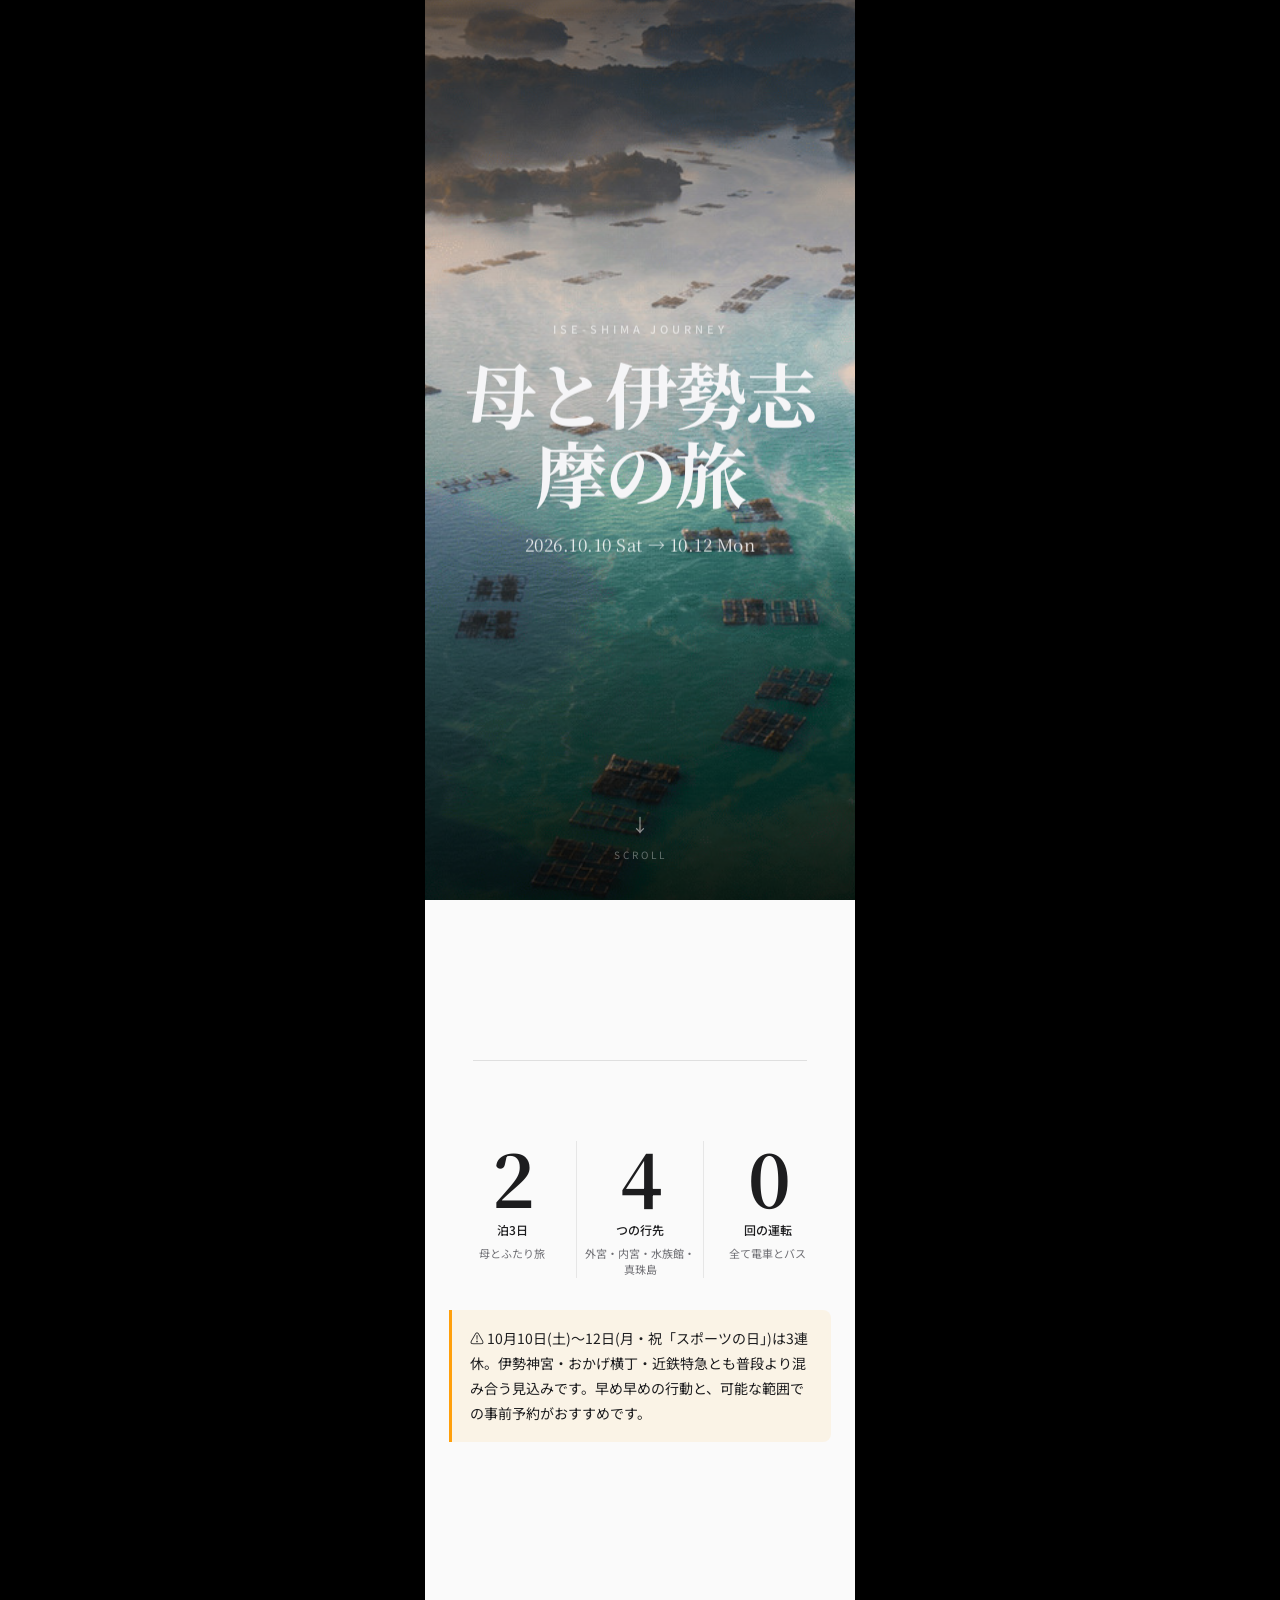
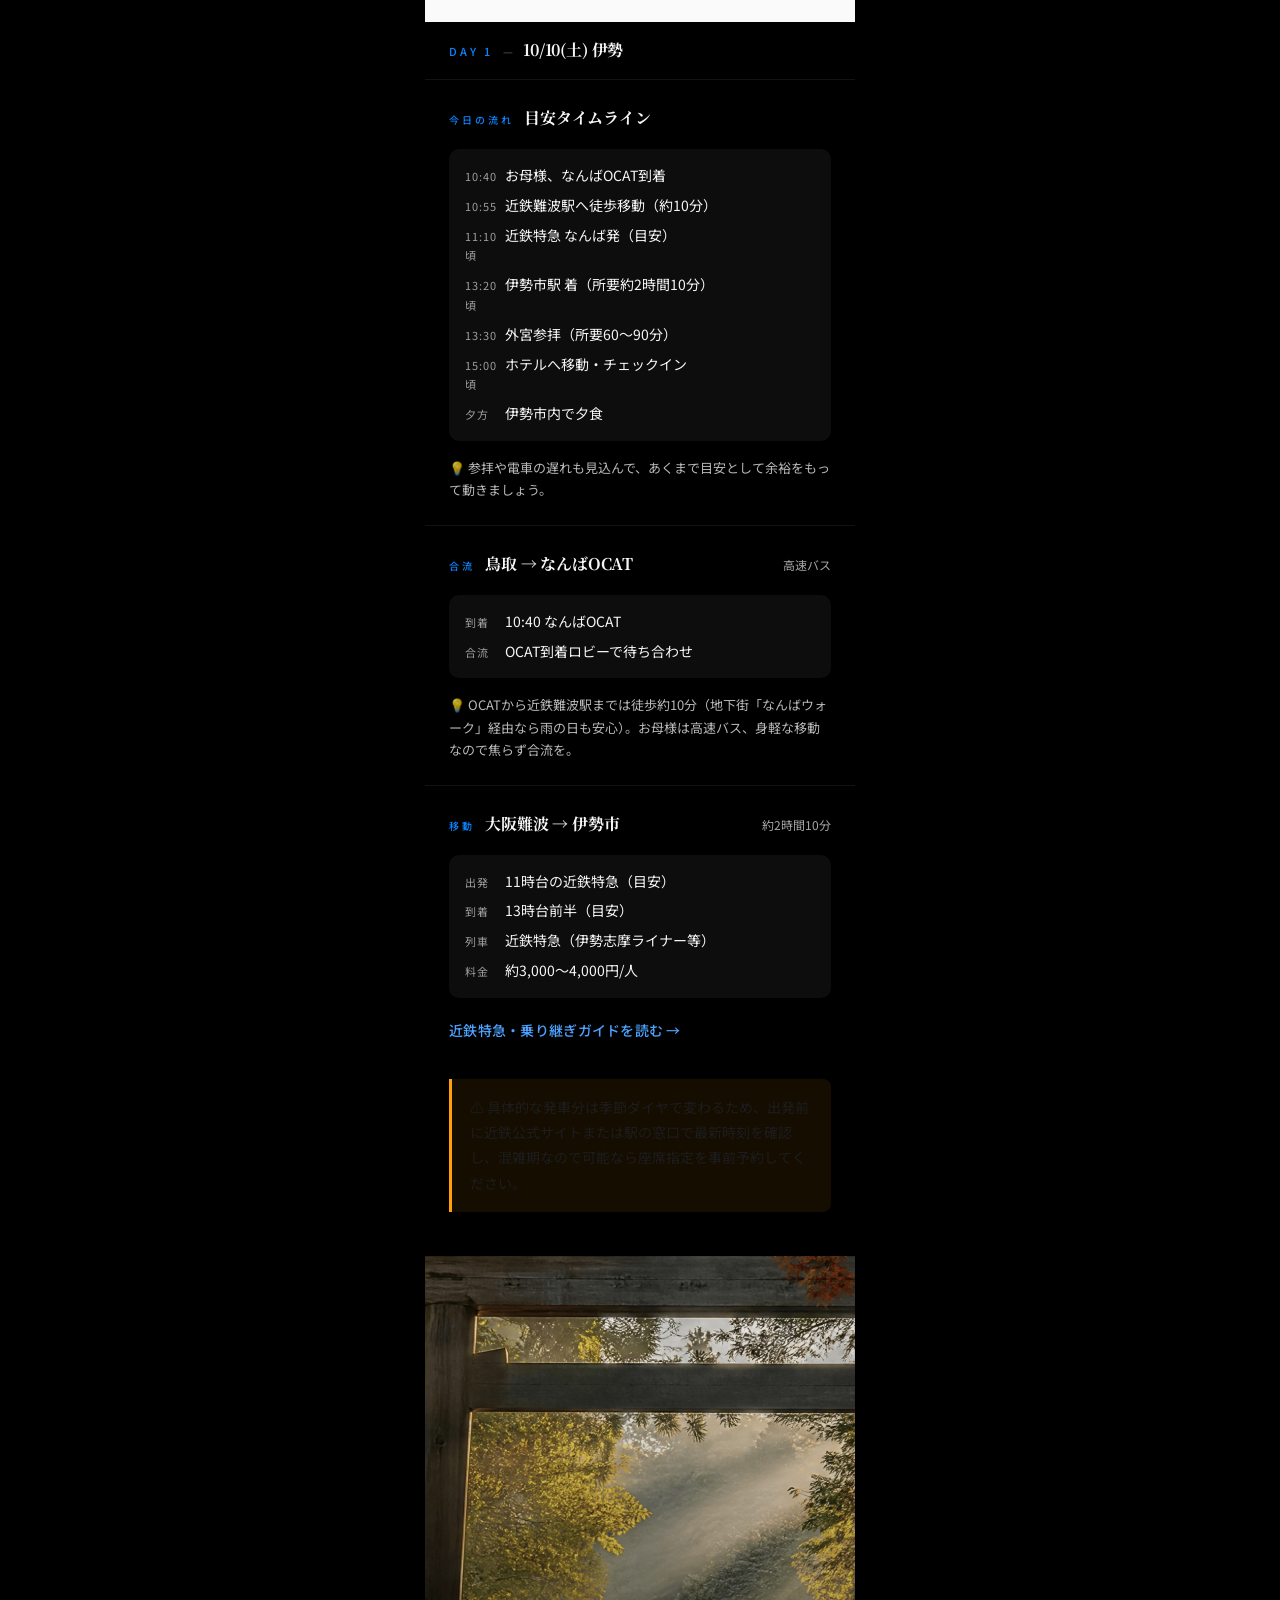
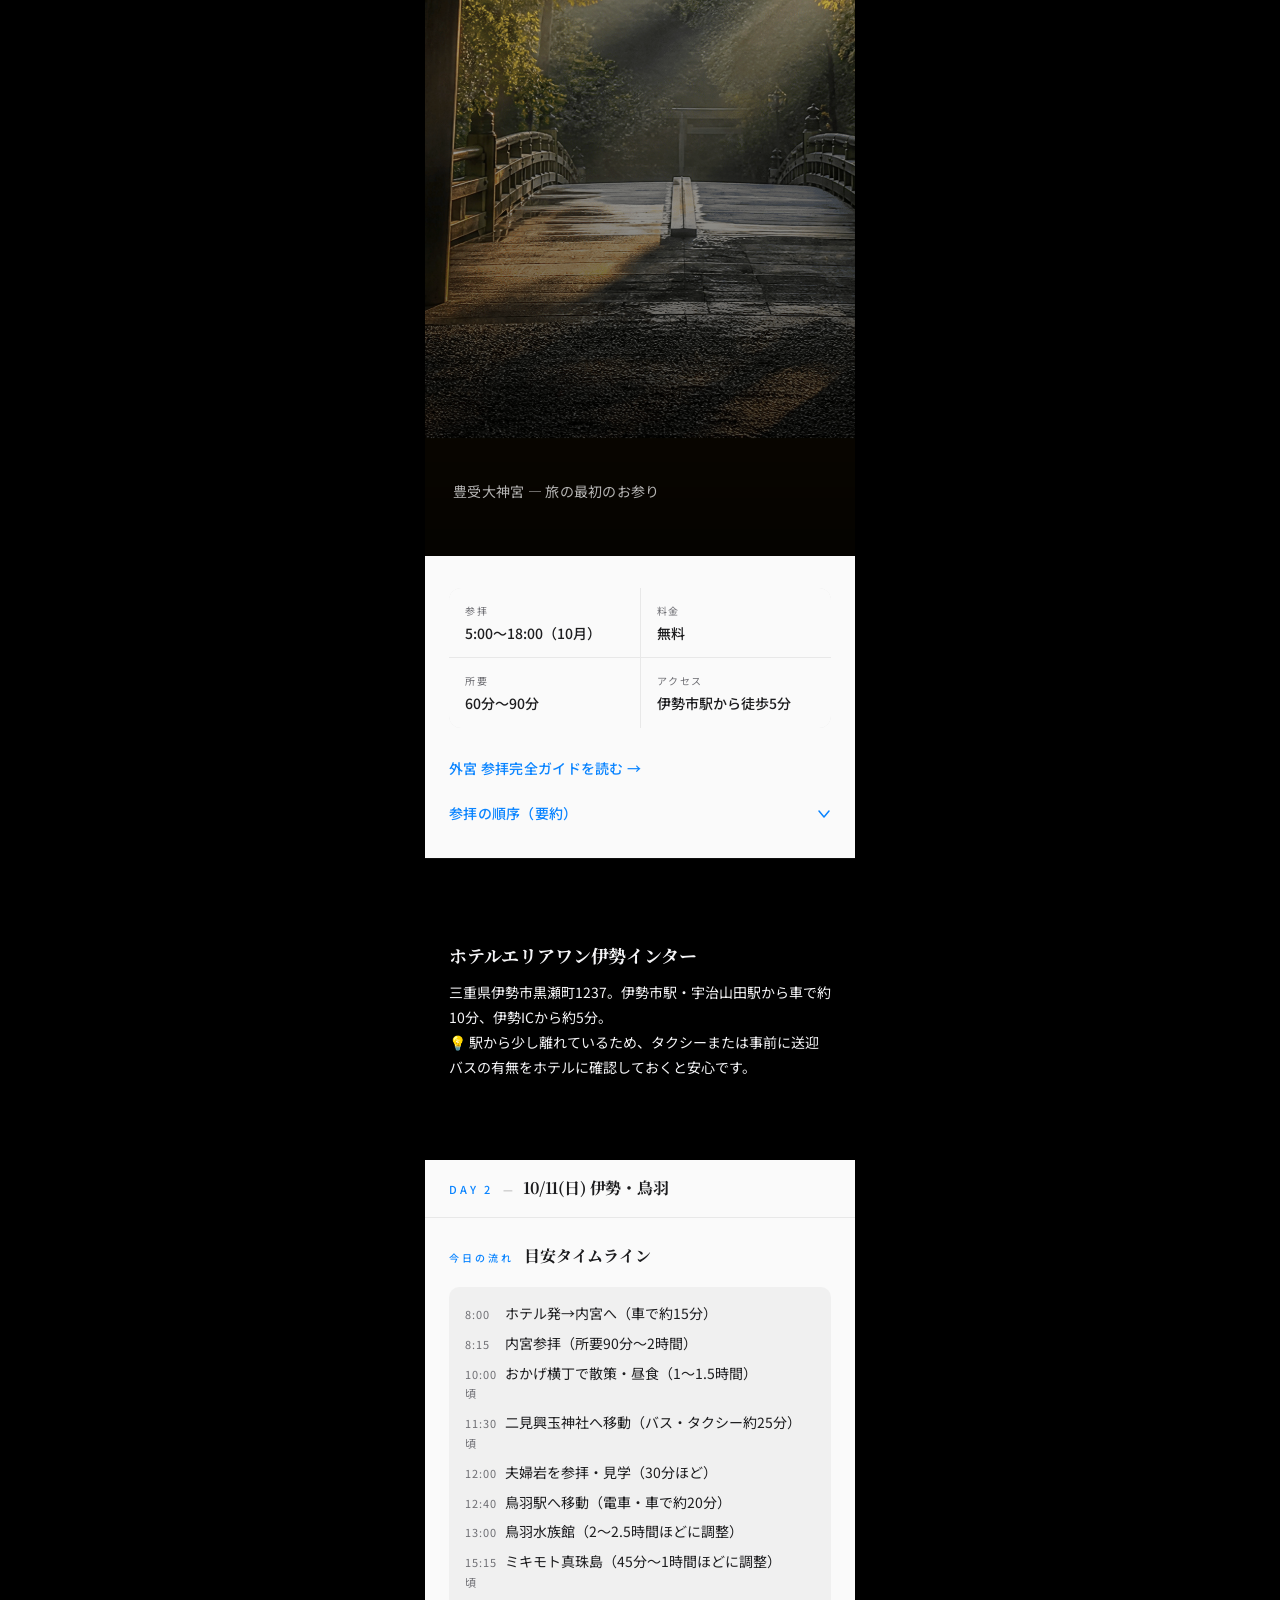
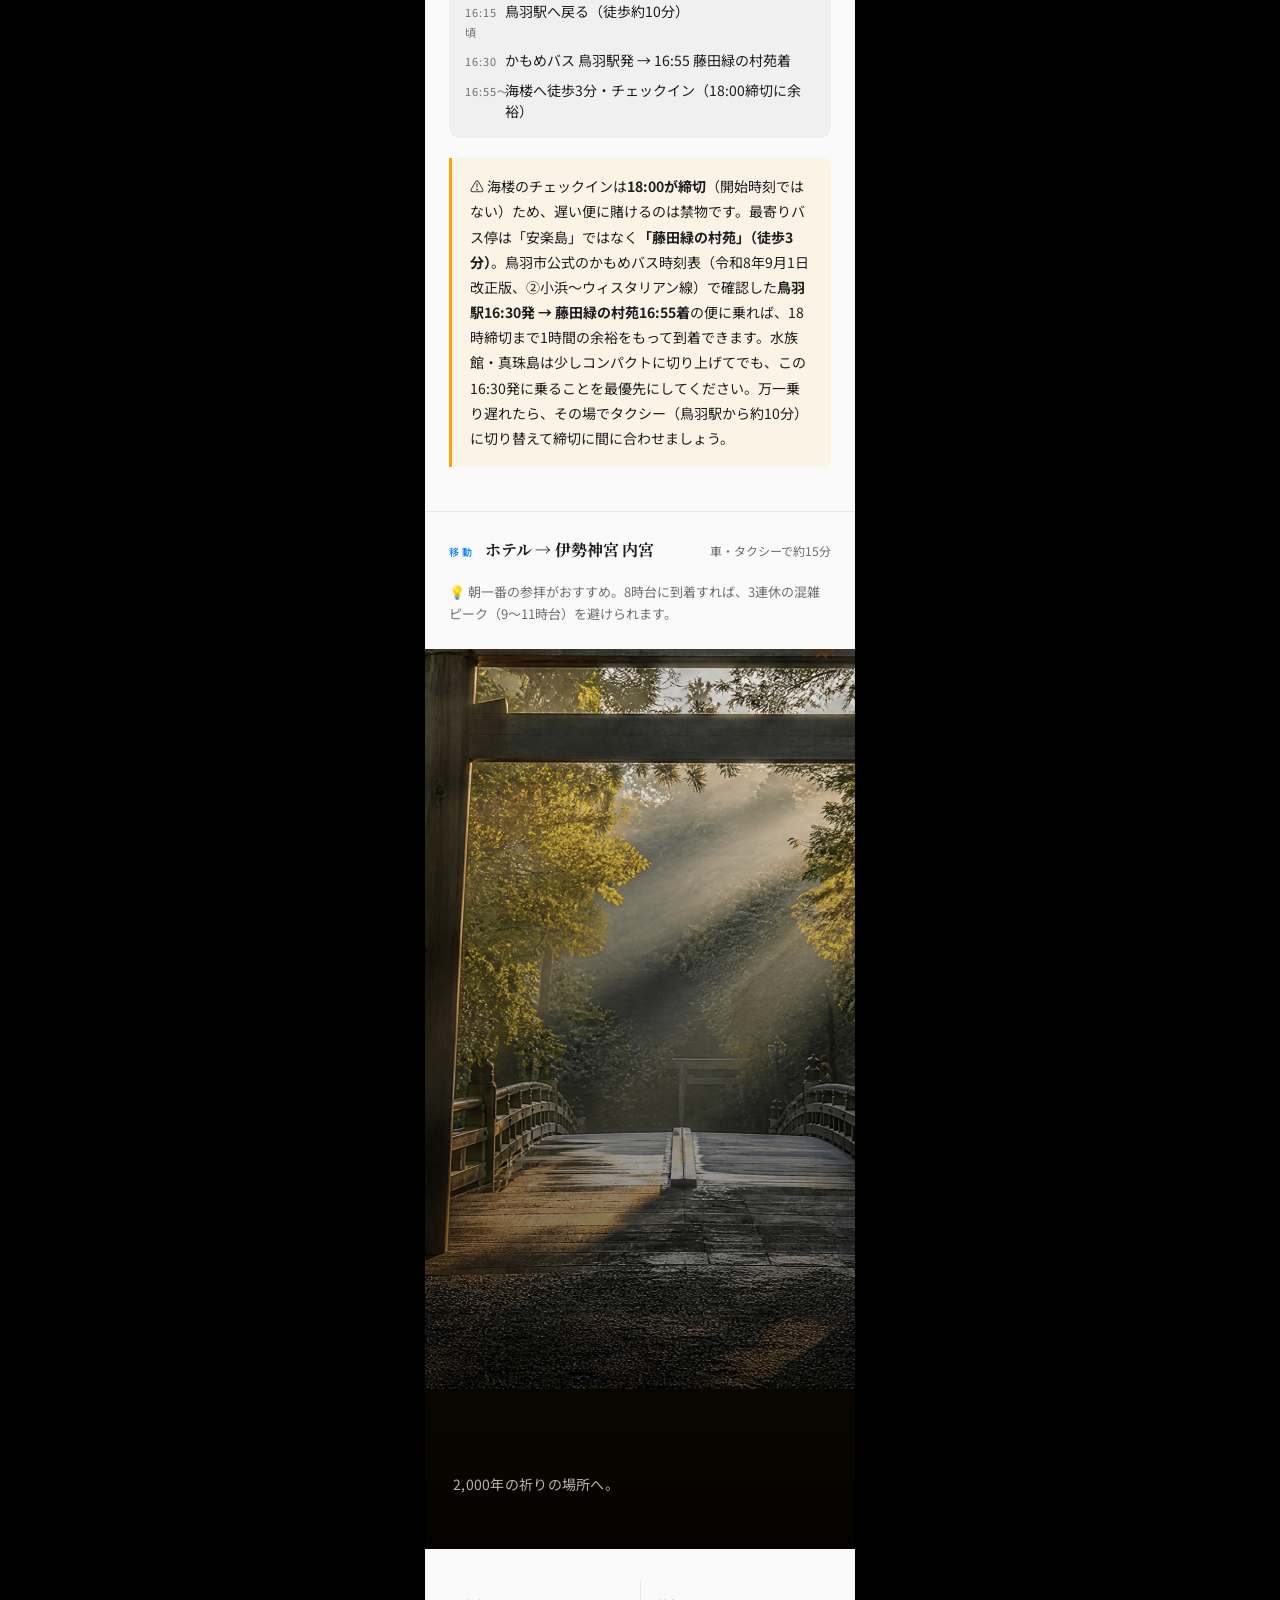
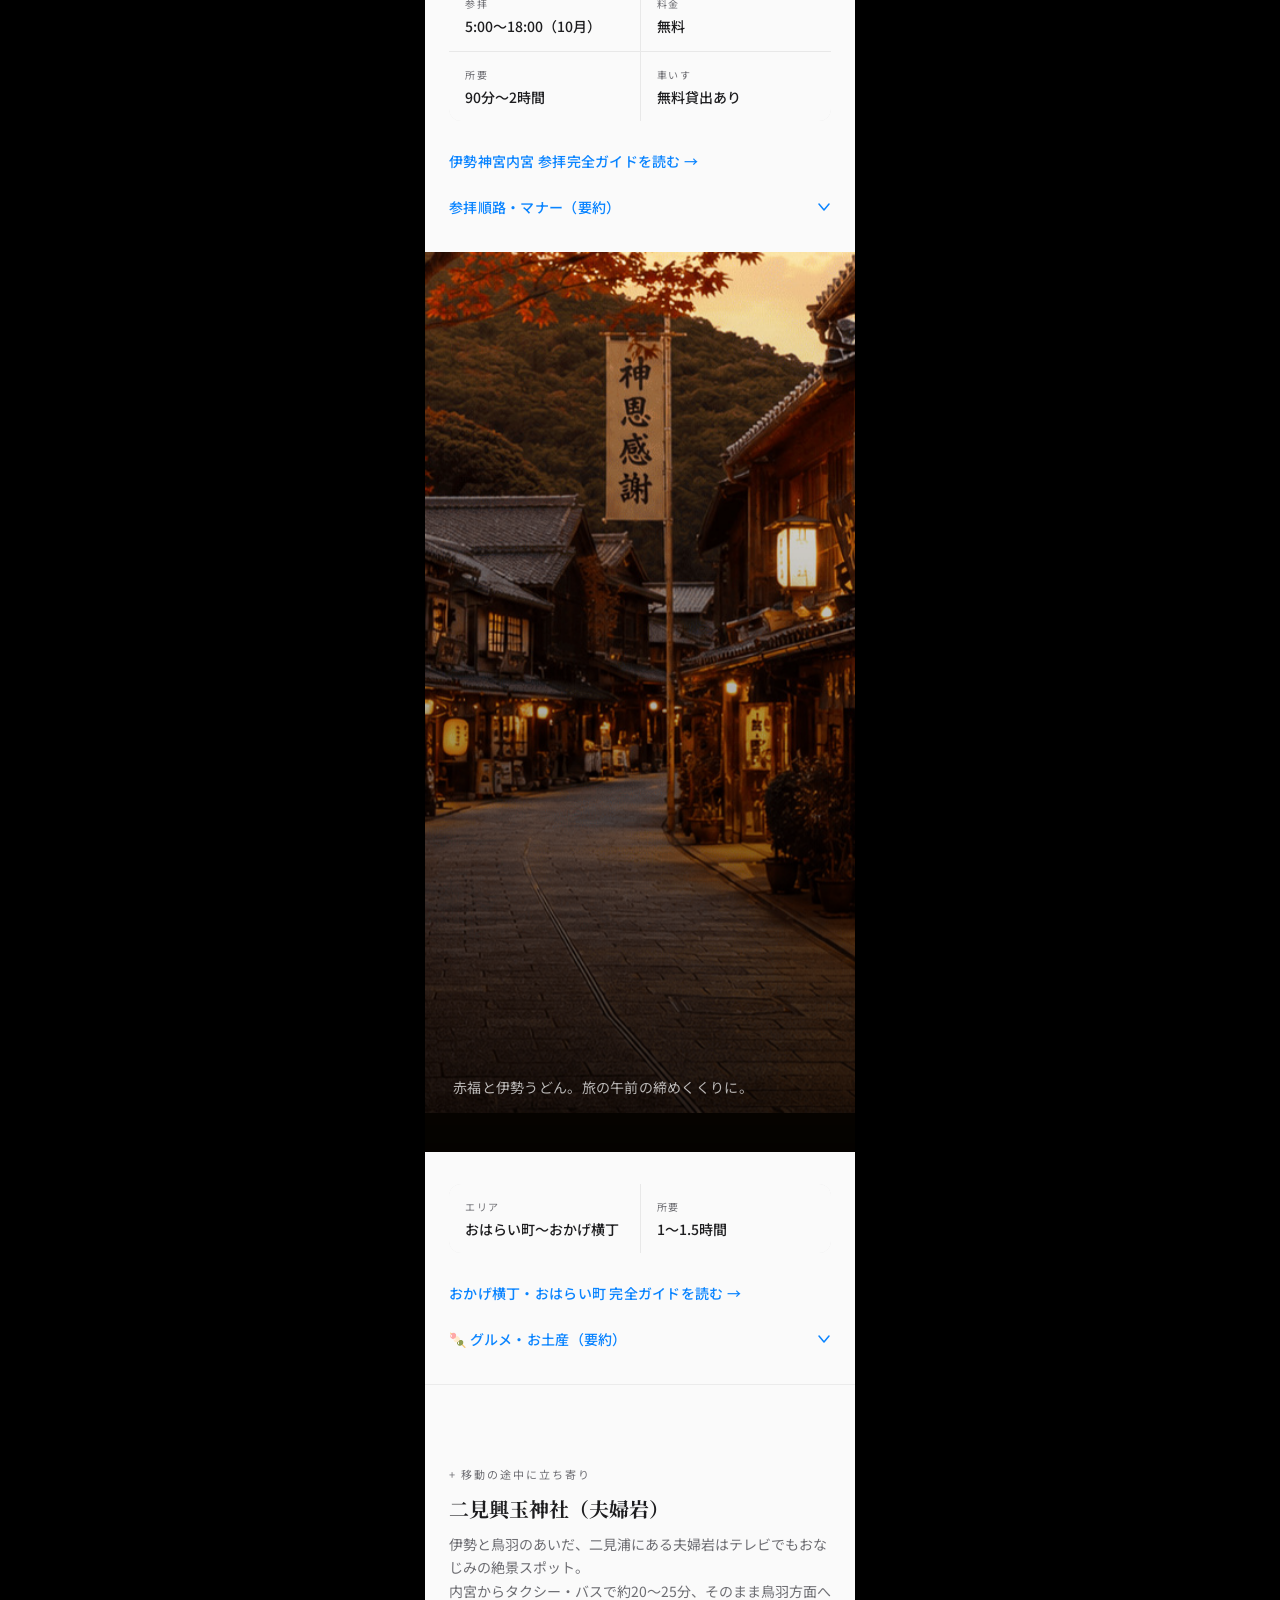
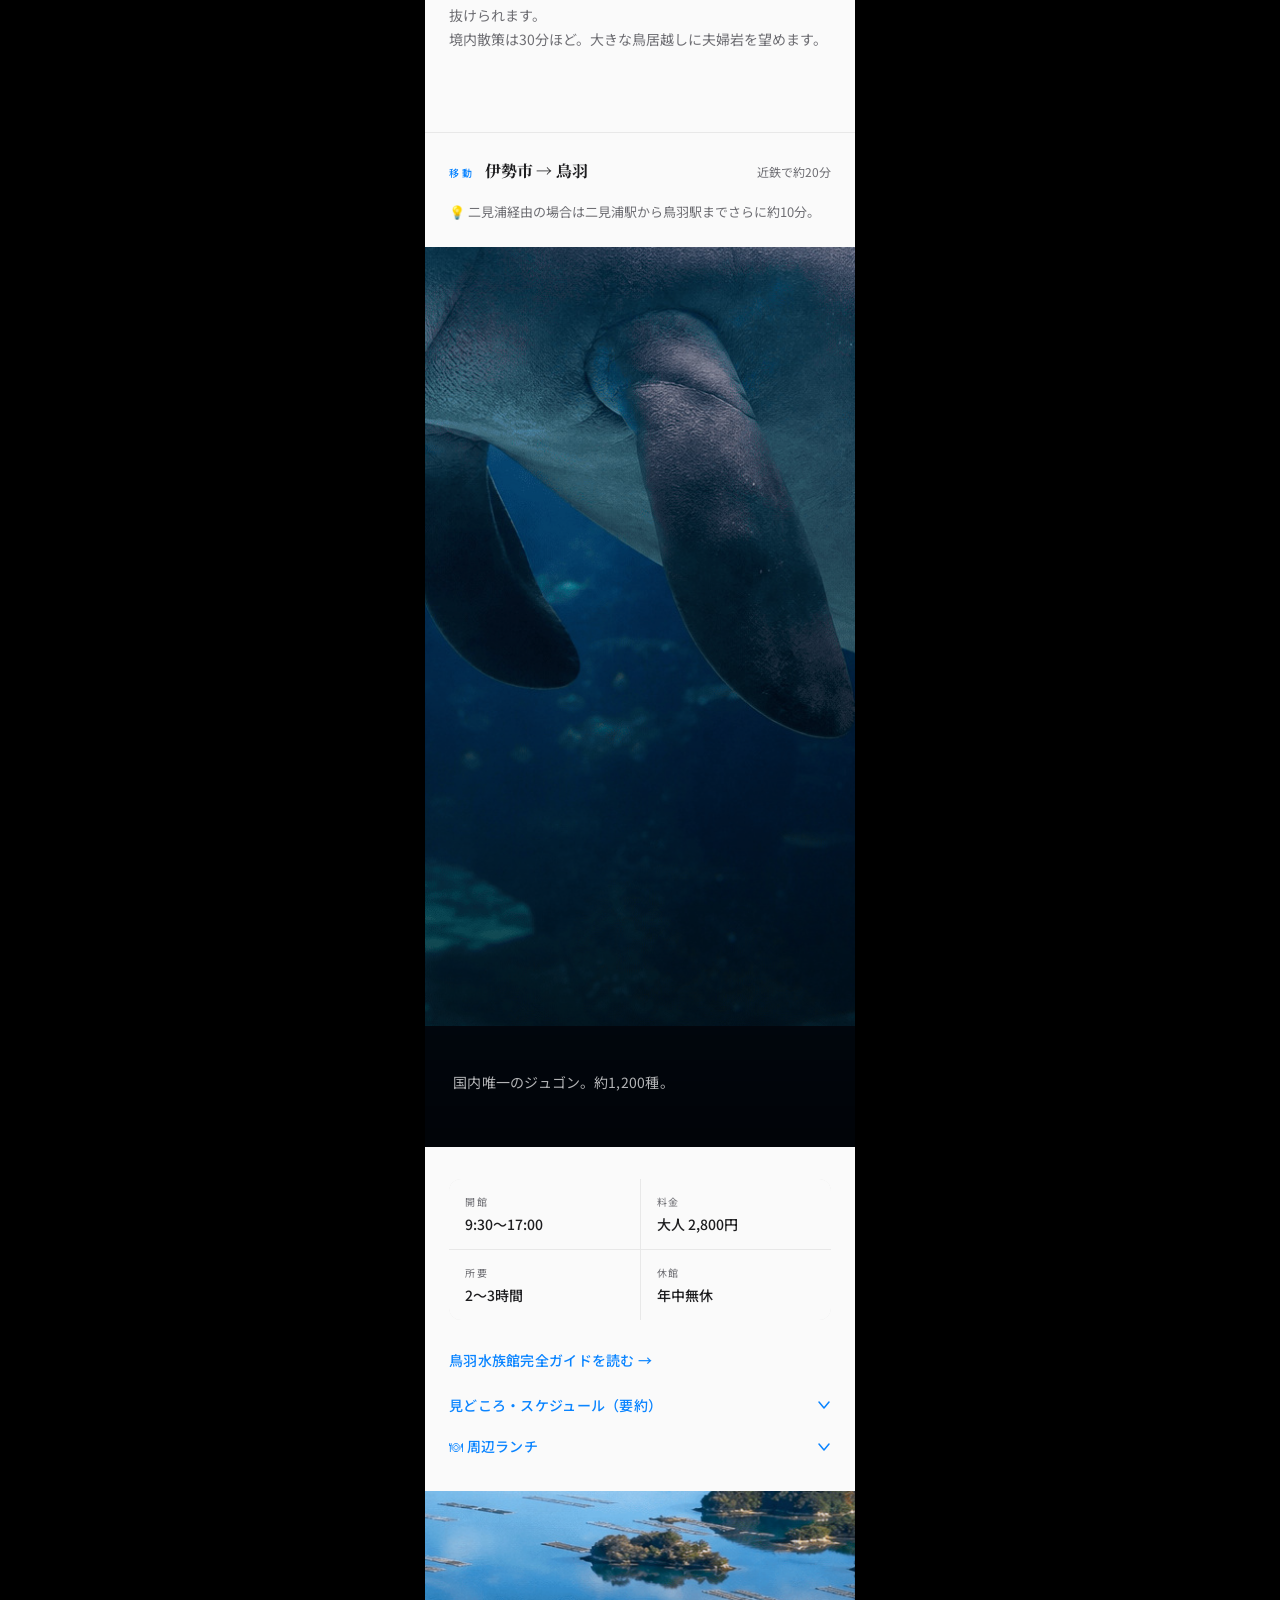
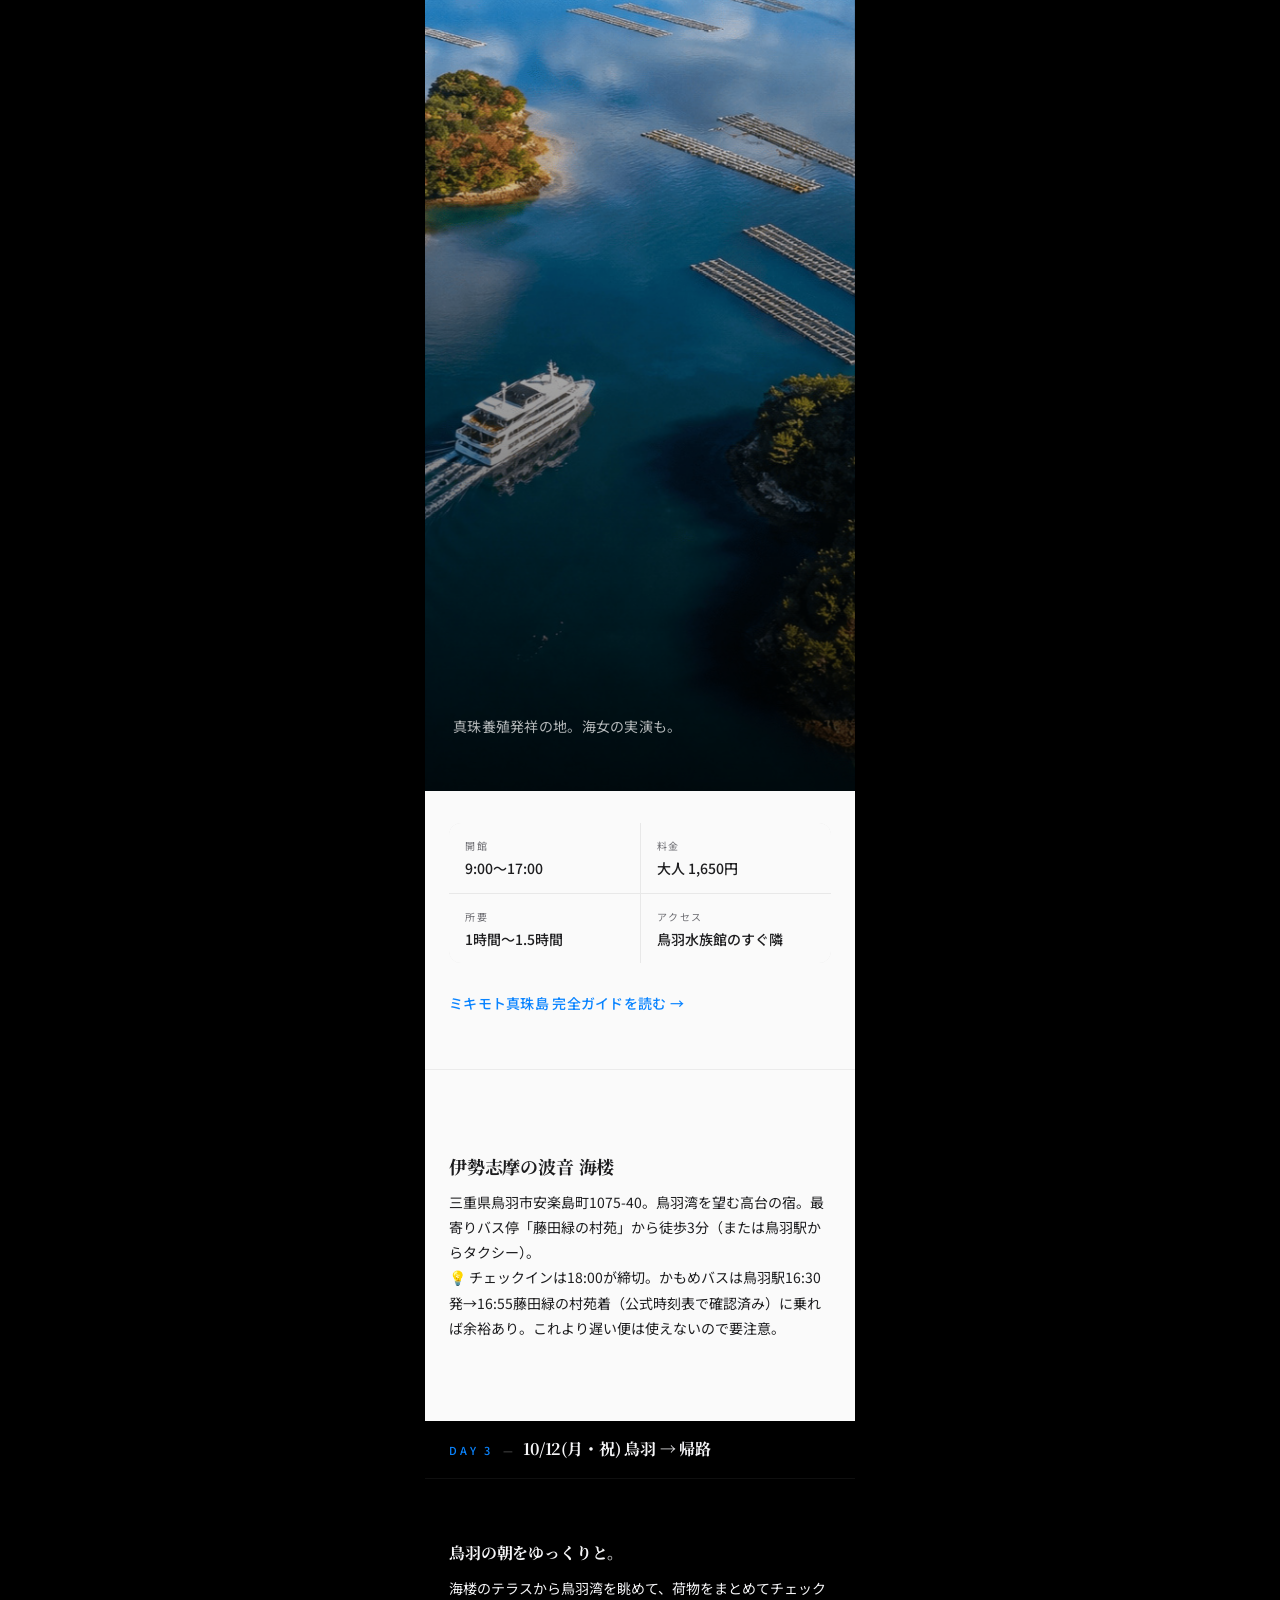
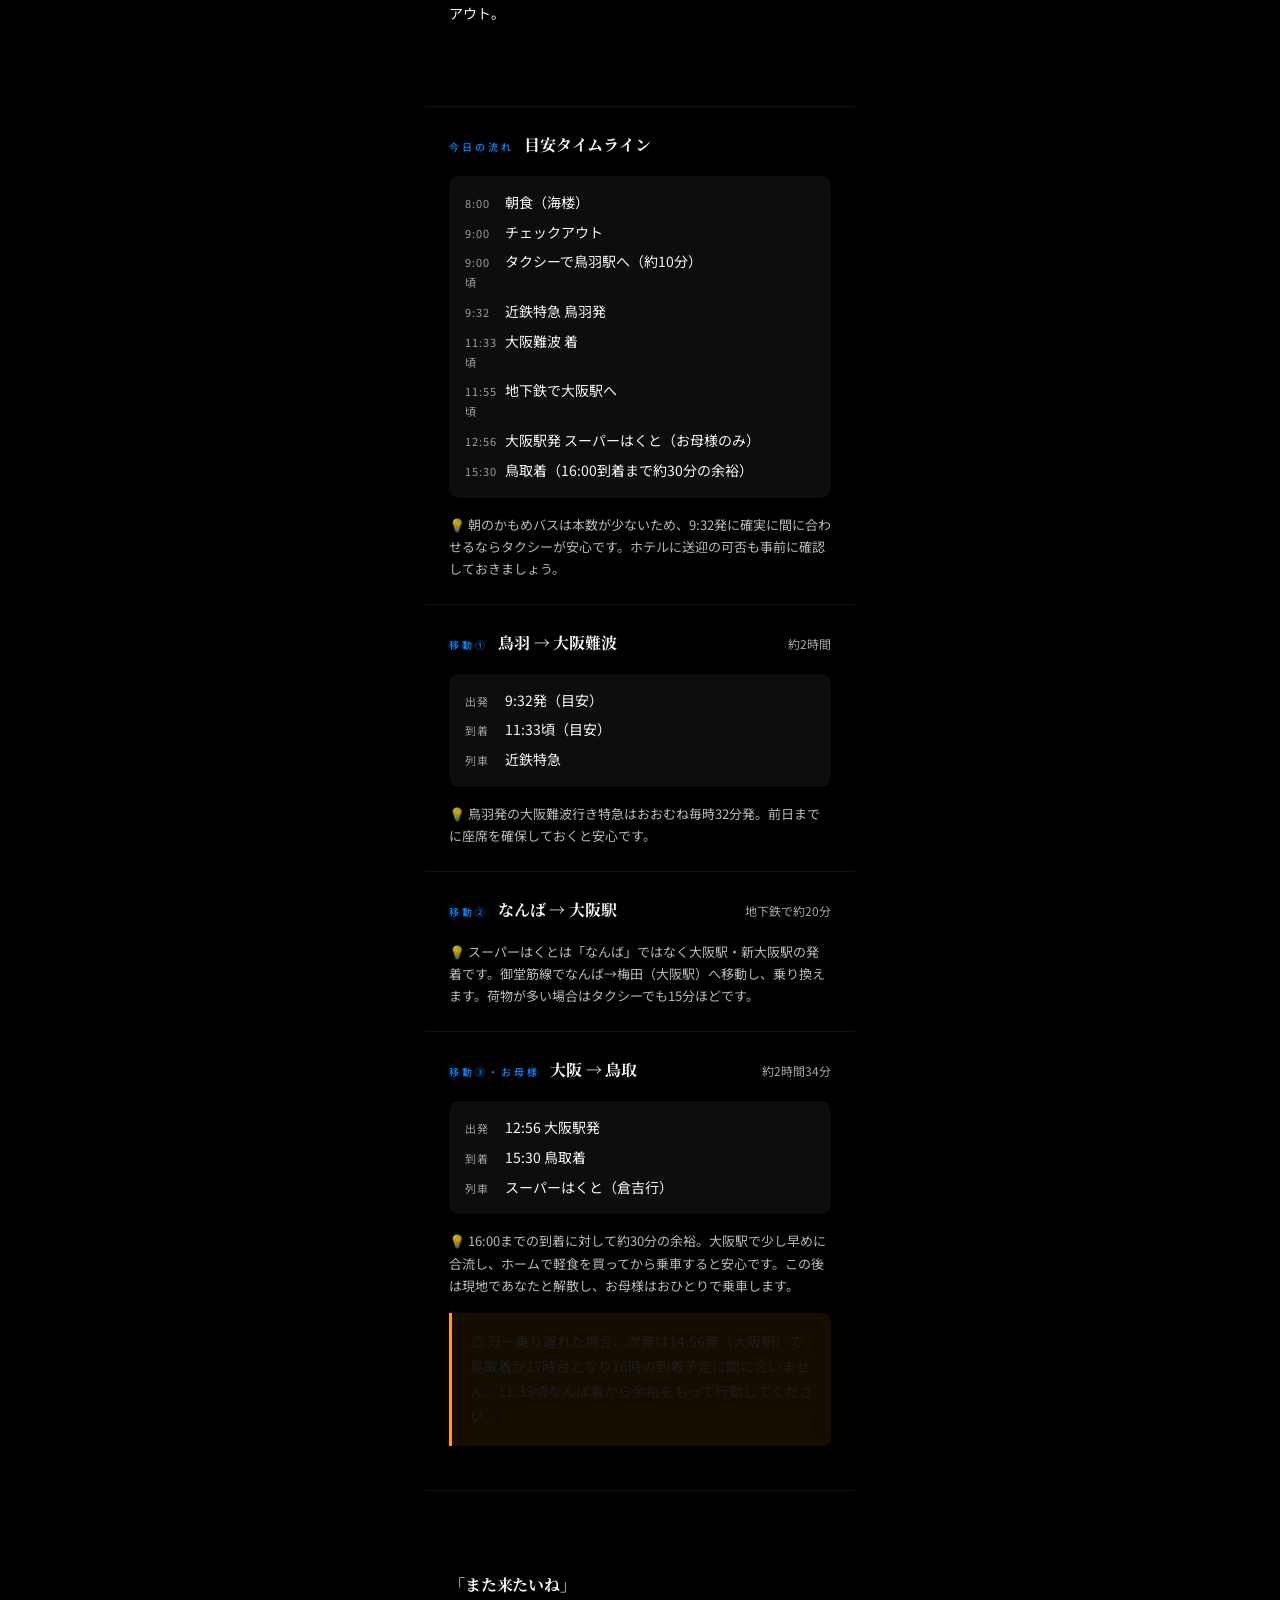
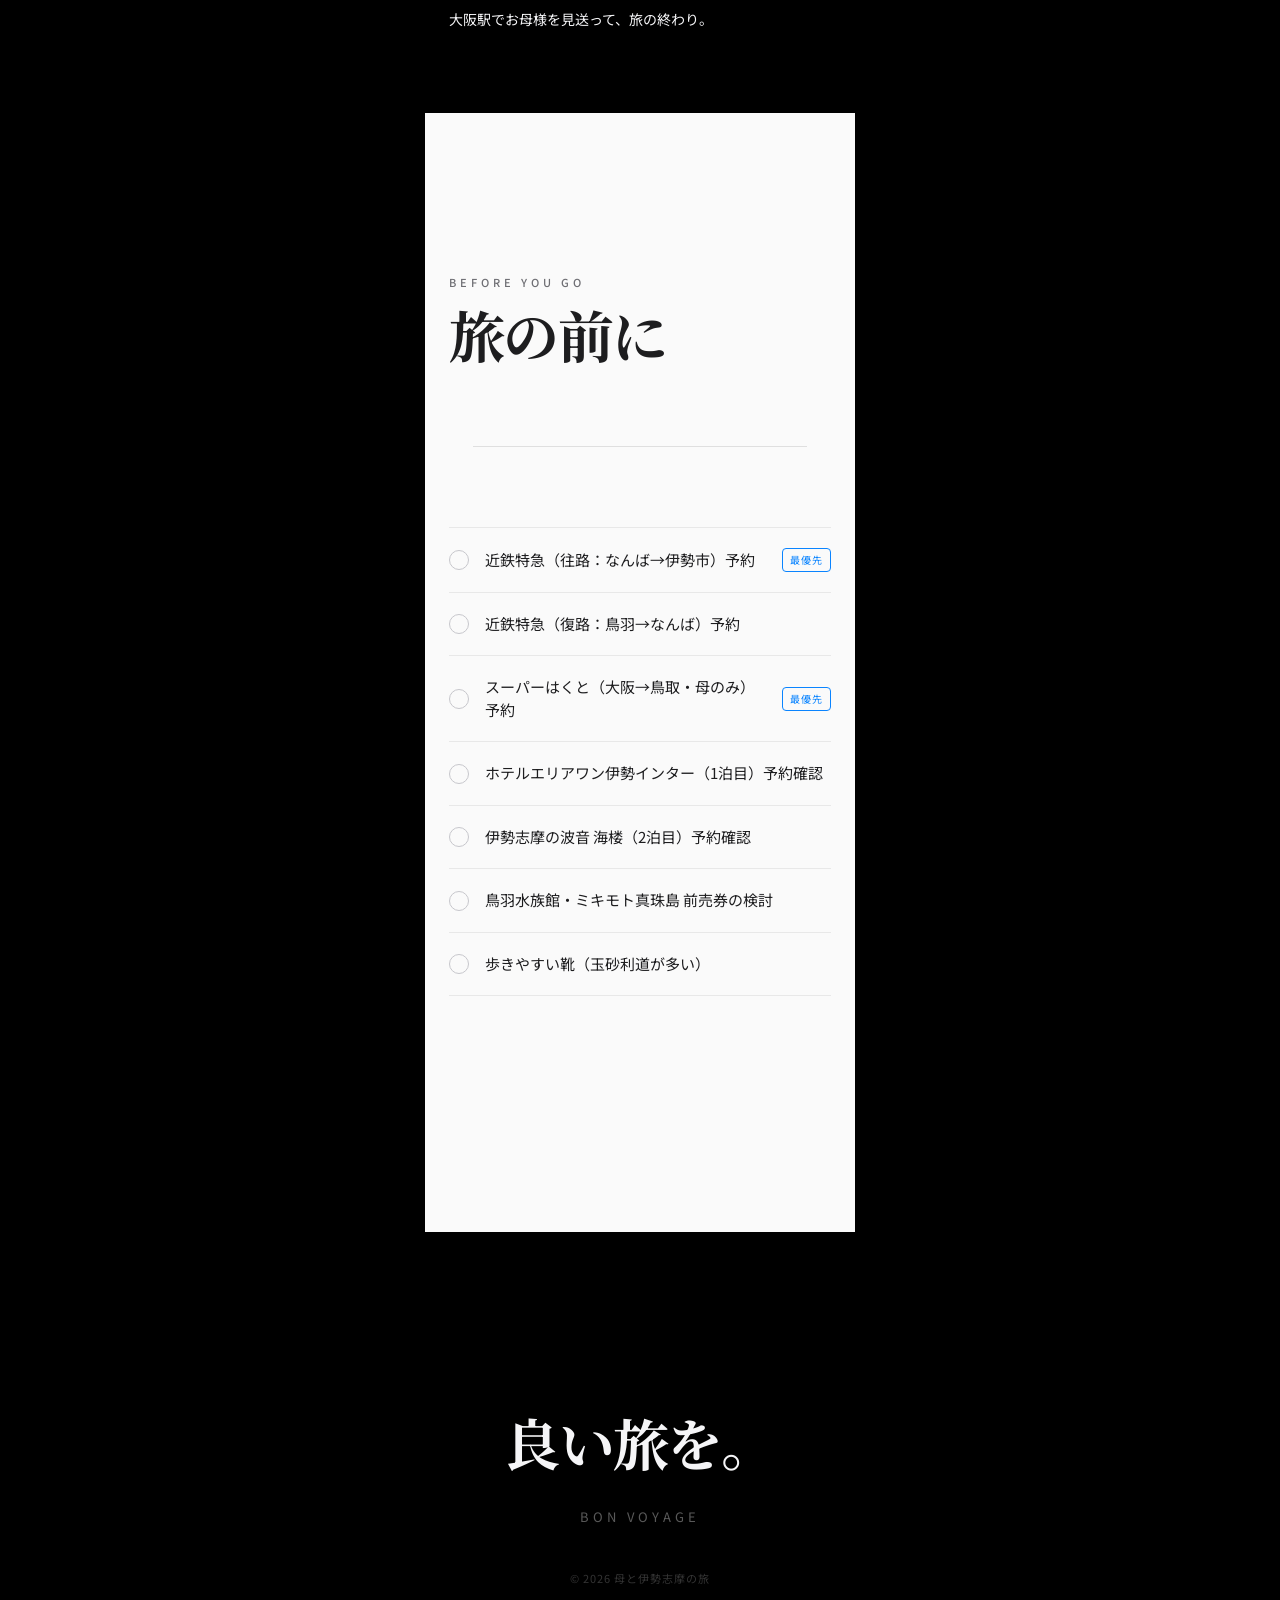
<file: index.html>
<!DOCTYPE html>
<html lang="ja">
<head>
  <meta charset="UTF-8">
  <meta name="viewport" content="width=device-width, initial-scale=1.0">
  <title>伊勢志摩の旅 2026.10.10-12</title>
  <link rel="preconnect" href="https://fonts.googleapis.com">
  <link href="https://fonts.googleapis.com/css2?family=Noto+Serif+JP:wght@700&family=Noto+Sans+JP:wght@400;500&display=swap" rel="stylesheet">
  <link rel="stylesheet" href="css/style.css">
</head>
<body>

  <div id="progress" aria-hidden="true"></div>

  <!-- ① Hero ───────────────────────────── -->
  <section class="s-hero" id="hero">
    <div class="img-block" data-fallback="#050e1a">
      <div class="parallax-wrap">
        <img class="parallax-img" src="assets/images/hero.jpg"
             alt="伊勢志摩の海" loading="eager" decoding="async">
      </div>
      <div class="overlay overlay-both">
        <div class="hero-body" id="hero-body">
          <p class="hero-en fade-hero">Ise-Shima Journey</p>
          <h1 class="hero-h1">
            <span class="line-wrap">
              <span class="line-inner fade-hero" style="animation-delay:.1s">母と伊勢志摩の旅</span>
            </span>
          </h1>
          <p class="hero-catch fade-hero" style="animation-delay:.25s">2026.10.10 Sat → 10.12 Mon</p>
        </div>
        <div class="scroll-hint" aria-hidden="true">
          <span class="scroll-arrow">↓</span>
          <span class="scroll-label">Scroll</span>
        </div>
      </div>
    </div>
  </section>

  <!-- ② Summary ────────────────────────── -->
  <section class="s-summary s-light" id="summary">
    <div class="inner">
      <div class="line-draw reveal-line"></div>
      <div class="stats">
        <div class="stat fade-in">
          <span class="stat-num" data-count="2">0</span>
          <p class="stat-unit">泊3日</p>
          <p class="stat-desc">母とふたり旅</p>
        </div>
        <div class="stat fade-in" style="transition-delay:.12s">
          <span class="stat-num" data-count="4">0</span>
          <p class="stat-unit">つの行先</p>
          <p class="stat-desc">外宮・内宮・水族館・真珠島</p>
        </div>
        <div class="stat fade-in" style="transition-delay:.24s">
          <span class="stat-num" data-count="0">0</span>
          <p class="stat-unit">回の運転</p>
          <p class="stat-desc">全て電車とバス</p>
        </div>
      </div>
      <div class="warn-box" style="margin-top:32px">
        <p>⚠️ 10月10日(土)〜12日(月・祝「スポーツの日」)は3連休。伊勢神宮・おかげ横丁・近鉄特急とも普段より混み合う見込みです。早め早めの行動と、可能な範囲での事前予約がおすすめです。</p>
      </div>
    </div>
  </section>

  <!-- ③ Day 1 ───────────────────────────── -->
  <section class="s-day s-dark" id="day1">

    <header class="day-sticky day-sticky-dark">
      <span class="day-tag">Day 1</span>
      <span class="day-dash">—</span>
      <span class="day-place">10/10(土) 伊勢</span>
    </header>

    <!-- タイムライン -->
    <div class="move-card s-dark fade-in">
      <div class="inner">
        <div class="move-header">
          <span class="move-label">今日の流れ</span>
          <span class="move-route-text">目安タイムライン</span>
        </div>
        <div class="move-grid">
          <div class="mg-item"><span class="mg-k">10:40</span><span class="mg-v">お母様、なんばOCAT到着</span></div>
          <div class="mg-item"><span class="mg-k">10:55</span><span class="mg-v">近鉄難波駅へ徒歩移動（約10分）</span></div>
          <div class="mg-item"><span class="mg-k">11:10頃</span><span class="mg-v">近鉄特急 なんば発（目安）</span></div>
          <div class="mg-item"><span class="mg-k">13:20頃</span><span class="mg-v">伊勢市駅 着（所要約2時間10分）</span></div>
          <div class="mg-item"><span class="mg-k">13:30</span><span class="mg-v">外宮参拝（所要60〜90分）</span></div>
          <div class="mg-item"><span class="mg-k">15:00頃</span><span class="mg-v">ホテルへ移動・チェックイン</span></div>
          <div class="mg-item"><span class="mg-k">夕方</span><span class="mg-v">伊勢市内で夕食</span></div>
        </div>
        <p class="move-tip">💡 参拝や電車の遅れも見込んで、あくまで目安として余裕をもって動きましょう。</p>
      </div>
    </div>

    <!-- 移動ガイド: 鳥取→なんば→伊勢 -->
    <div class="move-card s-dark fade-in">
      <div class="inner">
        <div class="move-header">
          <span class="move-label">合流</span>
          <span class="move-route-text">鳥取 → なんばOCAT</span>
          <span class="move-dur">高速バス</span>
        </div>
        <div class="move-grid">
          <div class="mg-item"><span class="mg-k">到着</span><span class="mg-v">10:40 なんばOCAT</span></div>
          <div class="mg-item"><span class="mg-k">合流</span><span class="mg-v">OCAT到着ロビーで待ち合わせ</span></div>
        </div>
        <p class="move-tip">💡 OCATから近鉄難波駅までは徒歩約10分（地下街「なんばウォーク」経由なら雨の日も安心）。お母様は高速バス、身軽な移動なので焦らず合流を。</p>
      </div>
    </div>

    <div class="move-card s-dark fade-in">
      <div class="inner">
        <div class="move-header">
          <span class="move-label">移動</span>
          <span class="move-route-text">大阪難波 → 伊勢市</span>
          <span class="move-dur">約2時間10分</span>
        </div>
        <div class="move-grid">
          <div class="mg-item"><span class="mg-k">出発</span><span class="mg-v">11時台の近鉄特急（目安）</span></div>
          <div class="mg-item"><span class="mg-k">到着</span><span class="mg-v">13時台前半（目安）</span></div>
          <div class="mg-item"><span class="mg-k">列車</span><span class="mg-v">近鉄特急（伊勢志摩ライナー等）</span></div>
          <div class="mg-item"><span class="mg-k">料金</span><span class="mg-v">約3,000〜4,000円/人</span></div>
        </div>
        <a href="kintetsu.html" class="detail-link detail-link-dark">近鉄特急・乗り継ぎガイドを読む →</a>
        <div class="warn-box" style="margin-top:16px">
          <p>⚠️ 具体的な発車分は季節ダイヤで変わるため、出発前に近鉄公式サイトまたは駅の窓口で最新時刻を確認し、混雑期なので可能なら座席指定を事前予約してください。</p>
        </div>
      </div>
    </div>

    <!-- 外宮画像 -->
    <div class="img-block fade-in" data-fallback="#1a1200">
      <div class="parallax-wrap">
        <img class="parallax-img" src="assets/images/naiku.jpg"
             alt="伊勢神宮外宮・参道" loading="lazy" decoding="async">
      </div>
      <div class="overlay overlay-bottom">
        <div class="overlay-text">
          <h2 class="overlay-title reveal-text">伊勢神宮 外宮</h2>
          <p class="overlay-sub">豊受大神宮 — 旅の最初のお参り</p>
        </div>
      </div>
    </div>

    <!-- 外宮 詳細 -->
    <div class="detail-wrap s-light">
      <div class="inner">
        <div class="info-grid">
          <div class="ig-item"><span class="ig-k">参拝</span><span class="ig-v">5:00〜18:00（10月）</span></div>
          <div class="ig-item"><span class="ig-k">料金</span><span class="ig-v">無料</span></div>
          <div class="ig-item"><span class="ig-k">所要</span><span class="ig-v">60分〜90分</span></div>
          <div class="ig-item"><span class="ig-k">アクセス</span><span class="ig-v">伊勢市駅から徒歩5分</span></div>
        </div>

        <a href="gekuu.html" class="detail-link">外宮 参拝完全ガイドを読む →</a>
        <button class="accordion-btn" aria-expanded="false">
          <span>参拝の順序（要約）</span>
          <svg class="acc-icon" width="14" height="14" viewBox="0 0 14 14" aria-hidden="true">
            <polyline points="2,4 7,10 12,4" fill="none" stroke="currentColor" stroke-width="1.5" stroke-linecap="round" stroke-linejoin="round"/>
          </svg>
        </button>
        <div class="accordion-body">
          <ul class="detail-list">
            <li>古くからの慣わし「外宮先祀」で、内宮より先に外宮からお参りするのが正式な順序</li>
            <li>火除橋を渡り一礼（外宮は左側通行、内宮とは逆）</li>
            <li>御正宮（豊受大神宮）→ 多賀宮（第一別宮）の順で参拝</li>
            <li>1日目は疲れをためないよう、外宮のみでゆっくり過ごす予定</li>
          </ul>
        </div>
      </div>
    </div>

    <!-- 宿泊 -->
    <div class="stay-block">
      <p class="stay-title fade-in">ホテルエリアワン伊勢インター</p>
      <p class="stay-desc fade-in" style="transition-delay:.1s">三重県伊勢市黒瀬町1237。伊勢市駅・宇治山田駅から車で約10分、伊勢ICから約5分。</p>
      <p class="stay-desc fade-in" style="transition-delay:.15s">💡 駅から少し離れているため、タクシーまたは事前に送迎バスの有無をホテルに確認しておくと安心です。</p>
    </div>

  </section>

  <!-- ④ Day 2 ───────────────────────────── -->
  <section class="s-day s-light" id="day2">

    <header class="day-sticky day-sticky-light">
      <span class="day-tag">Day 2</span>
      <span class="day-dash">—</span>
      <span class="day-place">10/11(日) 伊勢・鳥羽</span>
    </header>

    <!-- タイムライン -->
    <div class="move-card s-light move-card-light fade-in">
      <div class="inner">
        <div class="move-header">
          <span class="move-label move-label-light">今日の流れ</span>
          <span class="move-route-text move-route-light">目安タイムライン</span>
        </div>
        <div class="move-grid move-grid-light">
          <div class="mg-item"><span class="mg-k">8:00</span><span class="mg-v">ホテル発→内宮へ（車で約15分）</span></div>
          <div class="mg-item"><span class="mg-k">8:15</span><span class="mg-v">内宮参拝（所要90分〜2時間）</span></div>
          <div class="mg-item"><span class="mg-k">10:00頃</span><span class="mg-v">おかげ横丁で散策・昼食（1〜1.5時間）</span></div>
          <div class="mg-item"><span class="mg-k">11:30頃</span><span class="mg-v">二見興玉神社へ移動（バス・タクシー約25分）</span></div>
          <div class="mg-item"><span class="mg-k">12:00</span><span class="mg-v">夫婦岩を参拝・見学（30分ほど）</span></div>
          <div class="mg-item"><span class="mg-k">12:40</span><span class="mg-v">鳥羽駅へ移動（電車・車で約20分）</span></div>
          <div class="mg-item"><span class="mg-k">13:00</span><span class="mg-v">鳥羽水族館（2〜2.5時間ほどに調整）</span></div>
          <div class="mg-item"><span class="mg-k">15:15頃</span><span class="mg-v">ミキモト真珠島（45分〜1時間ほどに調整）</span></div>
          <div class="mg-item"><span class="mg-k">16:15頃</span><span class="mg-v">鳥羽駅へ戻る（徒歩約10分）</span></div>
          <div class="mg-item"><span class="mg-k">16:30</span><span class="mg-v">かもめバス 鳥羽駅発 → 16:55 藤田緑の村苑着</span></div>
          <div class="mg-item"><span class="mg-k">16:55〜</span><span class="mg-v">海楼へ徒歩3分・チェックイン（18:00締切に余裕）</span></div>
        </div>
        <div class="warn-box">
          <p>⚠️ 海楼のチェックインは<strong>18:00が締切</strong>（開始時刻ではない）ため、遅い便に賭けるのは禁物です。最寄りバス停は「安楽島」ではなく<strong>「藤田緑の村苑」（徒歩3分）</strong>。鳥羽市公式のかもめバス時刻表（令和8年9月1日改正版、②小浜〜ウィスタリアン線）で確認した<strong>鳥羽駅16:30発 → 藤田緑の村苑16:55着</strong>の便に乗れば、18時締切まで1時間の余裕をもって到着できます。水族館・真珠島は少しコンパクトに切り上げてでも、この16:30発に乗ることを最優先にしてください。万一乗り遅れたら、その場でタクシー（鳥羽駅から約10分）に切り替えて締切に間に合わせましょう。</p>
        </div>
      </div>
    </div>

    <!-- 移動ガイド: ホテル→内宮 -->
    <div class="move-card s-light move-card-light fade-in">
      <div class="inner">
        <div class="move-header">
          <span class="move-label move-label-light">移動</span>
          <span class="move-route-text move-route-light">ホテル → 伊勢神宮 内宮</span>
          <span class="move-dur move-dur-light">車・タクシーで約15分</span>
        </div>
        <p class="move-tip">💡 朝一番の参拝がおすすめ。8時台に到着すれば、3連休の混雑ピーク（9〜11時台）を避けられます。</p>
      </div>
    </div>

    <!-- 伊勢神宮画像 -->
    <div class="img-block fade-in" data-fallback="#1a1200">
      <div class="parallax-wrap">
        <img class="parallax-img" src="assets/images/naiku.jpg"
             alt="伊勢神宮内宮・参道" loading="lazy" decoding="async">
      </div>
      <div class="overlay overlay-bottom">
        <div class="overlay-text">
          <h2 class="overlay-title reveal-text">伊勢神宮 内宮</h2>
          <p class="overlay-sub">2,000年の祈りの場所へ。</p>
        </div>
      </div>
    </div>

    <!-- 伊勢神宮 詳細 -->
    <div class="detail-wrap s-light">
      <div class="inner">
        <div class="info-grid">
          <div class="ig-item"><span class="ig-k">参拝</span><span class="ig-v">5:00〜18:00（10月）</span></div>
          <div class="ig-item"><span class="ig-k">料金</span><span class="ig-v">無料</span></div>
          <div class="ig-item"><span class="ig-k">所要</span><span class="ig-v">90分〜2時間</span></div>
          <div class="ig-item"><span class="ig-k">車いす</span><span class="ig-v">無料貸出あり</span></div>
        </div>

        <a href="naiku.html" class="detail-link">伊勢神宮内宮 参拝完全ガイドを読む →</a>
        <button class="accordion-btn" aria-expanded="false">
          <span>参拝順路・マナー（要約）</span>
          <svg class="acc-icon" width="14" height="14" viewBox="0 0 14 14" aria-hidden="true">
            <polyline points="2,4 7,10 12,4" fill="none" stroke="currentColor" stroke-width="1.5" stroke-linecap="round" stroke-linejoin="round"/>
          </svg>
        </button>
        <div class="accordion-body">
          <div class="sub-section">
            <p class="sub-title">参拝の順路</p>
            <ol class="order-list">
              <li>宇治橋で一礼してから渡る（右側通行）</li>
              <li>五十鈴川御手洗場で手を清める</li>
              <li>御正宮（天照大御神）へ参拝</li>
              <li>荒祭宮へ（個人的なお願いはここで）</li>
            </ol>
          </div>
          <div class="sub-section">
            <p class="sub-title">参拝マナー</p>
            <ul class="detail-list">
              <li>参道は中央（正中）を歩かない。神の通り道</li>
              <li>御正宮では「感謝」を伝えるのが慣わし</li>
              <li>鳥居の前後で軽く一礼を忘れずに</li>
              <li>玉砂利道あり。歩きやすい靴が必須</li>
            </ul>
          </div>
        </div>
      </div>
    </div>

    <!-- おかげ横丁画像 -->
    <div class="img-block fade-in" data-fallback="#1a0e00">
      <div class="parallax-wrap">
        <img class="parallax-img" src="assets/images/okage.jpg"
             alt="おかげ横丁" loading="lazy" decoding="async">
      </div>
      <div class="overlay overlay-bottom">
        <div class="overlay-text">
          <h2 class="overlay-title reveal-text">おかげ横丁</h2>
          <p class="overlay-sub">赤福と伊勢うどん。旅の午前の締めくくりに。</p>
        </div>
      </div>
    </div>

    <!-- おかげ横丁 詳細 -->
    <div class="detail-wrap s-light">
      <div class="inner">
        <div class="info-grid">
          <div class="ig-item"><span class="ig-k">エリア</span><span class="ig-v">おはらい町〜おかげ横丁</span></div>
          <div class="ig-item"><span class="ig-k">所要</span><span class="ig-v">1〜1.5時間</span></div>
        </div>

        <a href="okage.html" class="detail-link">おかげ横丁・おはらい町 完全ガイドを読む →</a>
        <button class="accordion-btn" aria-expanded="false">
          <span>🍡 グルメ・お土産（要約）</span>
          <svg class="acc-icon" width="14" height="14" viewBox="0 0 14 14" aria-hidden="true">
            <polyline points="2,4 7,10 12,4" fill="none" stroke="currentColor" stroke-width="1.5" stroke-linecap="round" stroke-linejoin="round"/>
          </svg>
        </button>
        <div class="accordion-body">
          <div class="gourmet-list">
            <div class="gourmet-item">
              <div class="gi-header">
                <span class="gi-name">赤福本店</span>
                <span class="gi-price">餅2個＋茶 400円</span>
              </div>
              <p class="gi-desc">朝5:00から営業。店内で出来立てを味わえる、伊勢土産の代名詞</p>
            </div>
            <div class="gourmet-item">
              <div class="gi-header">
                <span class="gi-name">ふくすけ</span>
                <span class="gi-price">伊勢うどん 650円〜</span>
              </div>
              <p class="gi-desc">三重産小麦の極太もっちり麺。テレビでもよく紹介される伊勢名物</p>
            </div>
          </div>
        </div>
      </div>
    </div>

    <!-- 二見興玉神社（夫婦岩） -->
    <div class="optional-spot s-light fade-in">
      <div class="inner">
        <p class="opt-tag">+ 移動の途中に立ち寄り</p>
        <p class="opt-title">二見興玉神社（夫婦岩）</p>
        <p class="opt-desc">伊勢と鳥羽のあいだ、二見浦にある夫婦岩はテレビでもおなじみの絶景スポット。<br>内宮からタクシー・バスで約20〜25分、そのまま鳥羽方面へ抜けられます。<br>境内散策は30分ほど。大きな鳥居越しに夫婦岩を望めます。</p>
      </div>
    </div>

    <!-- 移動ガイド: 伊勢→鳥羽 -->
    <div class="move-card s-light move-card-light fade-in">
      <div class="inner">
        <div class="move-header">
          <span class="move-label move-label-light">移動</span>
          <span class="move-route-text move-route-light">伊勢市 → 鳥羽</span>
          <span class="move-dur move-dur-light">近鉄で約20分</span>
        </div>
        <p class="move-tip">💡 二見浦経由の場合は二見浦駅から鳥羽駅までさらに約10分。</p>
      </div>
    </div>

    <!-- 鳥羽水族館画像 -->
    <div class="img-block fade-in" data-fallback="#061428">
      <div class="parallax-wrap">
        <img class="parallax-img" src="assets/images/aquarium.jpg"
             alt="鳥羽水族館" loading="lazy" decoding="async">
      </div>
      <div class="overlay overlay-bottom">
        <div class="overlay-text">
          <h2 class="overlay-title reveal-text">鳥羽水族館</h2>
          <p class="overlay-sub">国内唯一のジュゴン。約1,200種。</p>
        </div>
      </div>
    </div>

    <!-- 鳥羽水族館 詳細 -->
    <div class="detail-wrap s-light">
      <div class="inner">
        <div class="info-grid">
          <div class="ig-item"><span class="ig-k">開館</span><span class="ig-v">9:30〜17:00</span></div>
          <div class="ig-item"><span class="ig-k">料金</span><span class="ig-v">大人 2,800円</span></div>
          <div class="ig-item"><span class="ig-k">所要</span><span class="ig-v">2〜3時間</span></div>
          <div class="ig-item"><span class="ig-k">休館</span><span class="ig-v">年中無休</span></div>
        </div>

        <a href="aquarium.html" class="detail-link">鳥羽水族館完全ガイドを読む →</a>
        <button class="accordion-btn" aria-expanded="false">
          <span>見どころ・スケジュール（要約）</span>
          <svg class="acc-icon" width="14" height="14" viewBox="0 0 14 14" aria-hidden="true">
            <polyline points="2,4 7,10 12,4" fill="none" stroke="currentColor" stroke-width="1.5" stroke-linecap="round" stroke-linejoin="round"/>
          </svg>
        </button>
        <div class="accordion-body">
          <div class="sub-section">
            <p class="sub-title">🦭 アシカショー</p>
            <div class="time-tags">
              <span class="time-tag">10:30</span>
              <span class="time-tag">13:00</span>
              <span class="time-tag">15:30</span>
            </div>
            <p class="sub-note">午後到着なら13:00か15:30の回を狙って</p>
          </div>
          <div class="sub-section">
            <p class="sub-title">🦦 ラッコ（2頭）／ 🐟 ジュゴン「セレナ」</p>
            <ul class="detail-list">
              <li>メイ・キラの2頭のラッコ。貝を石で割る仕草がかわいい</li>
              <li>日本国内で唯一飼育のジュゴン「セレナ」。テレビでもよく取り上げられる名物</li>
            </ul>
          </div>
          <div class="sub-section">
            <p class="sub-title">💡 おすすめの過ごし方</p>
            <ul class="detail-list">
              <li>全館バリアフリー対応・車いす貸出あり</li>
              <li>入館料はオンラインチケットサイトで少し安く買えることも</li>
            </ul>
          </div>
        </div>

        <button class="accordion-btn" aria-expanded="false" style="margin-top:16px">
          <span>🍽 周辺ランチ</span>
          <svg class="acc-icon" width="14" height="14" viewBox="0 0 14 14" aria-hidden="true">
            <polyline points="2,4 7,10 12,4" fill="none" stroke="currentColor" stroke-width="1.5" stroke-linecap="round" stroke-linejoin="round"/>
          </svg>
        </button>
        <div class="accordion-body">
          <div class="gourmet-list">
            <div class="gourmet-item">
              <div class="gi-header">
                <span class="gi-name">浜幸</span>
                <span class="gi-dist">鳥羽駅すぐ</span>
              </div>
              <p class="gi-desc">漁師直営。手こね寿司・海鮮丼が名物</p>
            </div>
            <div class="gourmet-item">
              <div class="gi-header">
                <span class="gi-name">花さんご</span>
                <span class="gi-dist">水族館内</span>
              </div>
              <p class="gi-desc">大水槽を見ながら食事。外出不要で便利</p>
            </div>
          </div>
        </div>
      </div>
    </div>

    <!-- ミキモト真珠島画像 -->
    <div class="img-block fade-in" data-fallback="#001a2c">
      <div class="parallax-wrap">
        <img class="parallax-img" src="assets/images/cruise.jpg"
             alt="ミキモト真珠島" loading="lazy" decoding="async">
      </div>
      <div class="overlay overlay-bottom">
        <div class="overlay-text">
          <h2 class="overlay-title reveal-text">ミキモト真珠島</h2>
          <p class="overlay-sub">真珠養殖発祥の地。海女の実演も。</p>
        </div>
      </div>
    </div>

    <!-- ミキモト真珠島 詳細 -->
    <div class="detail-wrap s-light">
      <div class="inner">
        <div class="info-grid">
          <div class="ig-item"><span class="ig-k">開館</span><span class="ig-v">9:00〜17:00</span></div>
          <div class="ig-item"><span class="ig-k">料金</span><span class="ig-v">大人 1,650円</span></div>
          <div class="ig-item"><span class="ig-k">所要</span><span class="ig-v">1時間〜1.5時間</span></div>
          <div class="ig-item"><span class="ig-k">アクセス</span><span class="ig-v">鳥羽水族館のすぐ隣</span></div>
        </div>

        <a href="pearl.html" class="detail-link">ミキモト真珠島 完全ガイドを読む →</a>
      </div>
    </div>

    <!-- 宿泊 -->
    <div class="stay-block stay-light">
      <p class="stay-title fade-in">伊勢志摩の波音 海楼</p>
      <p class="stay-desc fade-in" style="transition-delay:.1s">三重県鳥羽市安楽島町1075-40。鳥羽湾を望む高台の宿。最寄りバス停「藤田緑の村苑」から徒歩3分（または鳥羽駅からタクシー）。</p>
      <p class="stay-desc fade-in" style="transition-delay:.15s">💡 チェックインは18:00が締切。かもめバスは鳥羽駅16:30発→16:55藤田緑の村苑着（公式時刻表で確認済み）に乗れば余裕あり。これより遅い便は使えないので要注意。</p>
    </div>

  </section>

  <!-- ⑤ Day 3 ───────────────────────────── -->
  <section class="s-day s-dark" id="day3">

    <header class="day-sticky day-sticky-dark">
      <span class="day-tag">Day 3</span>
      <span class="day-dash">—</span>
      <span class="day-place">10/12(月・祝) 鳥羽 → 帰路</span>
    </header>

    <div class="return-block" style="padding-top:60px">
      <p class="return-route fade-in">鳥羽の朝をゆっくりと。</p>
      <p class="return-desc fade-in" style="transition-delay:.1s">海楼のテラスから鳥羽湾を眺めて、荷物をまとめてチェックアウト。</p>
    </div>

    <!-- タイムライン -->
    <div class="move-card s-dark fade-in">
      <div class="inner">
        <div class="move-header">
          <span class="move-label">今日の流れ</span>
          <span class="move-route-text">目安タイムライン</span>
        </div>
        <div class="move-grid">
          <div class="mg-item"><span class="mg-k">8:00</span><span class="mg-v">朝食（海楼）</span></div>
          <div class="mg-item"><span class="mg-k">9:00</span><span class="mg-v">チェックアウト</span></div>
          <div class="mg-item"><span class="mg-k">9:00頃</span><span class="mg-v">タクシーで鳥羽駅へ（約10分）</span></div>
          <div class="mg-item"><span class="mg-k">9:32</span><span class="mg-v">近鉄特急 鳥羽発</span></div>
          <div class="mg-item"><span class="mg-k">11:33頃</span><span class="mg-v">大阪難波 着</span></div>
          <div class="mg-item"><span class="mg-k">11:55頃</span><span class="mg-v">地下鉄で大阪駅へ</span></div>
          <div class="mg-item"><span class="mg-k">12:56</span><span class="mg-v">大阪駅発 スーパーはくと（お母様のみ）</span></div>
          <div class="mg-item"><span class="mg-k">15:30</span><span class="mg-v">鳥取着（16:00到着まで約30分の余裕）</span></div>
        </div>
        <p class="move-tip">💡 朝のかもめバスは本数が少ないため、9:32発に確実に間に合わせるならタクシーが安心です。ホテルに送迎の可否も事前に確認しておきましょう。</p>
      </div>
    </div>

    <!-- 移動ガイド: 鳥羽→なんば -->
    <div class="move-card s-dark fade-in">
      <div class="inner">
        <div class="move-header">
          <span class="move-label">移動①</span>
          <span class="move-route-text">鳥羽 → 大阪難波</span>
          <span class="move-dur">約2時間</span>
        </div>
        <div class="move-grid">
          <div class="mg-item"><span class="mg-k">出発</span><span class="mg-v">9:32発（目安）</span></div>
          <div class="mg-item"><span class="mg-k">到着</span><span class="mg-v">11:33頃（目安）</span></div>
          <div class="mg-item"><span class="mg-k">列車</span><span class="mg-v">近鉄特急</span></div>
        </div>
        <p class="move-tip">💡 鳥羽発の大阪難波行き特急はおおむね毎時32分発。前日までに座席を確保しておくと安心です。</p>
      </div>
    </div>

    <div class="move-card s-dark fade-in">
      <div class="inner">
        <div class="move-header">
          <span class="move-label">移動②</span>
          <span class="move-route-text">なんば → 大阪駅</span>
          <span class="move-dur">地下鉄で約20分</span>
        </div>
        <p class="move-tip">💡 スーパーはくとは「なんば」ではなく大阪駅・新大阪駅の発着です。御堂筋線でなんば→梅田（大阪駅）へ移動し、乗り換えます。荷物が多い場合はタクシーでも15分ほどです。</p>
      </div>
    </div>

    <!-- スーパーはくと -->
    <div class="move-card s-dark fade-in">
      <div class="inner">
        <div class="move-header">
          <span class="move-label">移動③・お母様</span>
          <span class="move-route-text">大阪 → 鳥取</span>
          <span class="move-dur">約2時間34分</span>
        </div>
        <div class="move-grid">
          <div class="mg-item"><span class="mg-k">出発</span><span class="mg-v">12:56 大阪駅発</span></div>
          <div class="mg-item"><span class="mg-k">到着</span><span class="mg-v">15:30 鳥取着</span></div>
          <div class="mg-item"><span class="mg-k">列車</span><span class="mg-v">スーパーはくと（倉吉行）</span></div>
        </div>
        <p class="move-tip">💡 16:00までの到着に対して約30分の余裕。大阪駅で少し早めに合流し、ホームで軽食を買ってから乗車すると安心です。この後は現地であなたと解散し、お母様はおひとりで乗車します。</p>
        <div class="warn-box" style="margin-top:16px">
          <p>⚠️ 万一乗り遅れた場合、次発は14:56発（大阪駅）で鳥取着が17時台となり16時の到着予定に間に合いません。11:33頃なんば着から余裕をもって行動してください。</p>
        </div>
      </div>
    </div>

    <div class="return-block">
      <p class="return-route fade-in">「また来たいね」</p>
      <p class="return-desc fade-in" style="transition-delay:.1s">大阪駅でお母様を見送って、旅の終わり。</p>
    </div>

  </section>

  <!-- ⑥ Checklist ────────────────────────── -->
  <section class="s-checklist s-light" id="checklist">
    <div class="inner">
      <p class="section-en fade-in">Before You Go</p>
      <h2 class="section-h2 fade-in" style="transition-delay:.08s">旅の前に</h2>
      <div class="line-draw reveal-line"></div>

      <ul class="checklist" role="list">
        <li class="check-item" data-idx="0">
          <button class="check-btn" aria-pressed="false">
            <span class="check-icon" aria-hidden="true"></span>
            <span class="check-label">近鉄特急（往路：なんば→伊勢市）予約</span>
            <span class="check-badge">最優先</span>
          </button>
        </li>
        <li class="check-item" data-idx="1">
          <button class="check-btn" aria-pressed="false">
            <span class="check-icon" aria-hidden="true"></span>
            <span class="check-label">近鉄特急（復路：鳥羽→なんば）予約</span>
          </button>
        </li>
        <li class="check-item" data-idx="2">
          <button class="check-btn" aria-pressed="false">
            <span class="check-icon" aria-hidden="true"></span>
            <span class="check-label">スーパーはくと（大阪→鳥取・母のみ）予約</span>
            <span class="check-badge">最優先</span>
          </button>
        </li>
        <li class="check-item" data-idx="3">
          <button class="check-btn" aria-pressed="false">
            <span class="check-icon" aria-hidden="true"></span>
            <span class="check-label">ホテルエリアワン伊勢インター（1泊目）予約確認</span>
          </button>
        </li>
        <li class="check-item" data-idx="4">
          <button class="check-btn" aria-pressed="false">
            <span class="check-icon" aria-hidden="true"></span>
            <span class="check-label">伊勢志摩の波音 海楼（2泊目）予約確認</span>
          </button>
        </li>
        <li class="check-item" data-idx="5">
          <button class="check-btn" aria-pressed="false">
            <span class="check-icon" aria-hidden="true"></span>
            <span class="check-label">鳥羽水族館・ミキモト真珠島 前売券の検討</span>
          </button>
        </li>
        <li class="check-item" data-idx="6">
          <button class="check-btn" aria-pressed="false">
            <span class="check-icon" aria-hidden="true"></span>
            <span class="check-label">歩きやすい靴（玉砂利道が多い）</span>
          </button>
        </li>
      </ul>

      <p id="complete-msg" aria-live="polite" aria-atomic="true">準備完了 ✓</p>
    </div>
  </section>

  <!-- ⑦ Footer ────────────────────────────── -->
  <footer class="s-footer s-dark">
    <div class="inner">
      <p class="footer-main">良い旅を。</p>
      <p class="footer-en">Bon Voyage</p>
      <p class="footer-copy">© 2026 母と伊勢志摩の旅</p>
    </div>
  </footer>

  <script src="js/scroll.js"></script>
  <script src="js/ui.js"></script>
</body>
</html>
</file>
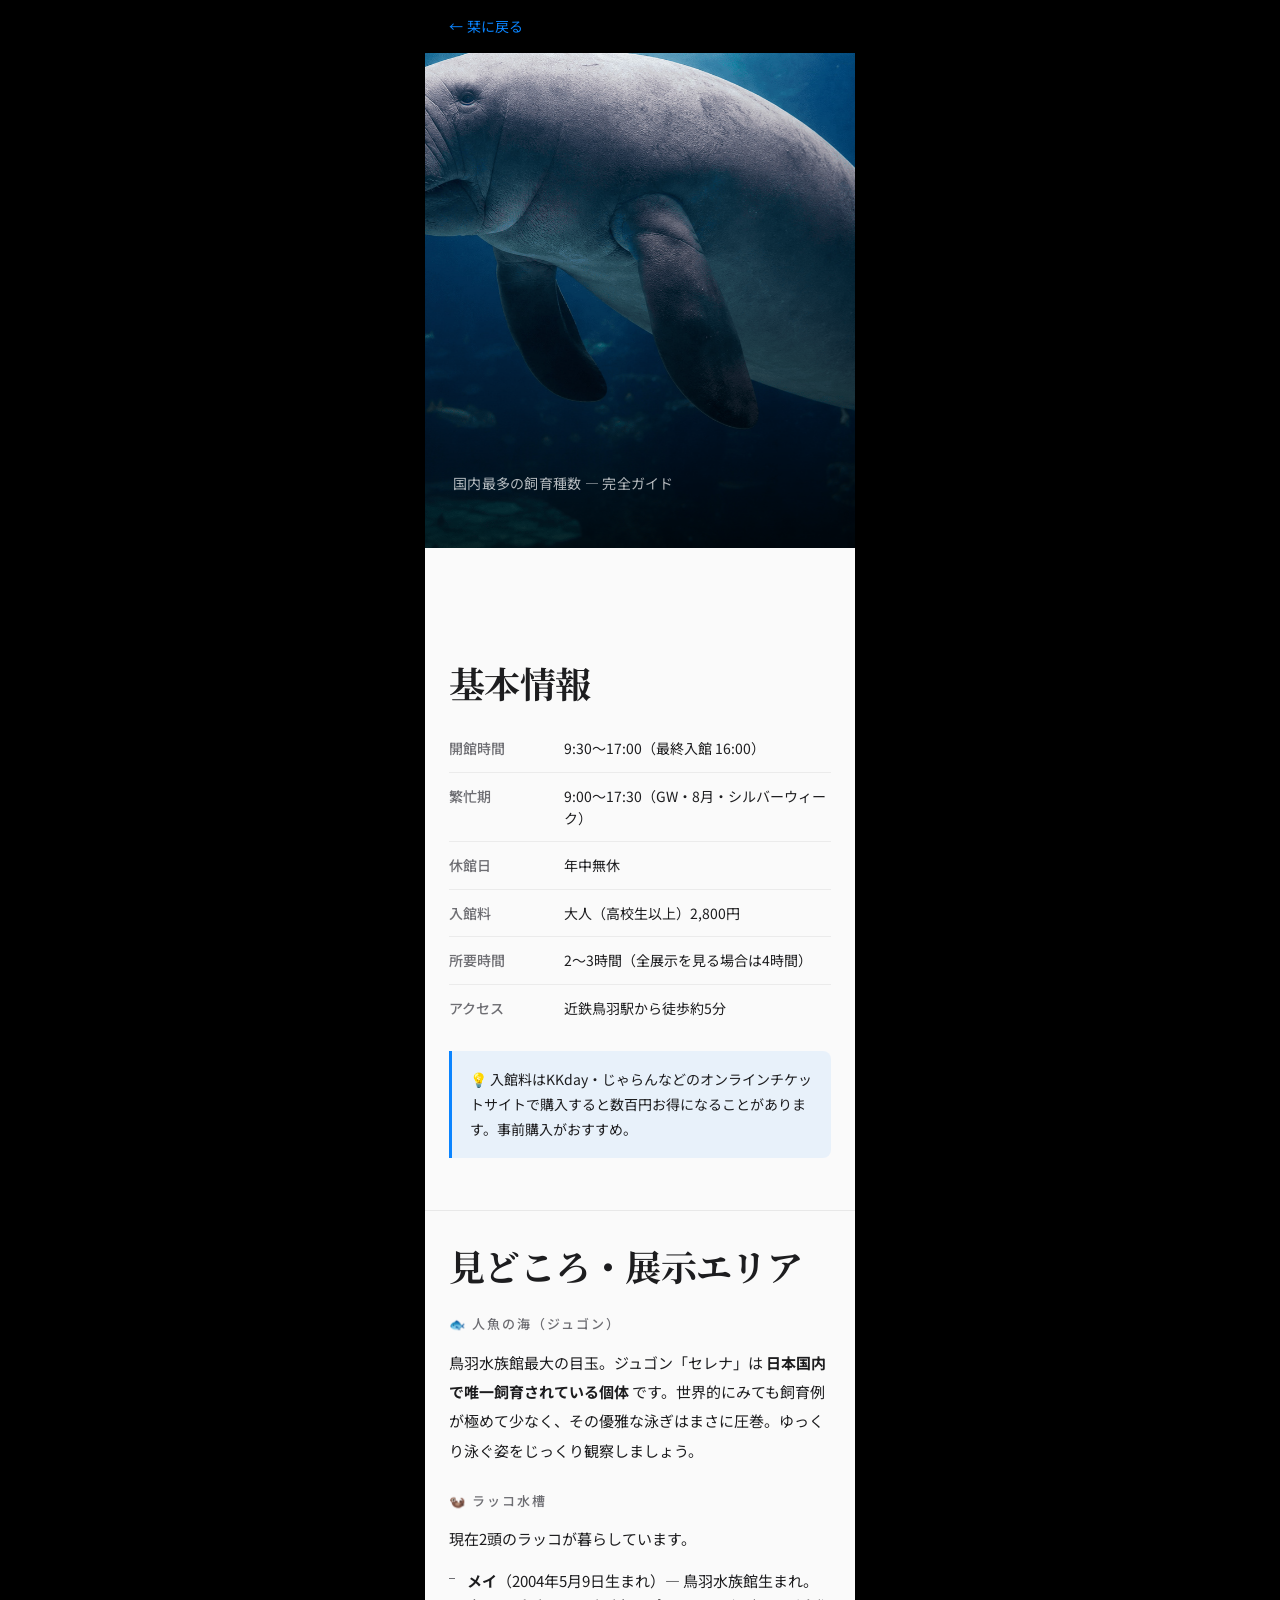
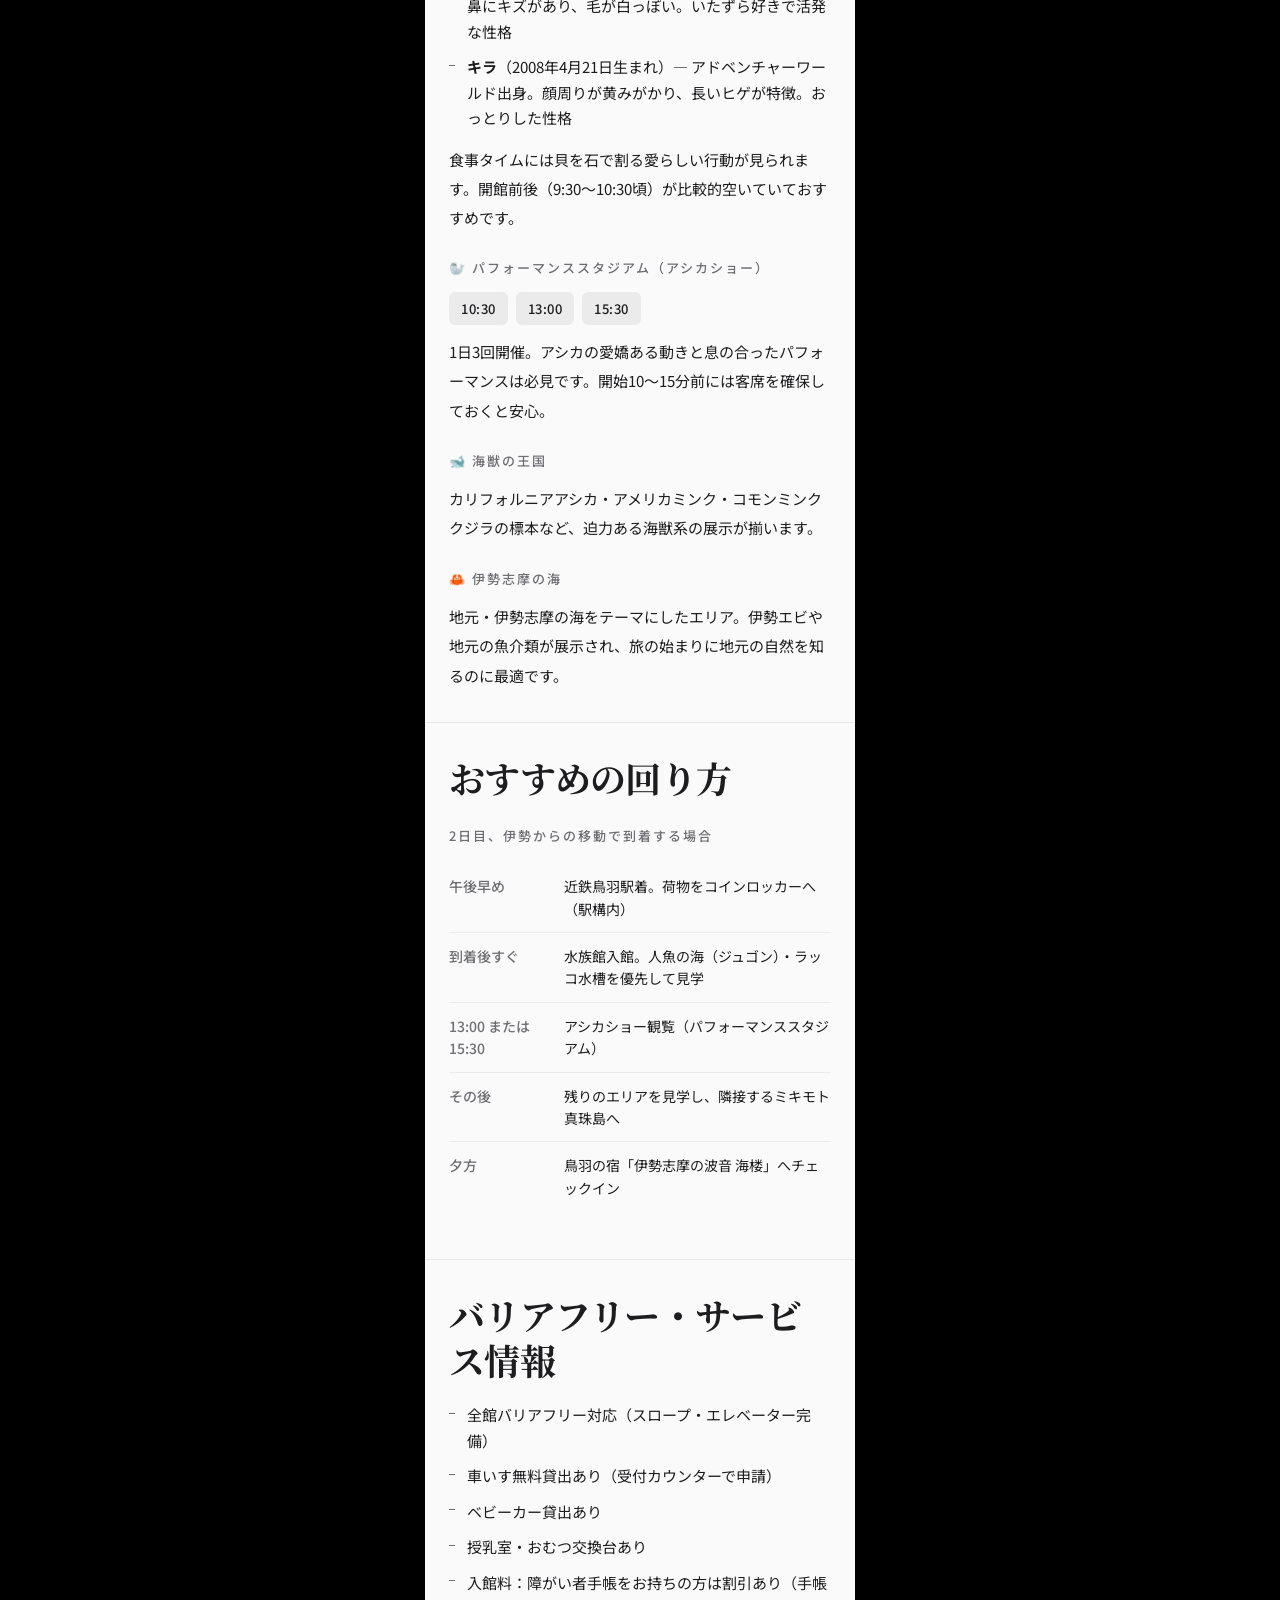
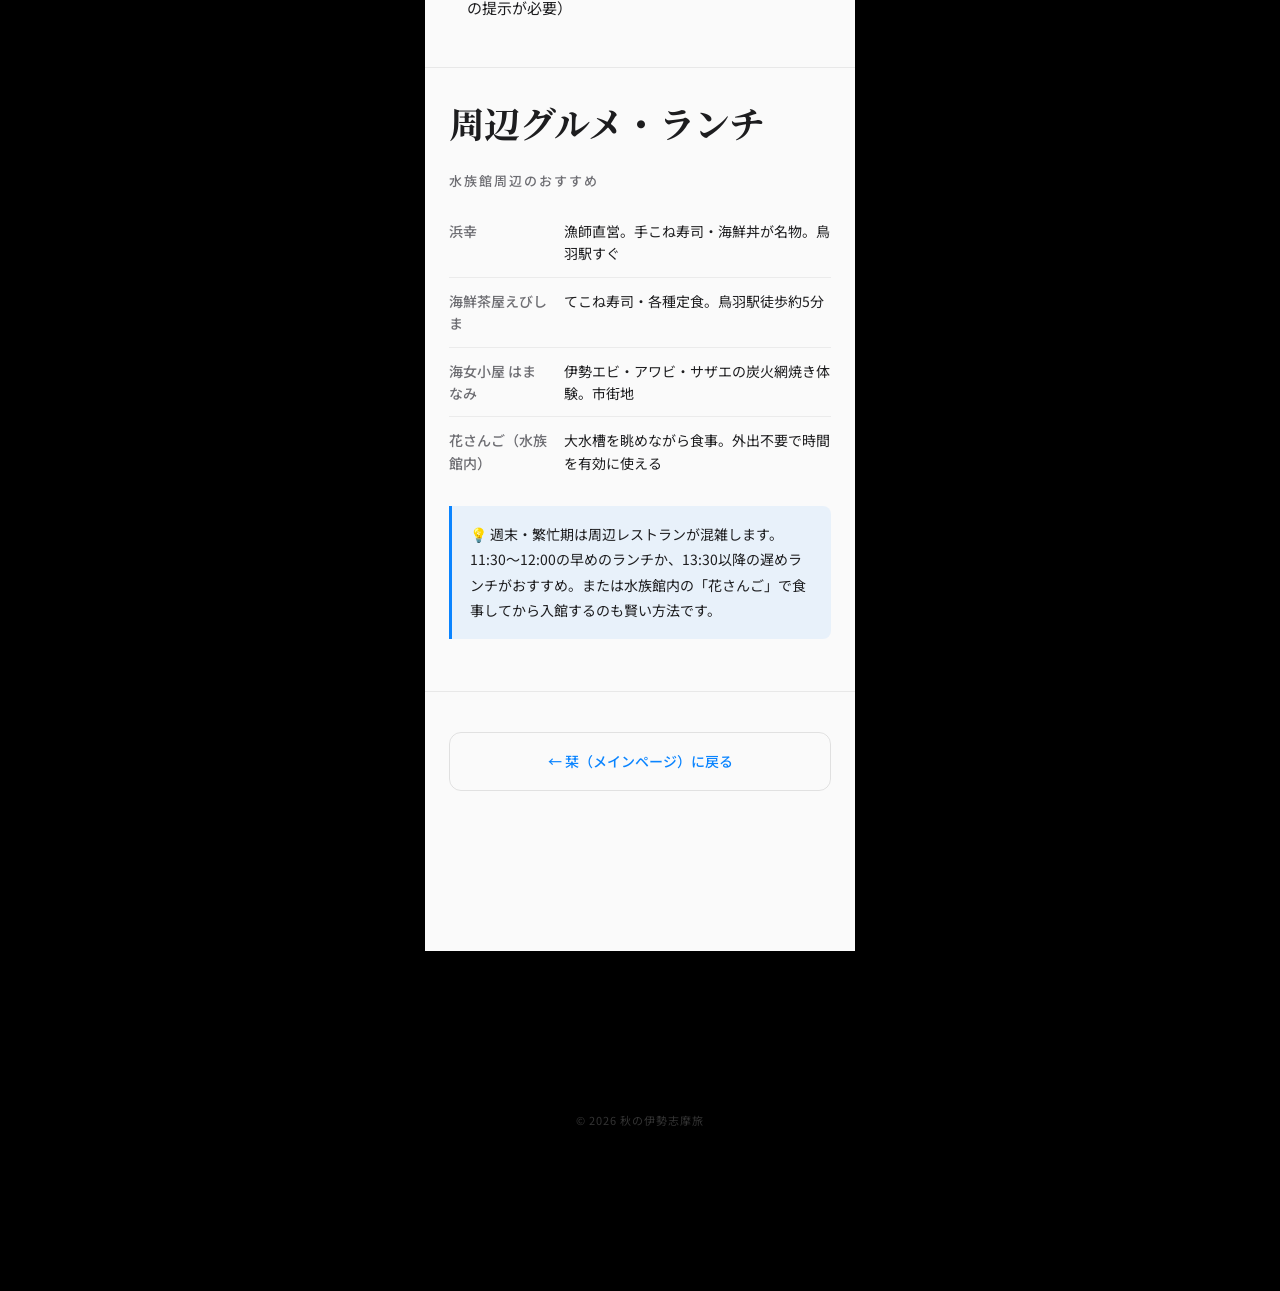
<file: aquarium.html>
<!DOCTYPE html>
<html lang="ja">
<head>
  <meta charset="UTF-8">
  <meta name="viewport" content="width=device-width, initial-scale=1.0">
  <title>鳥羽水族館 完全ガイド | 秋の伊勢志摩旅</title>
  <link rel="preconnect" href="https://fonts.googleapis.com">
  <link href="https://fonts.googleapis.com/css2?family=Noto+Serif+JP:wght@700&family=Noto+Sans+JP:wght@400;500&display=swap" rel="stylesheet">
  <link rel="stylesheet" href="css/style.css">
</head>
<body>

  <div id="progress" aria-hidden="true"></div>

  <nav class="back-nav">
    <a href="index.html" class="back-link">← 栞に戻る</a>
  </nav>

  <div class="img-block img-block-short" data-fallback="#061428">
    <div class="parallax-wrap">
      <img class="parallax-img" src="assets/images/aquarium.jpg"
           alt="鳥羽水族館" loading="eager" decoding="async">
    </div>
    <div class="overlay overlay-bottom">
      <div class="overlay-text">
        <h1 class="overlay-title reveal-text">鳥羽水族館</h1>
        <p class="overlay-sub">国内最多の飼育種数 — 完全ガイド</p>
      </div>
    </div>
  </div>

  <main class="subpage-content s-light">

    <!-- 基本情報 -->
    <div class="article-section fade-in">
      <h2 class="article-h2">基本情報</h2>
      <table class="data-table">
        <tbody>
          <tr><td>開館時間</td><td>9:30〜17:00（最終入館 16:00）</td></tr>
          <tr><td>繁忙期</td><td>9:00〜17:30（GW・8月・シルバーウィーク）</td></tr>
          <tr><td>休館日</td><td>年中無休</td></tr>
          <tr><td>入館料</td><td>大人（高校生以上）2,800円</td></tr>
          <tr><td>所要時間</td><td>2〜3時間（全展示を見る場合は4時間）</td></tr>
          <tr><td>アクセス</td><td>近鉄鳥羽駅から徒歩約5分</td></tr>
        </tbody>
      </table>
      <div class="highlight-box">
        <p>💡 入館料はKKday・じゃらんなどのオンラインチケットサイトで購入すると数百円お得になることがあります。事前購入がおすすめ。</p>
      </div>
    </div>

    <!-- 見どころ -->
    <div class="article-section fade-in">
      <h2 class="article-h2">見どころ・展示エリア</h2>

      <h3 class="article-h3">🐟 人魚の海（ジュゴン）</h3>
      <p class="article-p">鳥羽水族館最大の目玉。ジュゴン「セレナ」は <strong>日本国内で唯一飼育されている個体</strong> です。世界的にみても飼育例が極めて少なく、その優雅な泳ぎはまさに圧巻。ゆっくり泳ぐ姿をじっくり観察しましょう。</p>

      <h3 class="article-h3">🦦 ラッコ水槽</h3>
      <p class="article-p">現在2頭のラッコが暮らしています。</p>
      <ul class="article-list">
        <li><strong>メイ</strong>（2004年5月9日生まれ）— 鳥羽水族館生まれ。鼻にキズがあり、毛が白っぽい。いたずら好きで活発な性格</li>
        <li><strong>キラ</strong>（2008年4月21日生まれ）— アドベンチャーワールド出身。顔周りが黄みがかり、長いヒゲが特徴。おっとりした性格</li>
      </ul>
      <p class="article-p">食事タイムには貝を石で割る愛らしい行動が見られます。開館前後（9:30〜10:30頃）が比較的空いていておすすめです。</p>

      <h3 class="article-h3">🦭 パフォーマンススタジアム（アシカショー）</h3>
      <div class="time-tags">
        <span class="time-tag">10:30</span>
        <span class="time-tag">13:00</span>
        <span class="time-tag">15:30</span>
      </div>
      <p class="article-p" style="margin-top:12px">1日3回開催。アシカの愛嬌ある動きと息の合ったパフォーマンスは必見です。開始10〜15分前には客席を確保しておくと安心。</p>

      <h3 class="article-h3">🐋 海獣の王国</h3>
      <p class="article-p">カリフォルニアアシカ・アメリカミンク・コモンミンククジラの標本など、迫力ある海獣系の展示が揃います。</p>

      <h3 class="article-h3">🦀 伊勢志摩の海</h3>
      <p class="article-p">地元・伊勢志摩の海をテーマにしたエリア。伊勢エビや地元の魚介類が展示され、旅の始まりに地元の自然を知るのに最適です。</p>
    </div>

    <!-- おすすめの回り方 -->
    <div class="article-section fade-in">
      <h2 class="article-h2">おすすめの回り方</h2>

      <h3 class="article-h3">2日目、伊勢からの移動で到着する場合</h3>
      <table class="data-table">
        <tbody>
          <tr><td>午後早め</td><td>近鉄鳥羽駅着。荷物をコインロッカーへ（駅構内）</td></tr>
          <tr><td>到着後すぐ</td><td>水族館入館。人魚の海（ジュゴン）・ラッコ水槽を優先して見学</td></tr>
          <tr><td>13:00 または 15:30</td><td>アシカショー観覧（パフォーマンススタジアム）</td></tr>
          <tr><td>その後</td><td>残りのエリアを見学し、隣接するミキモト真珠島へ</td></tr>
          <tr><td>夕方</td><td>鳥羽の宿「伊勢志摩の波音 海楼」へチェックイン</td></tr>
        </tbody>
      </table>
    </div>

    <!-- バリアフリー情報 -->
    <div class="article-section fade-in">
      <h2 class="article-h2">バリアフリー・サービス情報</h2>
      <ul class="article-list">
        <li>全館バリアフリー対応（スロープ・エレベーター完備）</li>
        <li>車いす無料貸出あり（受付カウンターで申請）</li>
        <li>ベビーカー貸出あり</li>
        <li>授乳室・おむつ交換台あり</li>
        <li>入館料：障がい者手帳をお持ちの方は割引あり（手帳の提示が必要）</li>
      </ul>
    </div>

    <!-- 周辺グルメ -->
    <div class="article-section fade-in">
      <h2 class="article-h2">周辺グルメ・ランチ</h2>

      <h3 class="article-h3">水族館周辺のおすすめ</h3>
      <table class="data-table">
        <tbody>
          <tr><td>浜幸</td><td>漁師直営。手こね寿司・海鮮丼が名物。鳥羽駅すぐ</td></tr>
          <tr><td>海鮮茶屋えびしま</td><td>てこね寿司・各種定食。鳥羽駅徒歩約5分</td></tr>
          <tr><td>海女小屋 はまなみ</td><td>伊勢エビ・アワビ・サザエの炭火網焼き体験。市街地</td></tr>
          <tr><td>花さんご（水族館内）</td><td>大水槽を眺めながら食事。外出不要で時間を有効に使える</td></tr>
        </tbody>
      </table>
      <div class="highlight-box">
        <p>💡 週末・繁忙期は周辺レストランが混雑します。11:30〜12:00の早めのランチか、13:30以降の遅めランチがおすすめ。または水族館内の「花さんご」で食事してから入館するのも賢い方法です。</p>
      </div>
    </div>

    <a href="index.html" class="page-nav-link">← 栞（メインページ）に戻る</a>

  </main>

  <footer class="s-footer s-dark">
    <div class="inner" style="text-align:center">
      <p class="footer-copy" style="margin:0">© 2026 秋の伊勢志摩旅</p>
    </div>
  </footer>

  <script src="js/scroll.js"></script>
</body>
</html>
</file>
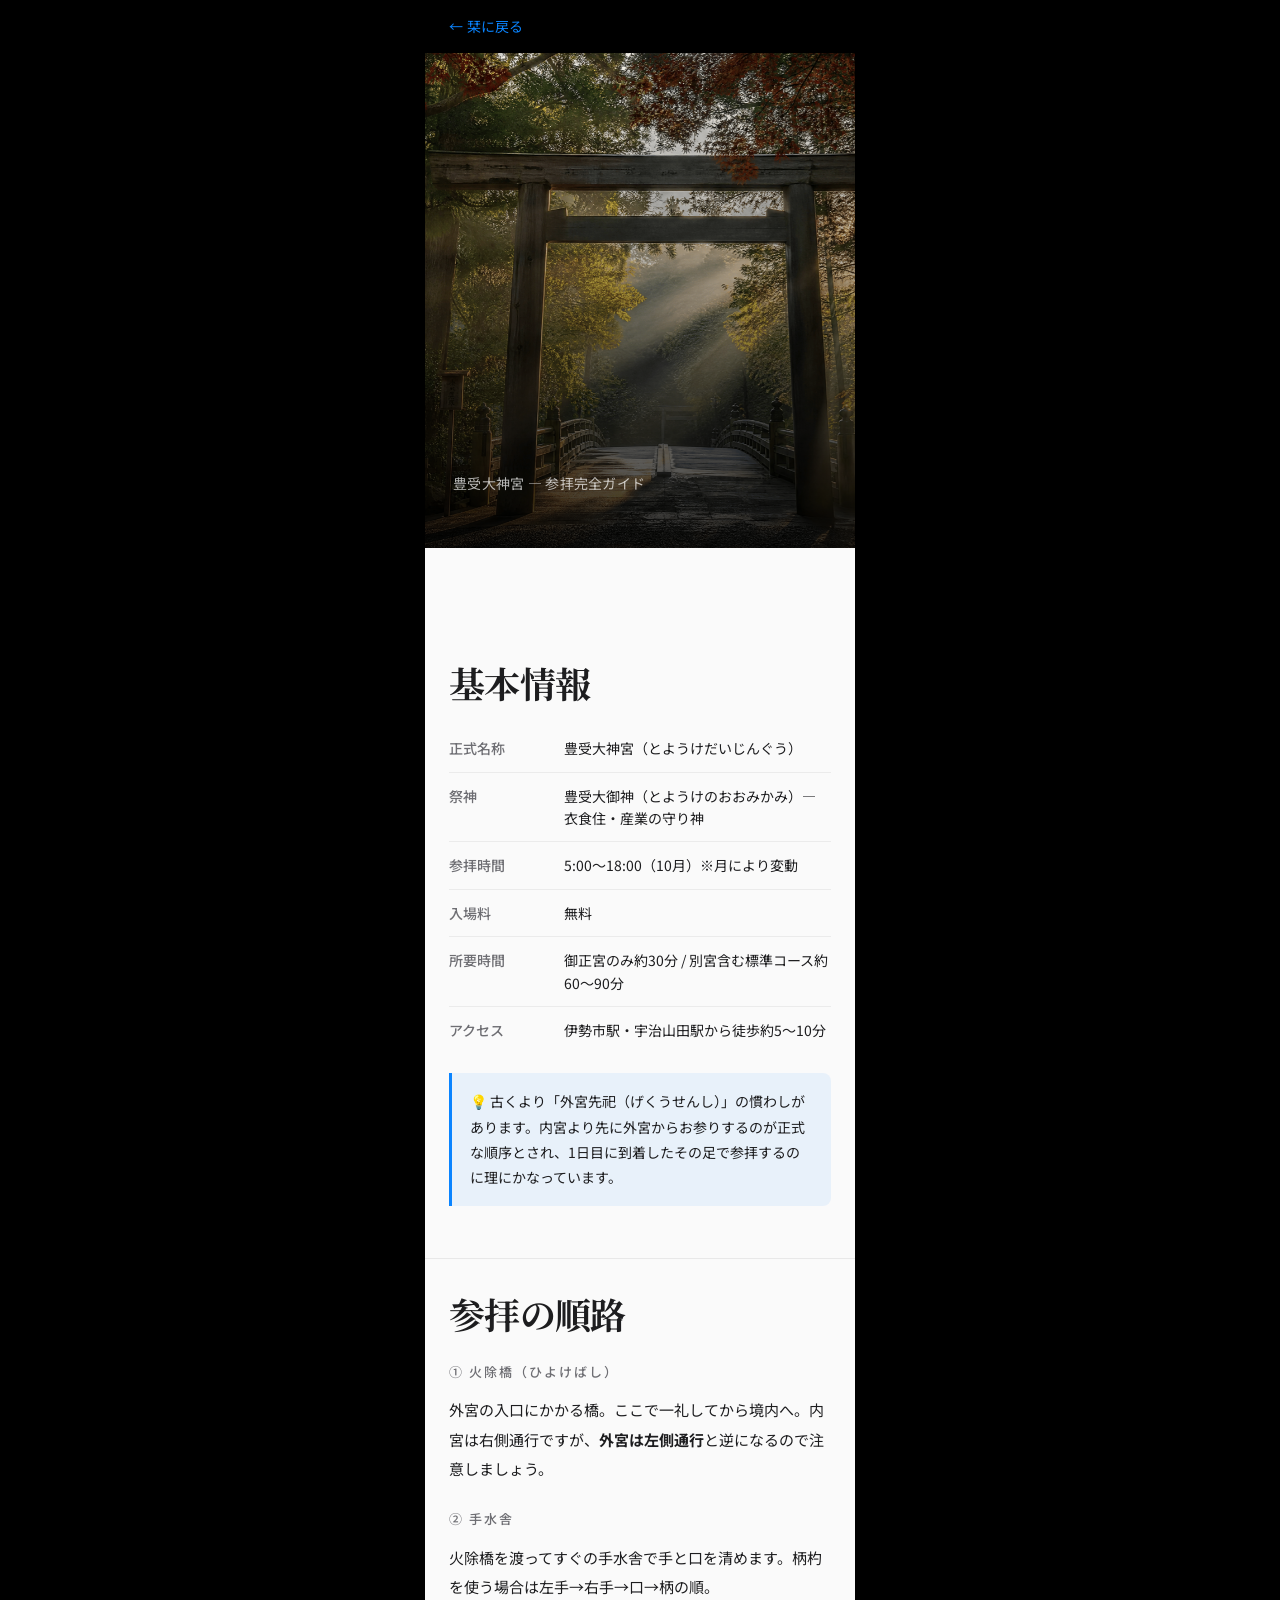
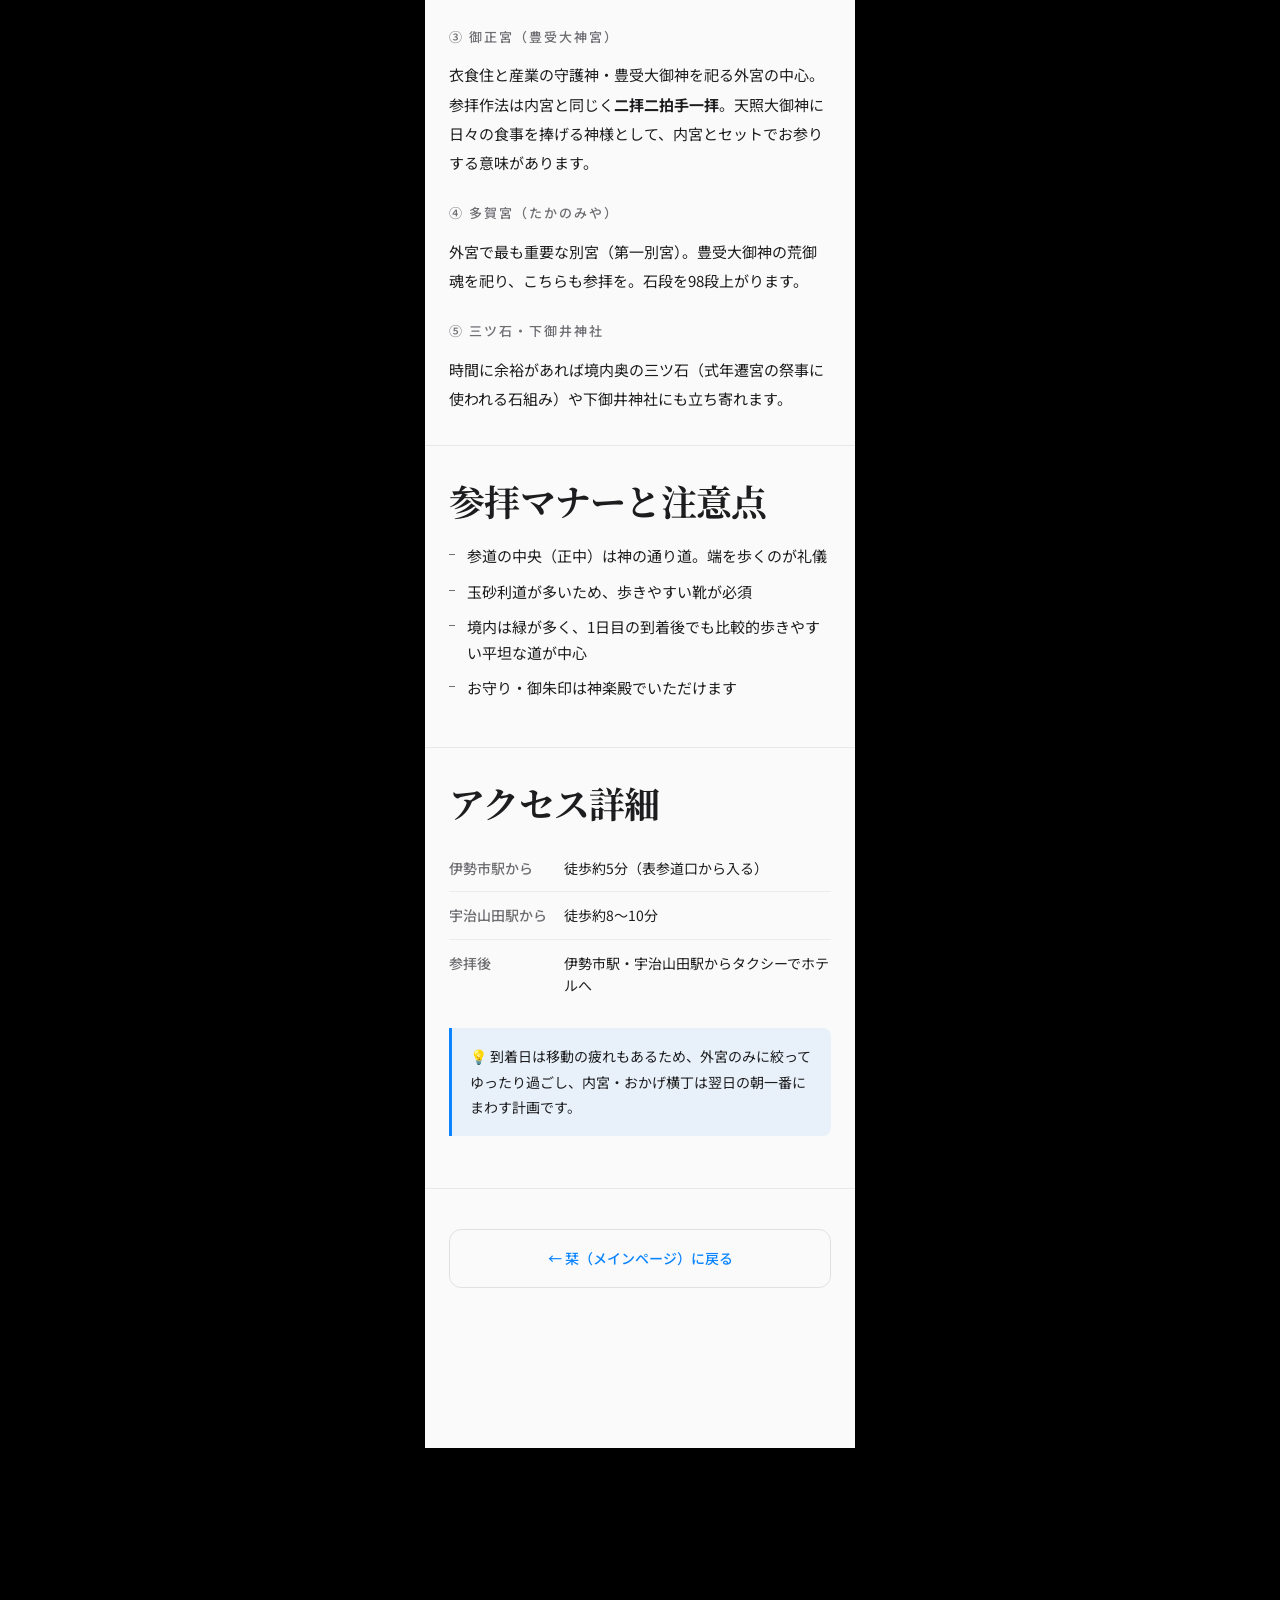
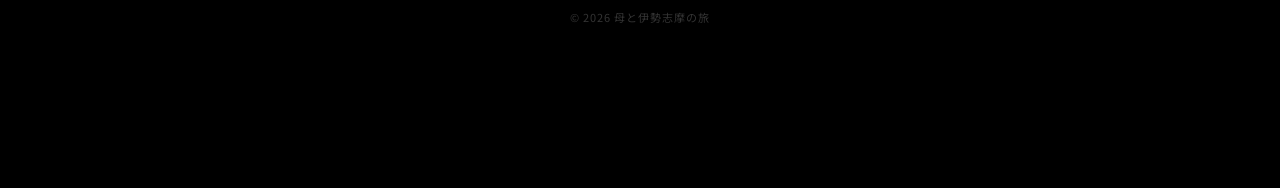
<file: gekuu.html>
<!DOCTYPE html>
<html lang="ja">
<head>
  <meta charset="UTF-8">
  <meta name="viewport" content="width=device-width, initial-scale=1.0">
  <title>伊勢神宮 外宮 参拝完全ガイド | 母と伊勢志摩の旅</title>
  <link rel="preconnect" href="https://fonts.googleapis.com">
  <link href="https://fonts.googleapis.com/css2?family=Noto+Serif+JP:wght@700&family=Noto+Sans+JP:wght@400;500&display=swap" rel="stylesheet">
  <link rel="stylesheet" href="css/style.css">
</head>
<body>

  <div id="progress" aria-hidden="true"></div>

  <nav class="back-nav">
    <a href="index.html" class="back-link">← 栞に戻る</a>
  </nav>

  <div class="img-block img-block-short" data-fallback="#1a1200">
    <div class="parallax-wrap">
      <img class="parallax-img" src="assets/images/naiku.jpg"
           alt="伊勢神宮外宮・参道" loading="eager" decoding="async">
    </div>
    <div class="overlay overlay-bottom">
      <div class="overlay-text">
        <h1 class="overlay-title reveal-text">伊勢神宮 外宮</h1>
        <p class="overlay-sub">豊受大神宮 — 参拝完全ガイド</p>
      </div>
    </div>
  </div>

  <main class="subpage-content s-light">

    <!-- 基本情報 -->
    <div class="article-section fade-in">
      <h2 class="article-h2">基本情報</h2>
      <table class="data-table">
        <tbody>
          <tr><td>正式名称</td><td>豊受大神宮（とようけだいじんぐう）</td></tr>
          <tr><td>祭神</td><td>豊受大御神（とようけのおおみかみ）— 衣食住・産業の守り神</td></tr>
          <tr><td>参拝時間</td><td>5:00〜18:00（10月）※月により変動</td></tr>
          <tr><td>入場料</td><td>無料</td></tr>
          <tr><td>所要時間</td><td>御正宮のみ約30分 / 別宮含む標準コース約60〜90分</td></tr>
          <tr><td>アクセス</td><td>伊勢市駅・宇治山田駅から徒歩約5〜10分</td></tr>
        </tbody>
      </table>
      <div class="highlight-box">
        <p>💡 古くより「外宮先祀（げくうせんし）」の慣わしがあります。内宮より先に外宮からお参りするのが正式な順序とされ、1日目に到着したその足で参拝するのに理にかなっています。</p>
      </div>
    </div>

    <!-- 参拝順路 -->
    <div class="article-section fade-in">
      <h2 class="article-h2">参拝の順路</h2>

      <h3 class="article-h3">① 火除橋（ひよけばし）</h3>
      <p class="article-p">外宮の入口にかかる橋。ここで一礼してから境内へ。内宮は右側通行ですが、<strong>外宮は左側通行</strong>と逆になるので注意しましょう。</p>

      <h3 class="article-h3">② 手水舎</h3>
      <p class="article-p">火除橋を渡ってすぐの手水舎で手と口を清めます。柄杓を使う場合は左手→右手→口→柄の順。</p>

      <h3 class="article-h3">③ 御正宮（豊受大神宮）</h3>
      <p class="article-p">衣食住と産業の守護神・豊受大御神を祀る外宮の中心。参拝作法は内宮と同じく<strong>二拝二拍手一拝</strong>。天照大御神に日々の食事を捧げる神様として、内宮とセットでお参りする意味があります。</p>

      <h3 class="article-h3">④ 多賀宮（たかのみや）</h3>
      <p class="article-p">外宮で最も重要な別宮（第一別宮）。豊受大御神の荒御魂を祀り、こちらも参拝を。石段を98段上がります。</p>

      <h3 class="article-h3">⑤ 三ツ石・下御井神社</h3>
      <p class="article-p">時間に余裕があれば境内奥の三ツ石（式年遷宮の祭事に使われる石組み）や下御井神社にも立ち寄れます。</p>
    </div>

    <!-- 参拝マナー -->
    <div class="article-section fade-in">
      <h2 class="article-h2">参拝マナーと注意点</h2>
      <ul class="article-list">
        <li>参道の中央（正中）は神の通り道。端を歩くのが礼儀</li>
        <li>玉砂利道が多いため、歩きやすい靴が必須</li>
        <li>境内は緑が多く、1日目の到着後でも比較的歩きやすい平坦な道が中心</li>
        <li>お守り・御朱印は神楽殿でいただけます</li>
      </ul>
    </div>

    <!-- アクセス -->
    <div class="article-section fade-in">
      <h2 class="article-h2">アクセス詳細</h2>
      <table class="data-table">
        <tbody>
          <tr><td>伊勢市駅から</td><td>徒歩約5分（表参道口から入る）</td></tr>
          <tr><td>宇治山田駅から</td><td>徒歩約8〜10分</td></tr>
          <tr><td>参拝後</td><td>伊勢市駅・宇治山田駅からタクシーでホテルへ</td></tr>
        </tbody>
      </table>
      <div class="highlight-box">
        <p>💡 到着日は移動の疲れもあるため、外宮のみに絞ってゆったり過ごし、内宮・おかげ横丁は翌日の朝一番にまわす計画です。</p>
      </div>
    </div>

    <a href="index.html" class="page-nav-link">← 栞（メインページ）に戻る</a>

  </main>

  <footer class="s-footer s-dark">
    <div class="inner" style="text-align:center">
      <p class="footer-copy" style="margin:0">© 2026 母と伊勢志摩の旅</p>
    </div>
  </footer>

  <script src="js/scroll.js"></script>
</body>
</html>
</file>
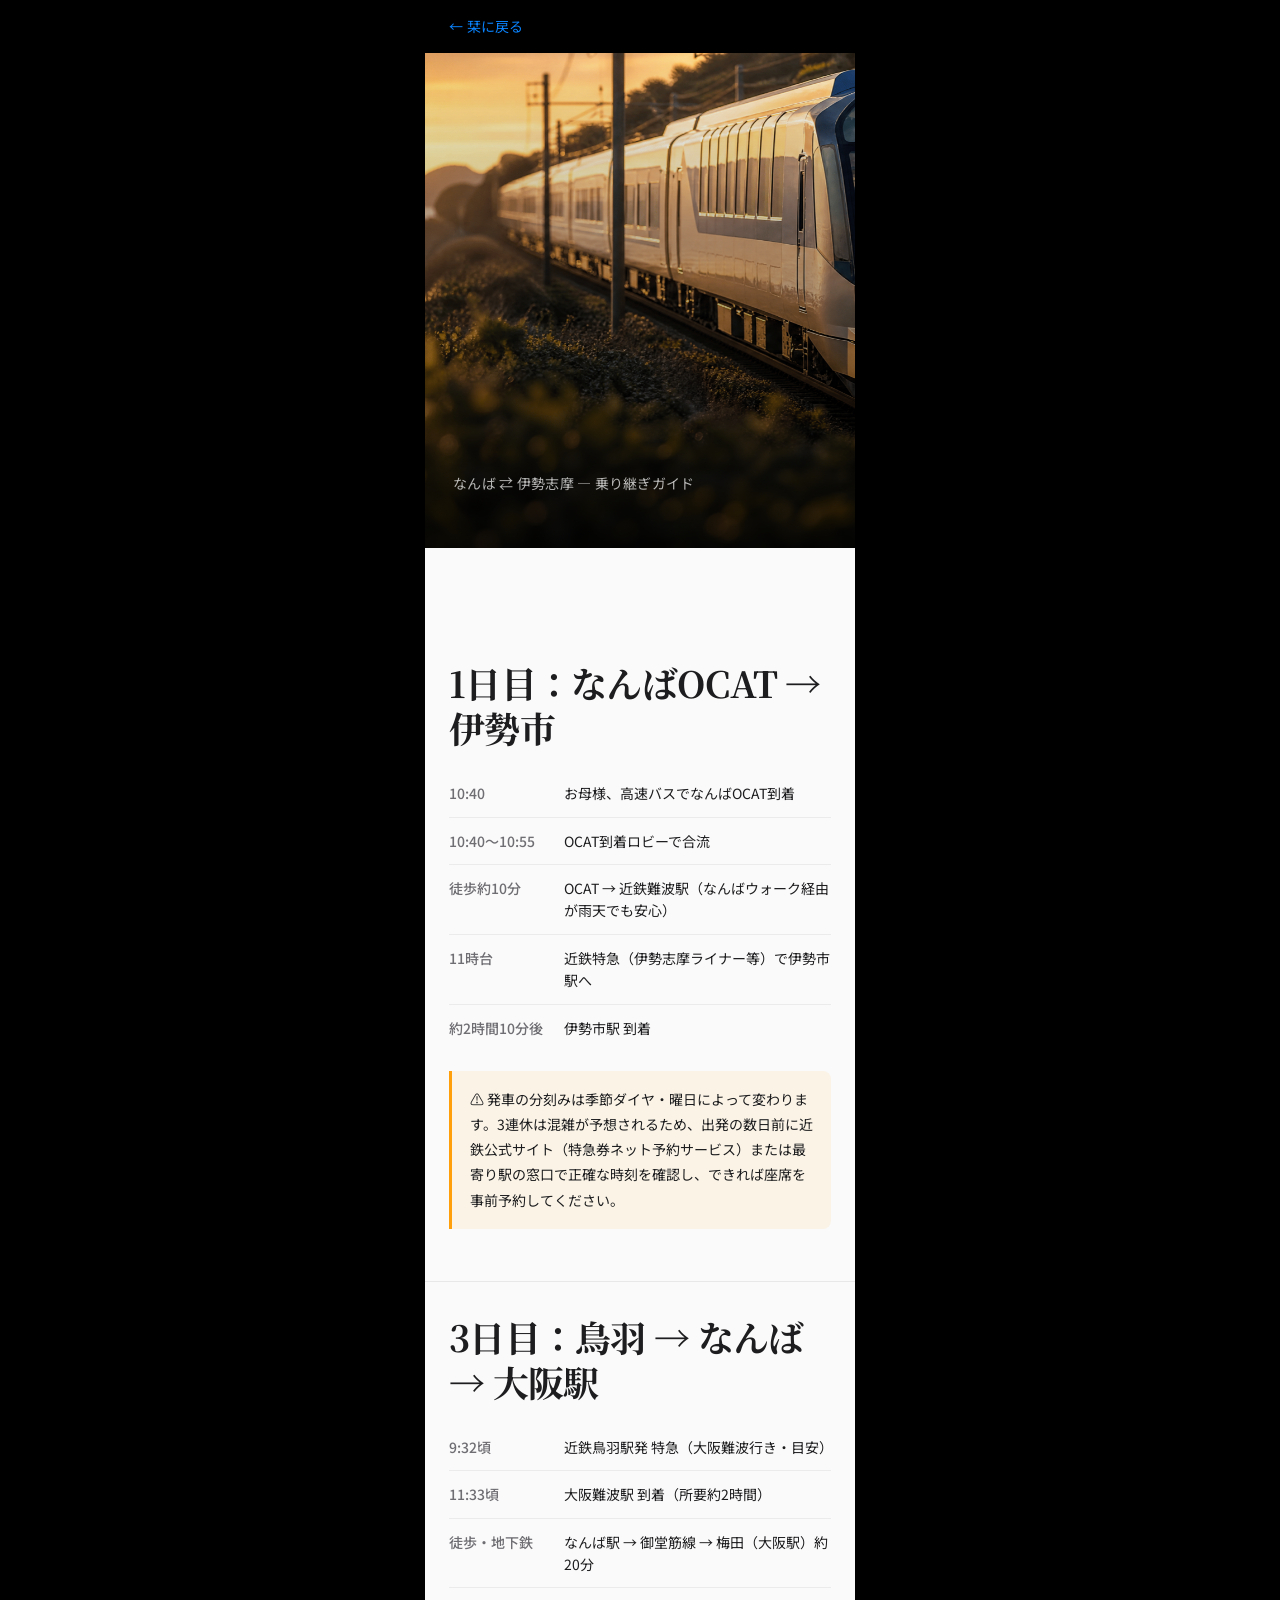
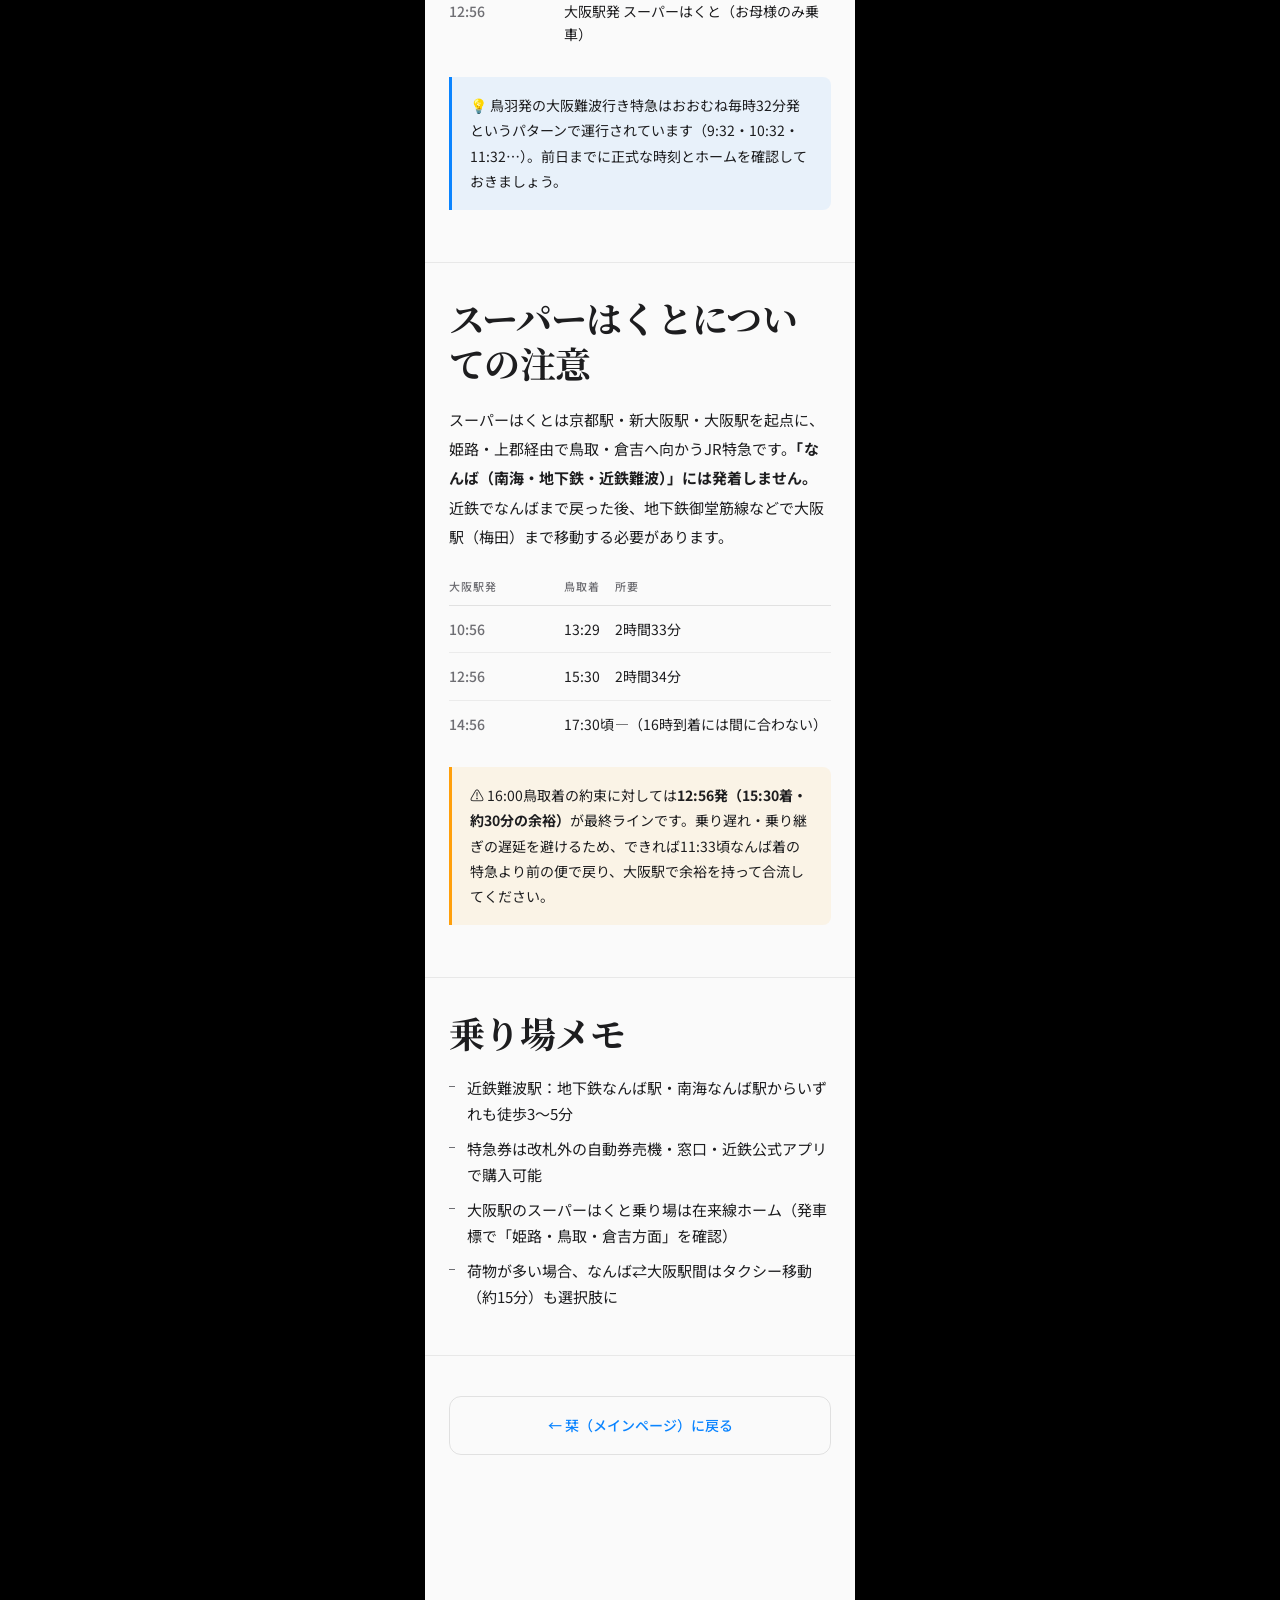
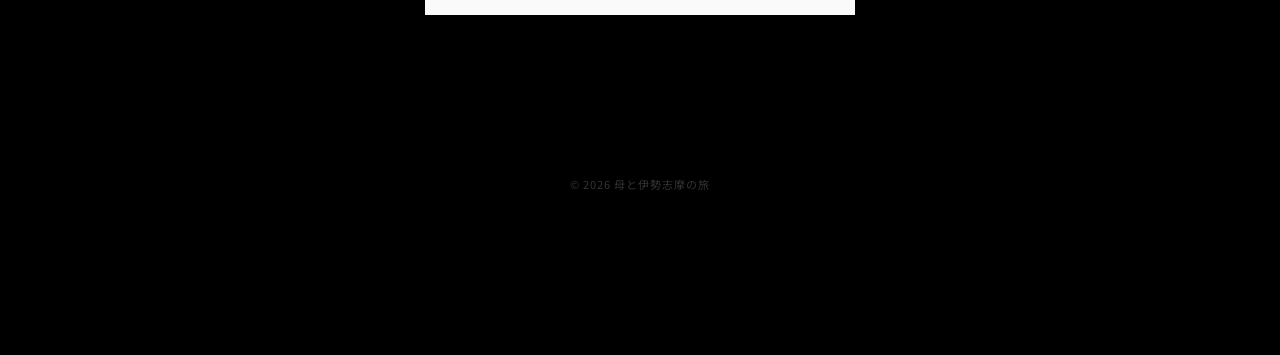
<file: kintetsu.html>
<!DOCTYPE html>
<html lang="ja">
<head>
  <meta charset="UTF-8">
  <meta name="viewport" content="width=device-width, initial-scale=1.0">
  <title>近鉄特急・乗り継ぎ完全ガイド | 母と伊勢志摩の旅</title>
  <link rel="preconnect" href="https://fonts.googleapis.com">
  <link href="https://fonts.googleapis.com/css2?family=Noto+Serif+JP:wght@700&family=Noto+Sans+JP:wght@400;500&display=swap" rel="stylesheet">
  <link rel="stylesheet" href="css/style.css">
</head>
<body>

  <div id="progress" aria-hidden="true"></div>

  <nav class="back-nav">
    <a href="index.html" class="back-link">← 栞に戻る</a>
  </nav>

  <!-- ヒーロー -->
  <div class="img-block img-block-short" data-fallback="#0d1b2a">
    <div class="parallax-wrap">
      <img class="parallax-img" src="assets/images/shimakaze.jpg"
           alt="近鉄特急" loading="eager" decoding="async">
    </div>
    <div class="overlay overlay-bottom">
      <div class="overlay-text">
        <h1 class="overlay-title reveal-text">近鉄特急</h1>
        <p class="overlay-sub">なんば ⇄ 伊勢志摩 — 乗り継ぎガイド</p>
      </div>
    </div>
  </div>

  <!-- コンテンツ -->
  <main class="subpage-content s-light">

    <!-- 1日目：合流〜伊勢へ -->
    <div class="article-section fade-in">
      <h2 class="article-h2">1日目：なんばOCAT → 伊勢市</h2>
      <table class="data-table">
        <tbody>
          <tr><td>10:40</td><td>お母様、高速バスでなんばOCAT到着</td></tr>
          <tr><td>10:40〜10:55</td><td>OCAT到着ロビーで合流</td></tr>
          <tr><td>徒歩約10分</td><td>OCAT → 近鉄難波駅（なんばウォーク経由が雨天でも安心）</td></tr>
          <tr><td>11時台</td><td>近鉄特急（伊勢志摩ライナー等）で伊勢市駅へ</td></tr>
          <tr><td>約2時間10分後</td><td>伊勢市駅 到着</td></tr>
        </tbody>
      </table>
      <div class="warn-box">
        <p>⚠️ 発車の分刻みは季節ダイヤ・曜日によって変わります。3連休は混雑が予想されるため、出発の数日前に近鉄公式サイト（特急券ネット予約サービス）または最寄り駅の窓口で正確な時刻を確認し、できれば座席を事前予約してください。</p>
      </div>
    </div>

    <!-- 3日目：帰路 -->
    <div class="article-section fade-in">
      <h2 class="article-h2">3日目：鳥羽 → なんば → 大阪駅</h2>
      <table class="data-table">
        <tbody>
          <tr><td>9:32頃</td><td>近鉄鳥羽駅発 特急（大阪難波行き・目安）</td></tr>
          <tr><td>11:33頃</td><td>大阪難波駅 到着（所要約2時間）</td></tr>
          <tr><td>徒歩・地下鉄</td><td>なんば駅 → 御堂筋線 → 梅田（大阪駅）約20分</td></tr>
          <tr><td>12:56</td><td>大阪駅発 スーパーはくと（お母様のみ乗車）</td></tr>
        </tbody>
      </table>
      <div class="highlight-box">
        <p>💡 鳥羽発の大阪難波行き特急はおおむね毎時32分発というパターンで運行されています（9:32・10:32・11:32…）。前日までに正式な時刻とホームを確認しておきましょう。</p>
      </div>
    </div>

    <!-- スーパーはくとについて -->
    <div class="article-section fade-in">
      <h2 class="article-h2">スーパーはくとについての注意</h2>
      <p class="article-p">スーパーはくとは京都駅・新大阪駅・大阪駅を起点に、姫路・上郡経由で鳥取・倉吉へ向かうJR特急です。<strong>「なんば（南海・地下鉄・近鉄難波）」には発着しません。</strong>近鉄でなんばまで戻った後、地下鉄御堂筋線などで大阪駅（梅田）まで移動する必要があります。</p>
      <table class="data-table">
        <thead><tr><th>大阪駅発</th><th>鳥取着</th><th>所要</th></tr></thead>
        <tbody>
          <tr><td>10:56</td><td>13:29</td><td>2時間33分</td></tr>
          <tr><td>12:56</td><td>15:30</td><td>2時間34分</td></tr>
          <tr><td>14:56</td><td>17:30頃</td><td>—（16時到着には間に合わない）</td></tr>
        </tbody>
      </table>
      <div class="warn-box">
        <p>⚠️ 16:00鳥取着の約束に対しては<strong>12:56発（15:30着・約30分の余裕）</strong>が最終ラインです。乗り遅れ・乗り継ぎの遅延を避けるため、できれば11:33頃なんば着の特急より前の便で戻り、大阪駅で余裕を持って合流してください。</p>
      </div>
    </div>

    <!-- アクセスメモ -->
    <div class="article-section fade-in">
      <h2 class="article-h2">乗り場メモ</h2>
      <ul class="article-list">
        <li>近鉄難波駅：地下鉄なんば駅・南海なんば駅からいずれも徒歩3〜5分</li>
        <li>特急券は改札外の自動券売機・窓口・近鉄公式アプリで購入可能</li>
        <li>大阪駅のスーパーはくと乗り場は在来線ホーム（発車標で「姫路・鳥取・倉吉方面」を確認）</li>
        <li>荷物が多い場合、なんば⇄大阪駅間はタクシー移動（約15分）も選択肢に</li>
      </ul>
    </div>

    <a href="index.html" class="page-nav-link">← 栞（メインページ）に戻る</a>

  </main>

  <footer class="s-footer s-dark">
    <div class="inner" style="text-align:center">
      <p class="footer-copy" style="margin:0">© 2026 母と伊勢志摩の旅</p>
    </div>
  </footer>

  <script src="js/scroll.js"></script>
</body>
</html>
</file>
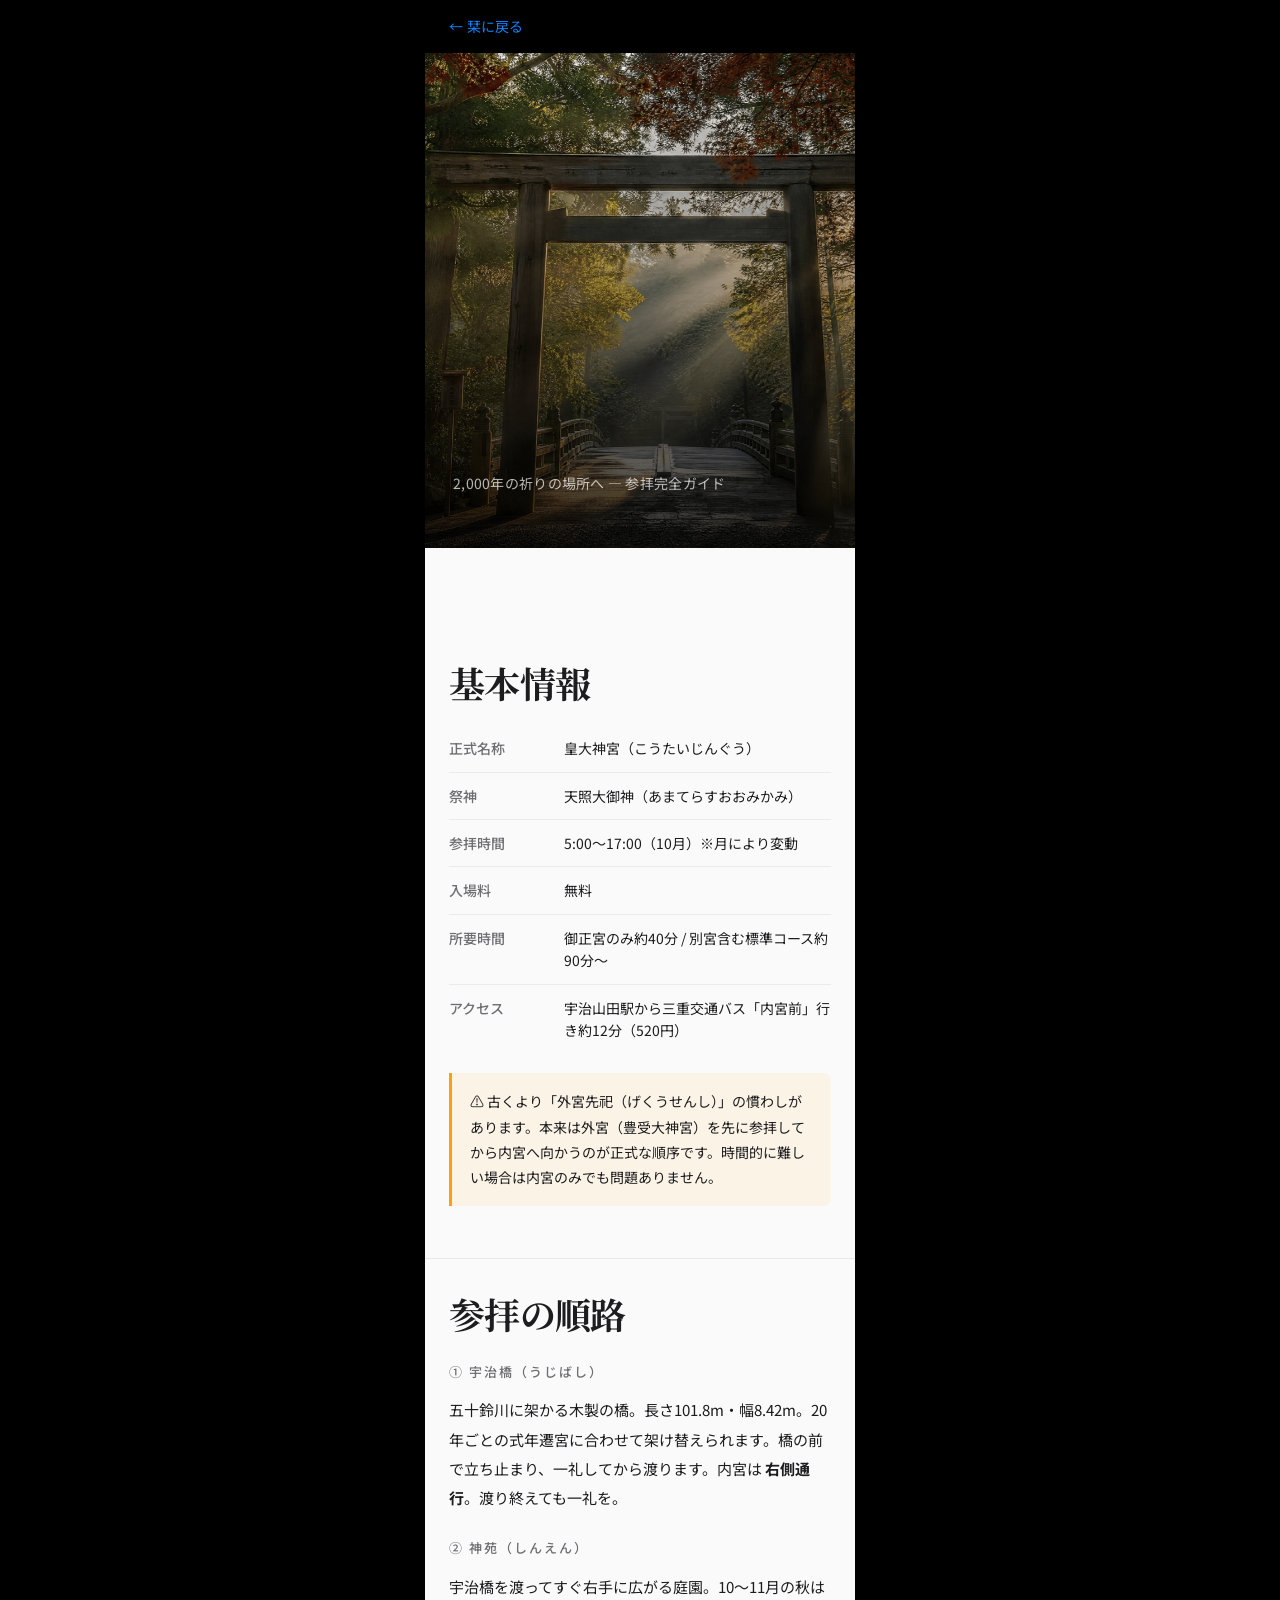
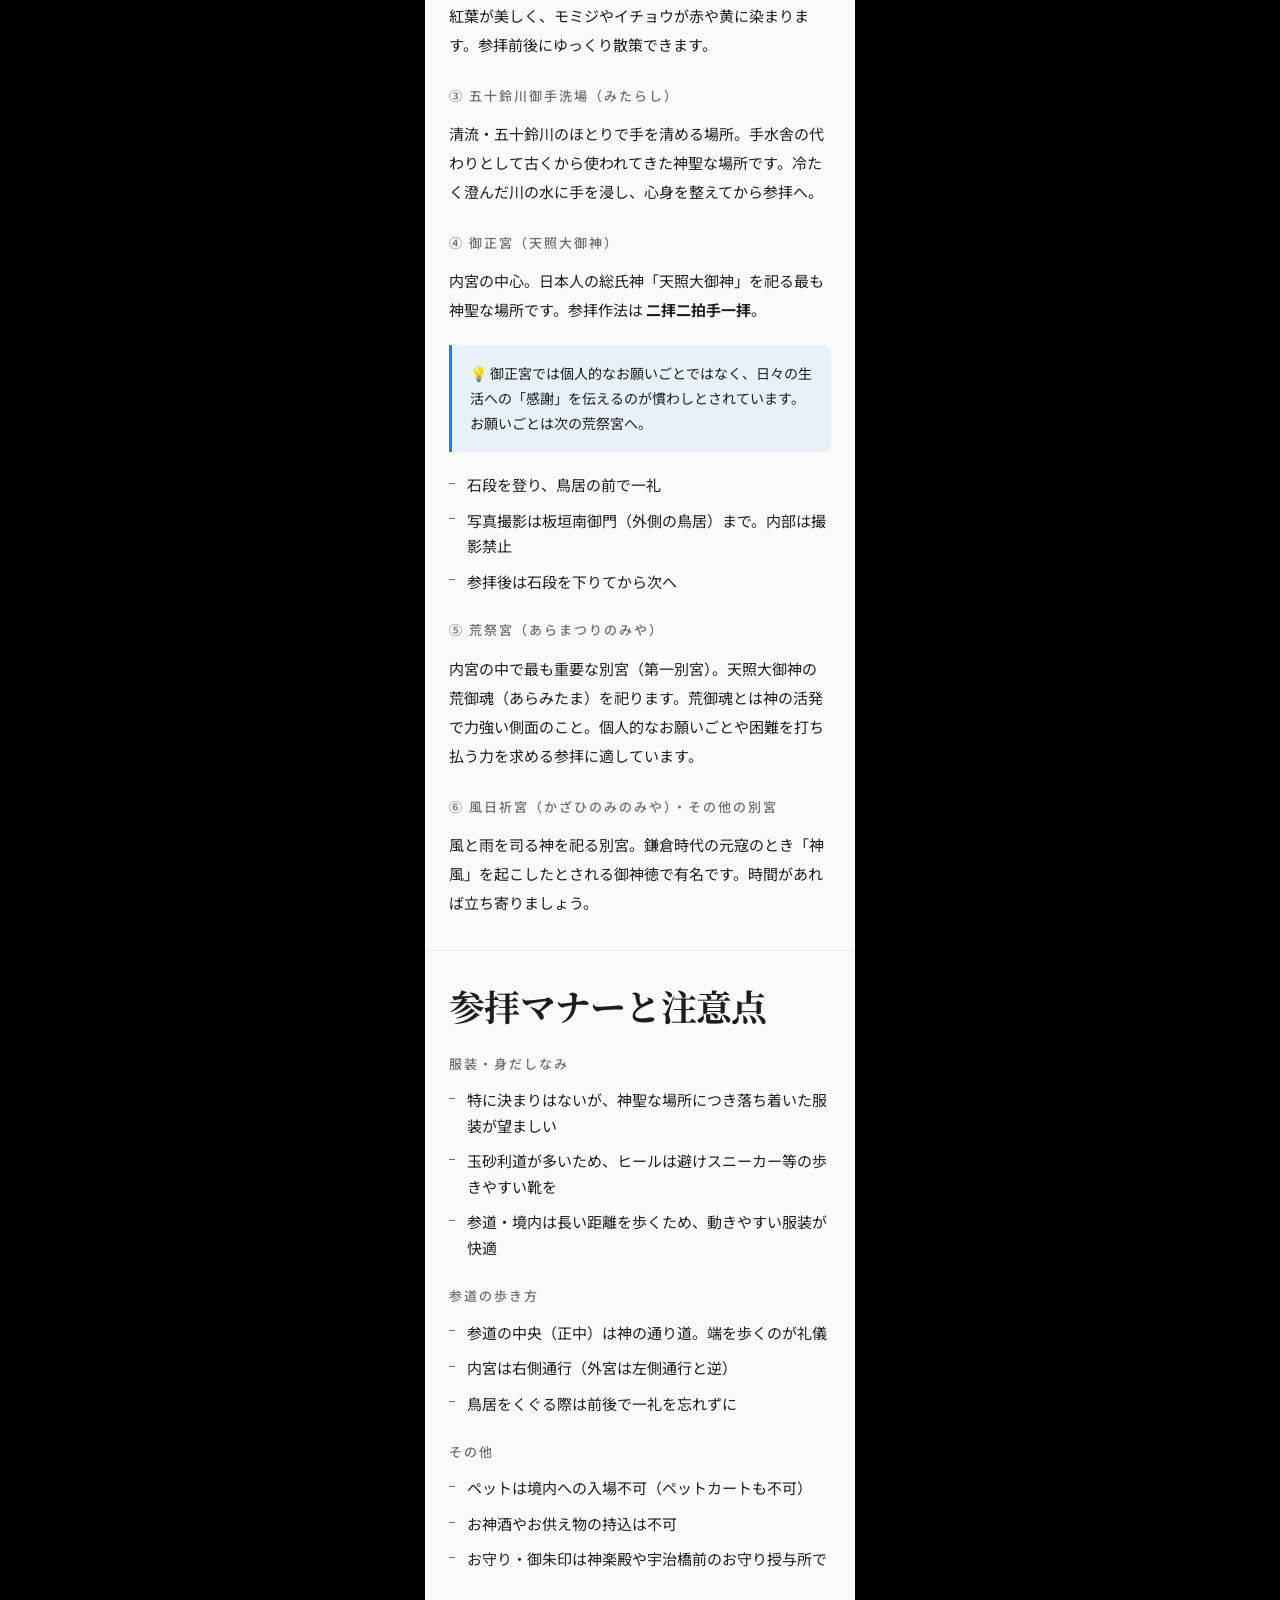
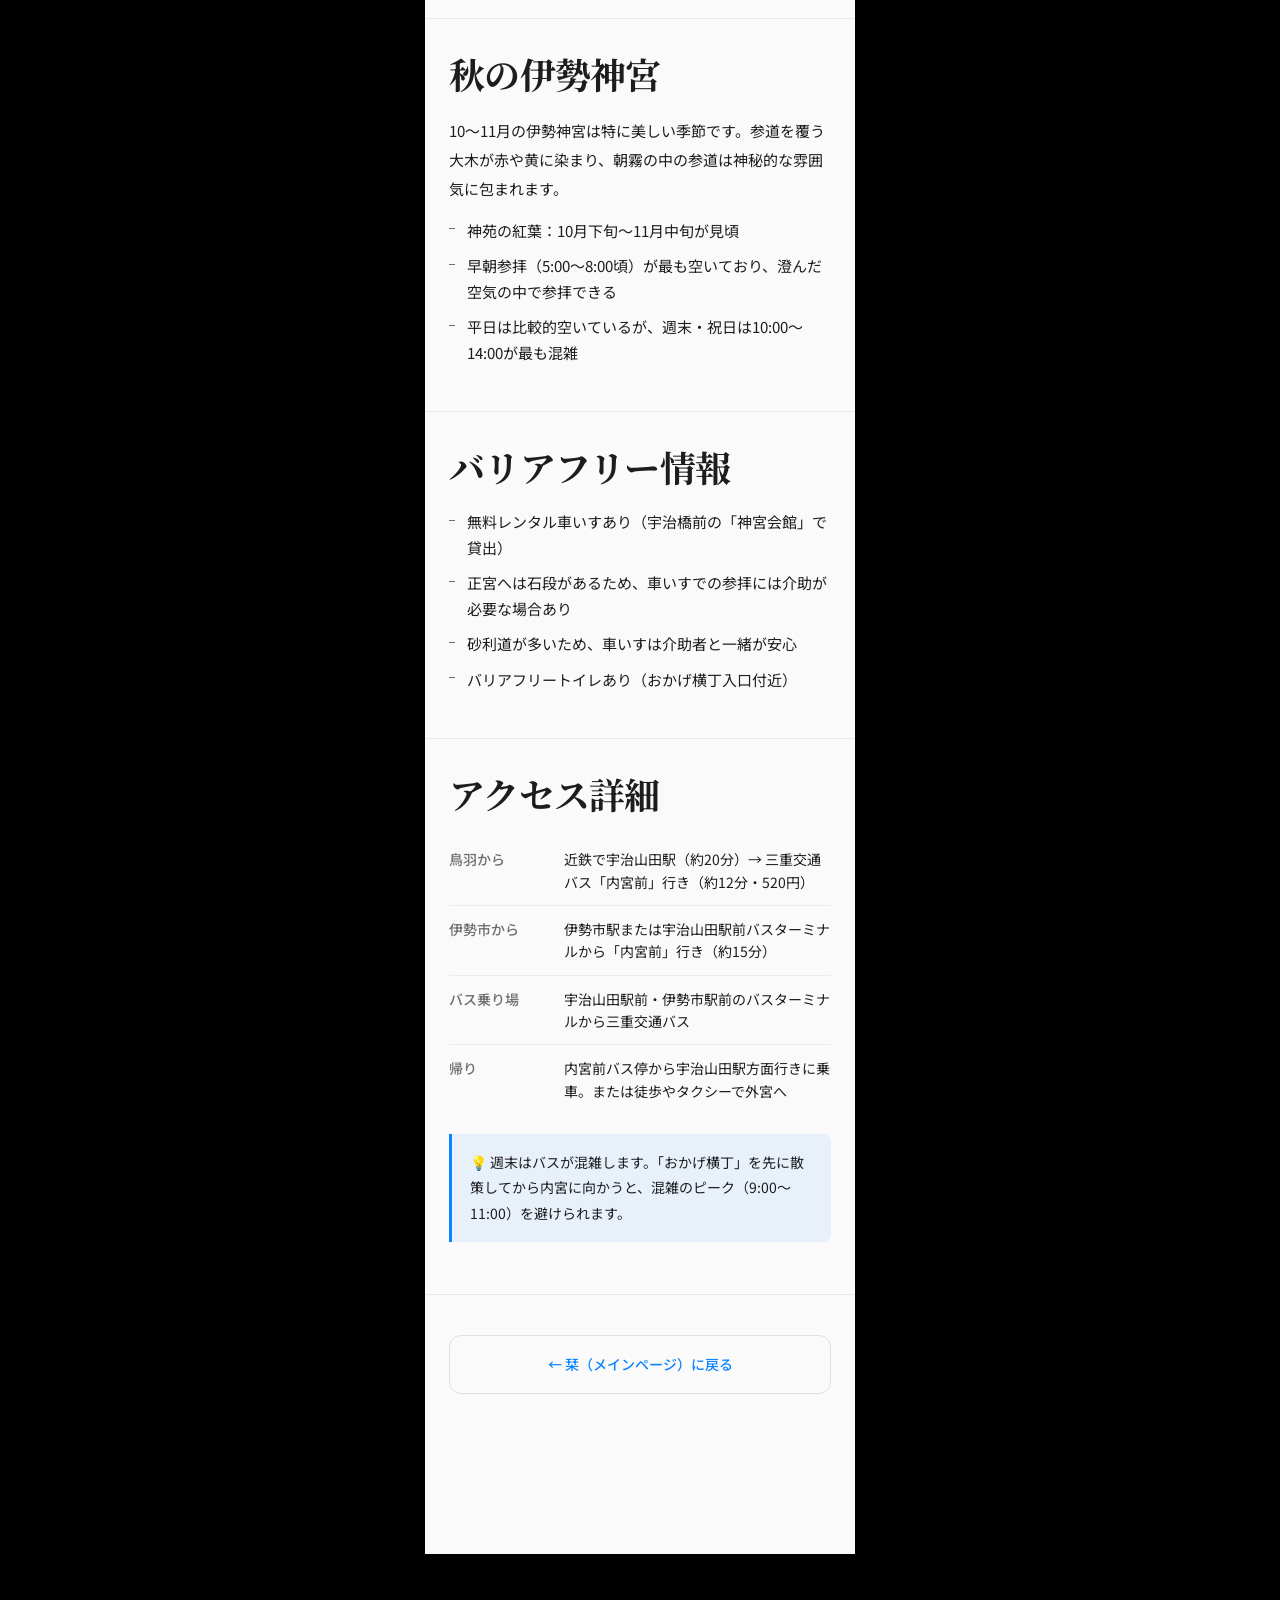
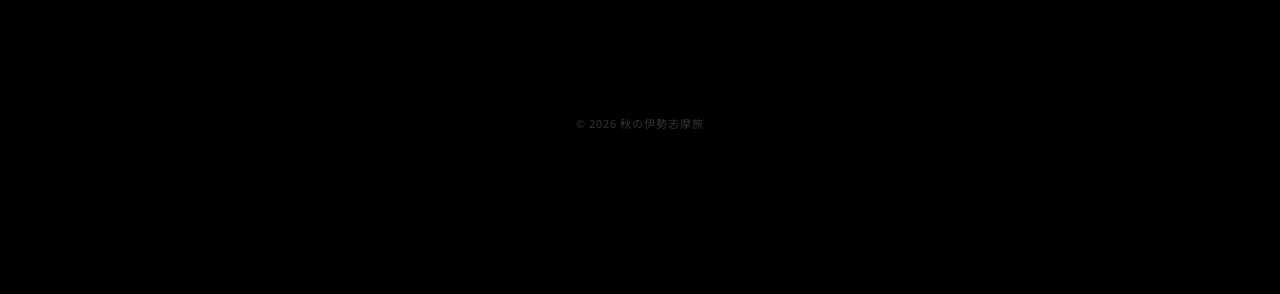
<file: naiku.html>
<!DOCTYPE html>
<html lang="ja">
<head>
  <meta charset="UTF-8">
  <meta name="viewport" content="width=device-width, initial-scale=1.0">
  <title>伊勢神宮 内宮 参拝完全ガイド | 秋の伊勢志摩旅</title>
  <link rel="preconnect" href="https://fonts.googleapis.com">
  <link href="https://fonts.googleapis.com/css2?family=Noto+Serif+JP:wght@700&family=Noto+Sans+JP:wght@400;500&display=swap" rel="stylesheet">
  <link rel="stylesheet" href="css/style.css">
</head>
<body>

  <div id="progress" aria-hidden="true"></div>

  <nav class="back-nav">
    <a href="index.html" class="back-link">← 栞に戻る</a>
  </nav>

  <div class="img-block img-block-short" data-fallback="#1a1200">
    <div class="parallax-wrap">
      <img class="parallax-img" src="assets/images/naiku.jpg"
           alt="伊勢神宮内宮・参道" loading="eager" decoding="async">
    </div>
    <div class="overlay overlay-bottom">
      <div class="overlay-text">
        <h1 class="overlay-title reveal-text">伊勢神宮 内宮</h1>
        <p class="overlay-sub">2,000年の祈りの場所へ — 参拝完全ガイド</p>
      </div>
    </div>
  </div>

  <main class="subpage-content s-light">

    <!-- 基本情報 -->
    <div class="article-section fade-in">
      <h2 class="article-h2">基本情報</h2>
      <table class="data-table">
        <tbody>
          <tr><td>正式名称</td><td>皇大神宮（こうたいじんぐう）</td></tr>
          <tr><td>祭神</td><td>天照大御神（あまてらすおおみかみ）</td></tr>
          <tr><td>参拝時間</td><td>5:00〜17:00（10月）※月により変動</td></tr>
          <tr><td>入場料</td><td>無料</td></tr>
          <tr><td>所要時間</td><td>御正宮のみ約40分 / 別宮含む標準コース約90分〜</td></tr>
          <tr><td>アクセス</td><td>宇治山田駅から三重交通バス「内宮前」行き約12分（520円）</td></tr>
        </tbody>
      </table>
      <div class="warn-box">
        <p>⚠️ 古くより「外宮先祀（げくうせんし）」の慣わしがあります。本来は外宮（豊受大神宮）を先に参拝してから内宮へ向かうのが正式な順序です。時間的に難しい場合は内宮のみでも問題ありません。</p>
      </div>
    </div>

    <!-- 参拝順路 -->
    <div class="article-section fade-in">
      <h2 class="article-h2">参拝の順路</h2>

      <h3 class="article-h3">① 宇治橋（うじばし）</h3>
      <p class="article-p">五十鈴川に架かる木製の橋。長さ101.8m・幅8.42m。20年ごとの式年遷宮に合わせて架け替えられます。橋の前で立ち止まり、一礼してから渡ります。内宮は <strong>右側通行</strong>。渡り終えても一礼を。</p>

      <h3 class="article-h3">② 神苑（しんえん）</h3>
      <p class="article-p">宇治橋を渡ってすぐ右手に広がる庭園。10〜11月の秋は紅葉が美しく、モミジやイチョウが赤や黄に染まります。参拝前後にゆっくり散策できます。</p>

      <h3 class="article-h3">③ 五十鈴川御手洗場（みたらし）</h3>
      <p class="article-p">清流・五十鈴川のほとりで手を清める場所。手水舎の代わりとして古くから使われてきた神聖な場所です。冷たく澄んだ川の水に手を浸し、心身を整えてから参拝へ。</p>

      <h3 class="article-h3">④ 御正宮（天照大御神）</h3>
      <p class="article-p">内宮の中心。日本人の総氏神「天照大御神」を祀る最も神聖な場所です。参拝作法は <strong>二拝二拍手一拝</strong>。</p>
      <div class="highlight-box">
        <p>💡 御正宮では個人的なお願いごとではなく、日々の生活への「感謝」を伝えるのが慣わしとされています。お願いごとは次の荒祭宮へ。</p>
      </div>
      <ul class="article-list">
        <li>石段を登り、鳥居の前で一礼</li>
        <li>写真撮影は板垣南御門（外側の鳥居）まで。内部は撮影禁止</li>
        <li>参拝後は石段を下りてから次へ</li>
      </ul>

      <h3 class="article-h3">⑤ 荒祭宮（あらまつりのみや）</h3>
      <p class="article-p">内宮の中で最も重要な別宮（第一別宮）。天照大御神の荒御魂（あらみたま）を祀ります。荒御魂とは神の活発で力強い側面のこと。個人的なお願いごとや困難を打ち払う力を求める参拝に適しています。</p>

      <h3 class="article-h3">⑥ 風日祈宮（かざひのみのみや）・その他の別宮</h3>
      <p class="article-p">風と雨を司る神を祀る別宮。鎌倉時代の元寇のとき「神風」を起こしたとされる御神徳で有名です。時間があれば立ち寄りましょう。</p>
    </div>

    <!-- 参拝マナー -->
    <div class="article-section fade-in">
      <h2 class="article-h2">参拝マナーと注意点</h2>

      <h3 class="article-h3">服装・身だしなみ</h3>
      <ul class="article-list">
        <li>特に決まりはないが、神聖な場所につき落ち着いた服装が望ましい</li>
        <li>玉砂利道が多いため、ヒールは避けスニーカー等の歩きやすい靴を</li>
        <li>参道・境内は長い距離を歩くため、動きやすい服装が快適</li>
      </ul>

      <h3 class="article-h3">参道の歩き方</h3>
      <ul class="article-list">
        <li>参道の中央（正中）は神の通り道。端を歩くのが礼儀</li>
        <li>内宮は右側通行（外宮は左側通行と逆）</li>
        <li>鳥居をくぐる際は前後で一礼を忘れずに</li>
      </ul>

      <h3 class="article-h3">その他</h3>
      <ul class="article-list">
        <li>ペットは境内への入場不可（ペットカートも不可）</li>
        <li>お神酒やお供え物の持込は不可</li>
        <li>お守り・御朱印は神楽殿や宇治橋前のお守り授与所で</li>
      </ul>
    </div>

    <!-- 秋の伊勢神宮 -->
    <div class="article-section fade-in">
      <h2 class="article-h2">秋の伊勢神宮</h2>
      <p class="article-p">10〜11月の伊勢神宮は特に美しい季節です。参道を覆う大木が赤や黄に染まり、朝霧の中の参道は神秘的な雰囲気に包まれます。</p>
      <ul class="article-list">
        <li>神苑の紅葉：10月下旬〜11月中旬が見頃</li>
        <li>早朝参拝（5:00〜8:00頃）が最も空いており、澄んだ空気の中で参拝できる</li>
        <li>平日は比較的空いているが、週末・祝日は10:00〜14:00が最も混雑</li>
      </ul>
    </div>

    <!-- バリアフリー -->
    <div class="article-section fade-in">
      <h2 class="article-h2">バリアフリー情報</h2>
      <ul class="article-list">
        <li>無料レンタル車いすあり（宇治橋前の「神宮会館」で貸出）</li>
        <li>正宮へは石段があるため、車いすでの参拝には介助が必要な場合あり</li>
        <li>砂利道が多いため、車いすは介助者と一緒が安心</li>
        <li>バリアフリートイレあり（おかげ横丁入口付近）</li>
      </ul>
    </div>

    <!-- アクセス -->
    <div class="article-section fade-in">
      <h2 class="article-h2">アクセス詳細</h2>
      <table class="data-table">
        <tbody>
          <tr><td>鳥羽から</td><td>近鉄で宇治山田駅（約20分）→ 三重交通バス「内宮前」行き（約12分・520円）</td></tr>
          <tr><td>伊勢市から</td><td>伊勢市駅または宇治山田駅前バスターミナルから「内宮前」行き（約15分）</td></tr>
          <tr><td>バス乗り場</td><td>宇治山田駅前・伊勢市駅前のバスターミナルから三重交通バス</td></tr>
          <tr><td>帰り</td><td>内宮前バス停から宇治山田駅方面行きに乗車。または徒歩やタクシーで外宮へ</td></tr>
        </tbody>
      </table>
      <div class="highlight-box">
        <p>💡 週末はバスが混雑します。「おかげ横丁」を先に散策してから内宮に向かうと、混雑のピーク（9:00〜11:00）を避けられます。</p>
      </div>
    </div>

    <a href="index.html" class="page-nav-link">← 栞（メインページ）に戻る</a>

  </main>

  <footer class="s-footer s-dark">
    <div class="inner" style="text-align:center">
      <p class="footer-copy" style="margin:0">© 2026 秋の伊勢志摩旅</p>
    </div>
  </footer>

  <script src="js/scroll.js"></script>
</body>
</html>
</file>
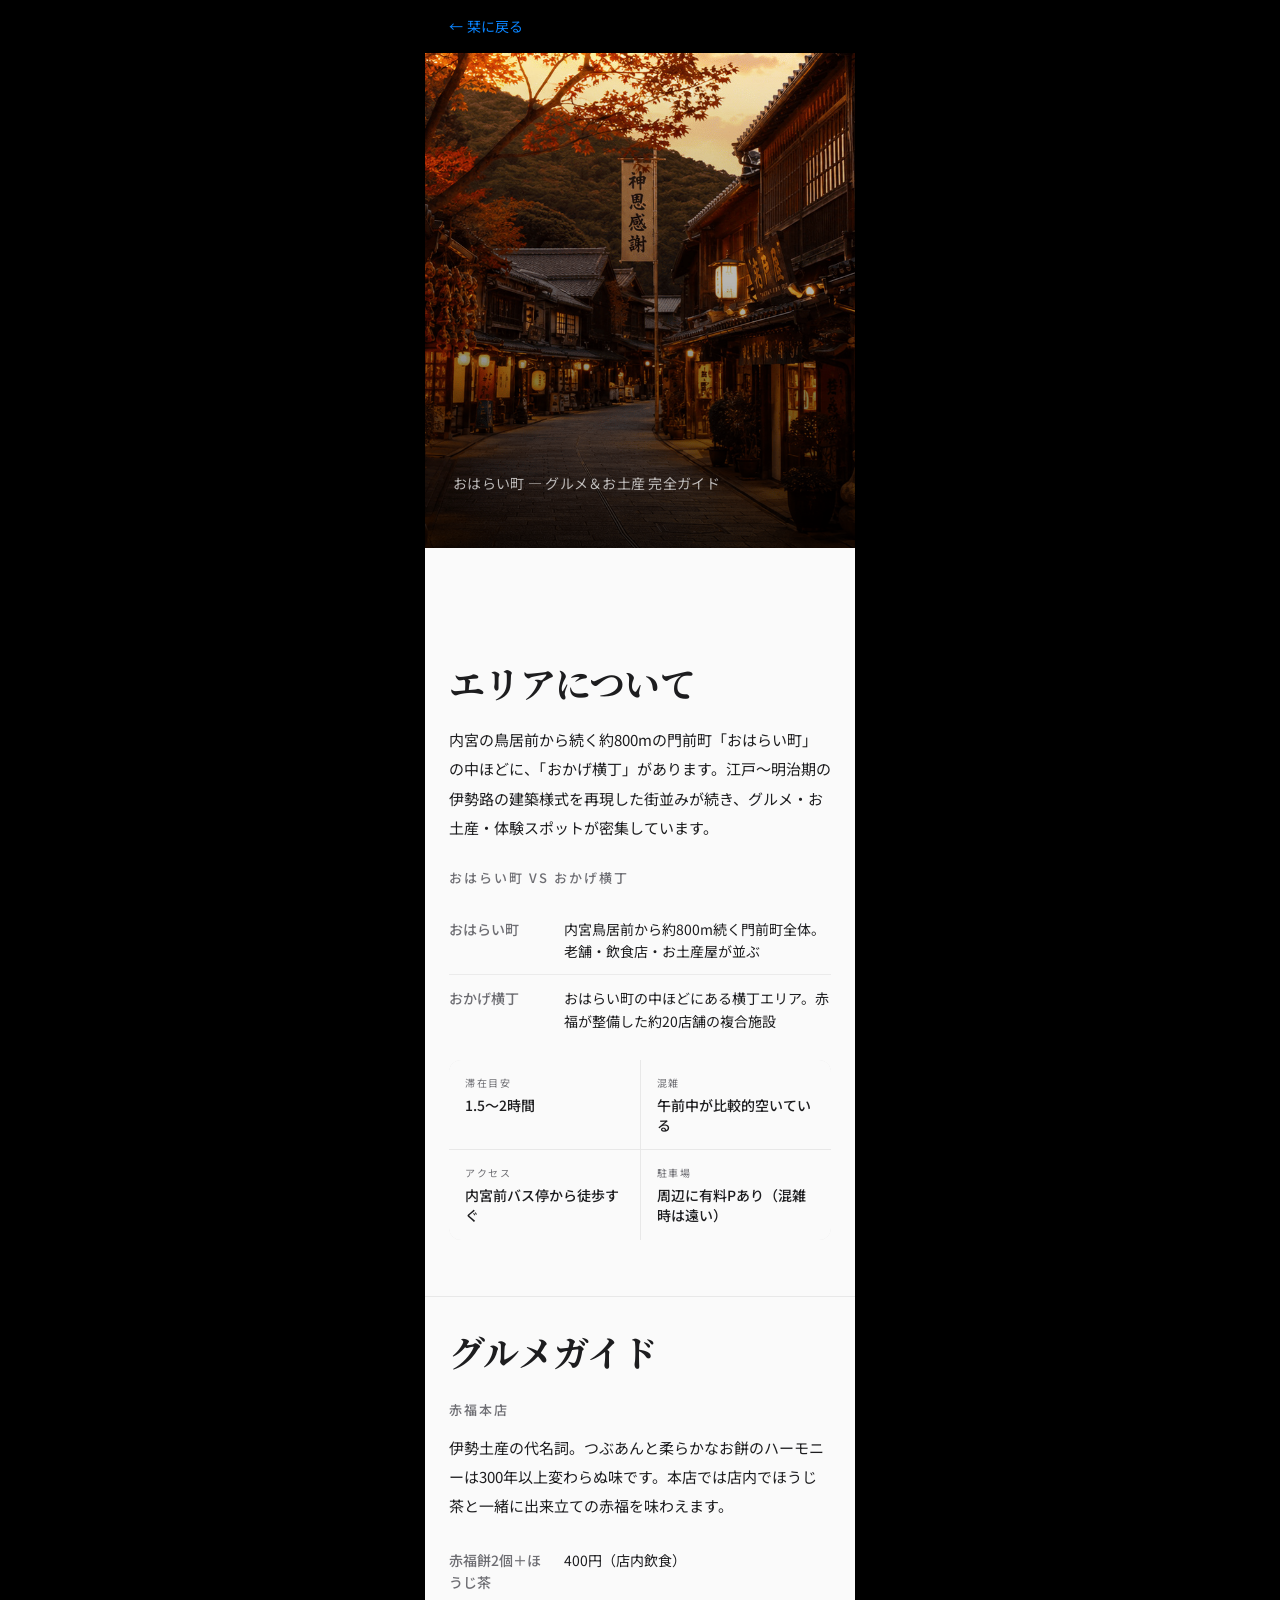
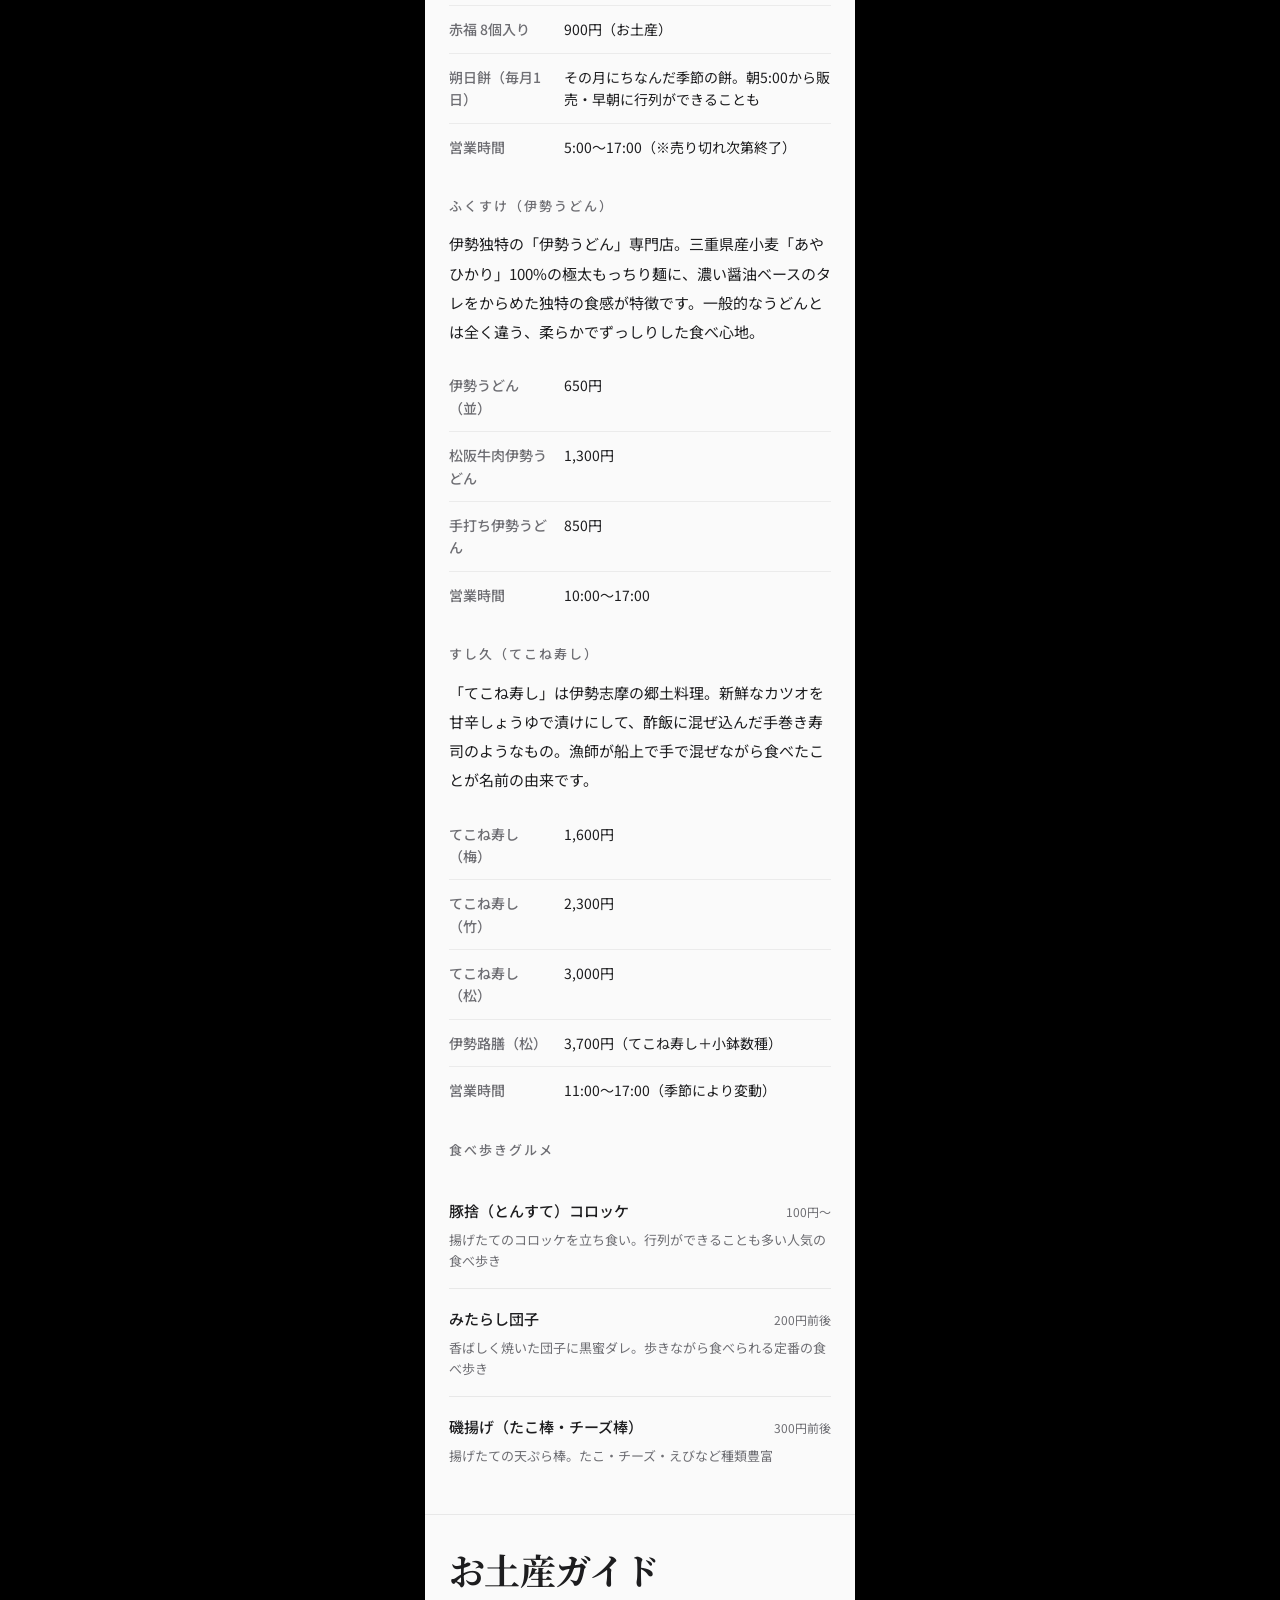
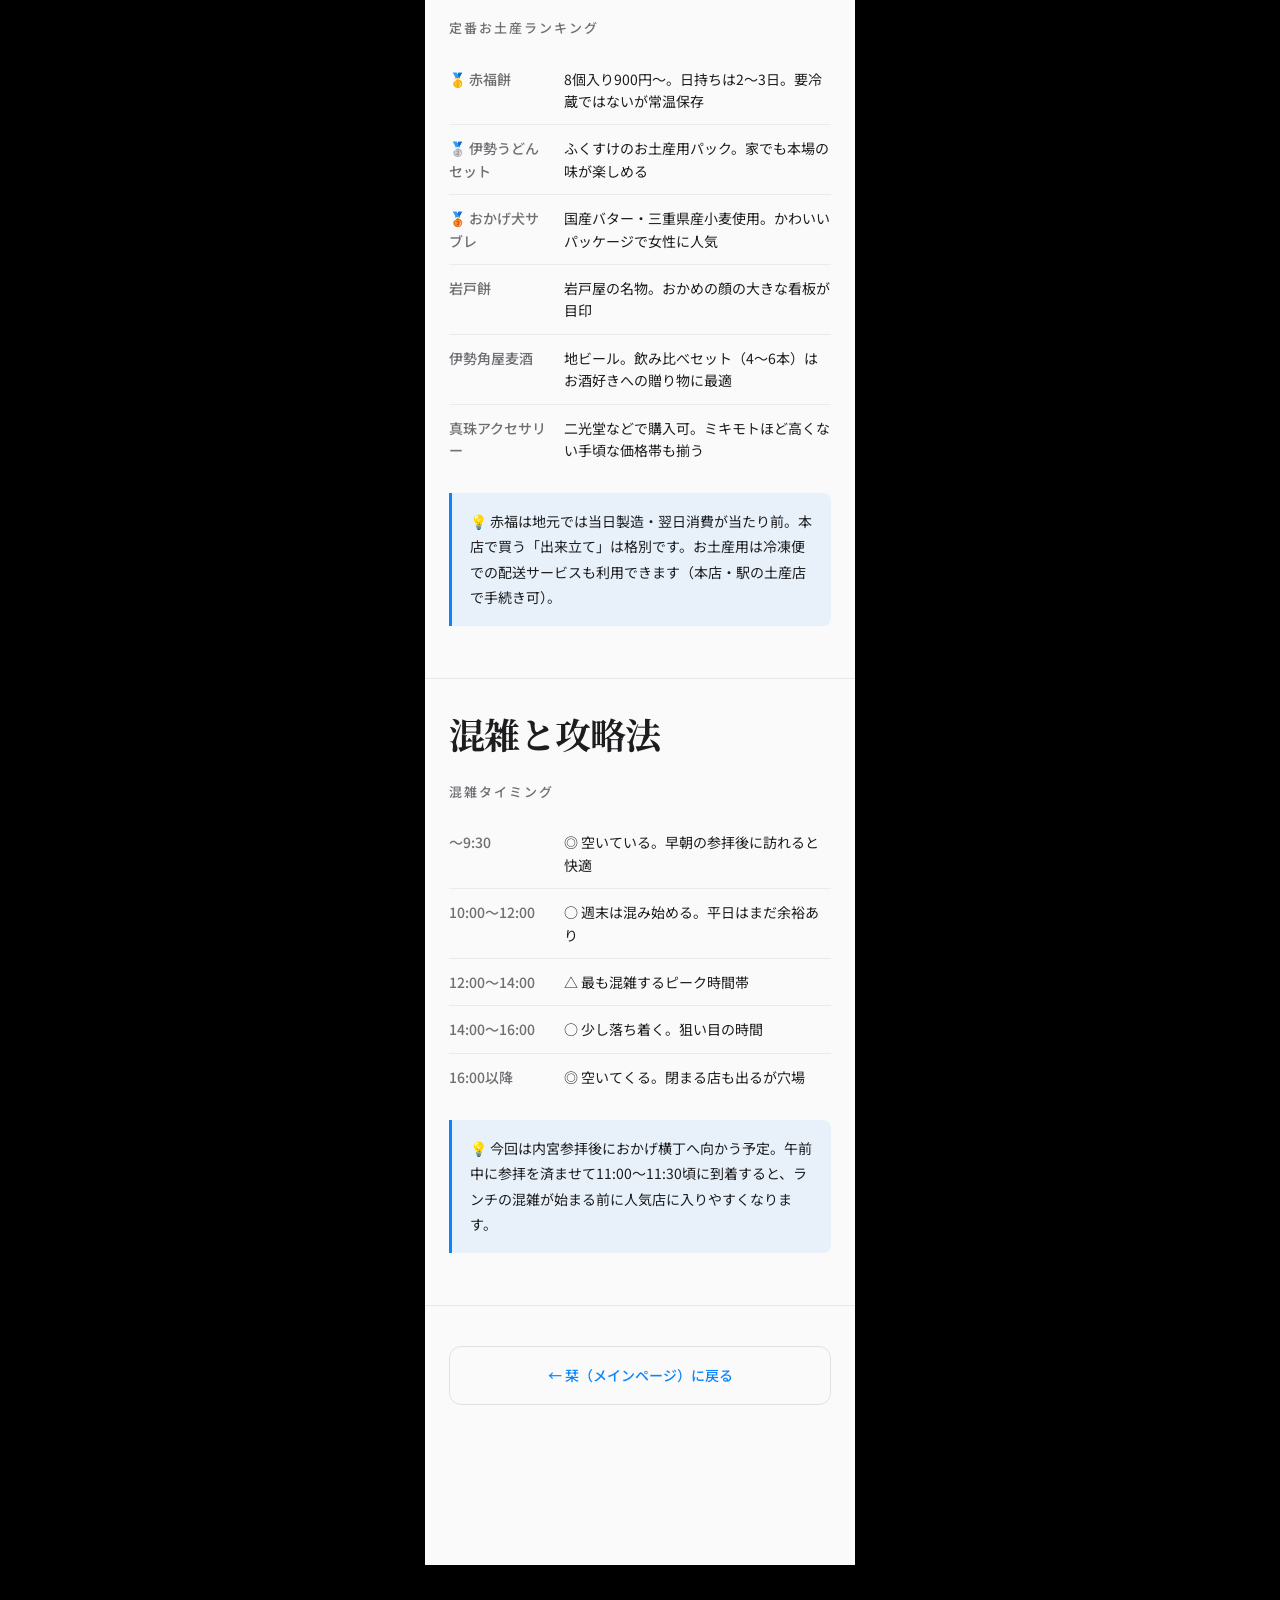
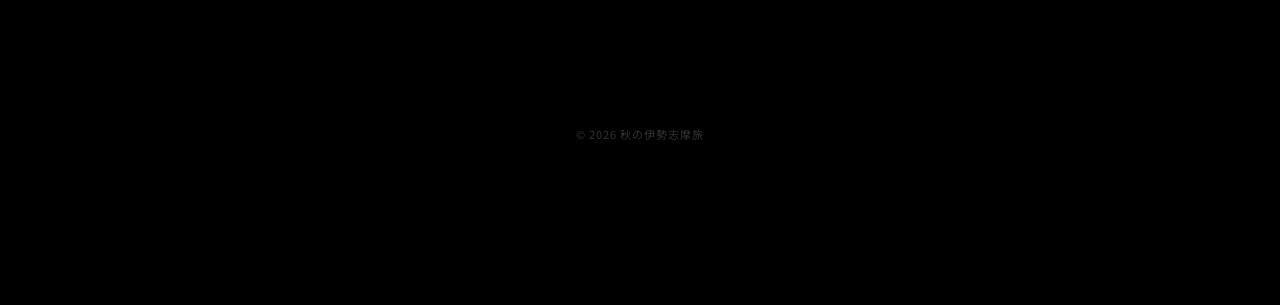
<file: okage.html>
<!DOCTYPE html>
<html lang="ja">
<head>
  <meta charset="UTF-8">
  <meta name="viewport" content="width=device-width, initial-scale=1.0">
  <title>おかげ横丁・おはらい町 完全ガイド | 秋の伊勢志摩旅</title>
  <link rel="preconnect" href="https://fonts.googleapis.com">
  <link href="https://fonts.googleapis.com/css2?family=Noto+Serif+JP:wght@700&family=Noto+Sans+JP:wght@400;500&display=swap" rel="stylesheet">
  <link rel="stylesheet" href="css/style.css">
</head>
<body>

  <div id="progress" aria-hidden="true"></div>

  <nav class="back-nav">
    <a href="index.html" class="back-link">← 栞に戻る</a>
  </nav>

  <div class="img-block img-block-short" data-fallback="#1a0e00">
    <div class="parallax-wrap">
      <img class="parallax-img" src="assets/images/okage.jpg"
           alt="おかげ横丁" loading="eager" decoding="async">
    </div>
    <div class="overlay overlay-bottom">
      <div class="overlay-text">
        <h1 class="overlay-title reveal-text">おかげ横丁</h1>
        <p class="overlay-sub">おはらい町 — グルメ＆お土産 完全ガイド</p>
      </div>
    </div>
  </div>

  <main class="subpage-content s-light">

    <!-- エリア説明 -->
    <div class="article-section fade-in">
      <h2 class="article-h2">エリアについて</h2>
      <p class="article-p">内宮の鳥居前から続く約800mの門前町「おはらい町」の中ほどに、「おかげ横丁」があります。江戸〜明治期の伊勢路の建築様式を再現した街並みが続き、グルメ・お土産・体験スポットが密集しています。</p>

      <h3 class="article-h3">おはらい町 vs おかげ横丁</h3>
      <table class="data-table">
        <tbody>
          <tr><td>おはらい町</td><td>内宮鳥居前から約800m続く門前町全体。老舗・飲食店・お土産屋が並ぶ</td></tr>
          <tr><td>おかげ横丁</td><td>おはらい町の中ほどにある横丁エリア。赤福が整備した約20店舗の複合施設</td></tr>
        </tbody>
      </table>

      <div class="info-grid">
        <div class="ig-item"><span class="ig-k">滞在目安</span><span class="ig-v">1.5〜2時間</span></div>
        <div class="ig-item"><span class="ig-k">混雑</span><span class="ig-v">午前中が比較的空いている</span></div>
        <div class="ig-item"><span class="ig-k">アクセス</span><span class="ig-v">内宮前バス停から徒歩すぐ</span></div>
        <div class="ig-item"><span class="ig-k">駐車場</span><span class="ig-v">周辺に有料Pあり（混雑時は遠い）</span></div>
      </div>
    </div>

    <!-- グルメガイド -->
    <div class="article-section fade-in">
      <h2 class="article-h2">グルメガイド</h2>

      <h3 class="article-h3">赤福本店</h3>
      <p class="article-p">伊勢土産の代名詞。つぶあんと柔らかなお餅のハーモニーは300年以上変わらぬ味です。本店では店内でほうじ茶と一緒に出来立ての赤福を味わえます。</p>
      <table class="data-table">
        <tbody>
          <tr><td>赤福餅2個＋ほうじ茶</td><td>400円（店内飲食）</td></tr>
          <tr><td>赤福 8個入り</td><td>900円（お土産）</td></tr>
          <tr><td>朔日餅（毎月1日）</td><td>その月にちなんだ季節の餅。朝5:00から販売・早朝に行列ができることも</td></tr>
          <tr><td>営業時間</td><td>5:00〜17:00（※売り切れ次第終了）</td></tr>
        </tbody>
      </table>

      <h3 class="article-h3">ふくすけ（伊勢うどん）</h3>
      <p class="article-p">伊勢独特の「伊勢うどん」専門店。三重県産小麦「あやひかり」100%の極太もっちり麺に、濃い醤油ベースのタレをからめた独特の食感が特徴です。一般的なうどんとは全く違う、柔らかでずっしりした食べ心地。</p>
      <table class="data-table">
        <tbody>
          <tr><td>伊勢うどん（並）</td><td>650円</td></tr>
          <tr><td>松阪牛肉伊勢うどん</td><td>1,300円</td></tr>
          <tr><td>手打ち伊勢うどん</td><td>850円</td></tr>
          <tr><td>営業時間</td><td>10:00〜17:00</td></tr>
        </tbody>
      </table>

      <h3 class="article-h3">すし久（てこね寿し）</h3>
      <p class="article-p">「てこね寿し」は伊勢志摩の郷土料理。新鮮なカツオを甘辛しょうゆで漬けにして、酢飯に混ぜ込んだ手巻き寿司のようなもの。漁師が船上で手で混ぜながら食べたことが名前の由来です。</p>
      <table class="data-table">
        <tbody>
          <tr><td>てこね寿し（梅）</td><td>1,600円</td></tr>
          <tr><td>てこね寿し（竹）</td><td>2,300円</td></tr>
          <tr><td>てこね寿し（松）</td><td>3,000円</td></tr>
          <tr><td>伊勢路膳（松）</td><td>3,700円（てこね寿し＋小鉢数種）</td></tr>
          <tr><td>営業時間</td><td>11:00〜17:00（季節により変動）</td></tr>
        </tbody>
      </table>

      <h3 class="article-h3">食べ歩きグルメ</h3>
      <div class="gourmet-list">
        <div class="gourmet-item">
          <div class="gi-header">
            <span class="gi-name">豚捨（とんすて）コロッケ</span>
            <span class="gi-price">100円〜</span>
          </div>
          <p class="gi-desc">揚げたてのコロッケを立ち食い。行列ができることも多い人気の食べ歩き</p>
        </div>
        <div class="gourmet-item">
          <div class="gi-header">
            <span class="gi-name">みたらし団子</span>
            <span class="gi-price">200円前後</span>
          </div>
          <p class="gi-desc">香ばしく焼いた団子に黒蜜ダレ。歩きながら食べられる定番の食べ歩き</p>
        </div>
        <div class="gourmet-item">
          <div class="gi-header">
            <span class="gi-name">磯揚げ（たこ棒・チーズ棒）</span>
            <span class="gi-price">300円前後</span>
          </div>
          <p class="gi-desc">揚げたての天ぷら棒。たこ・チーズ・えびなど種類豊富</p>
        </div>
      </div>
    </div>

    <!-- お土産ガイド -->
    <div class="article-section fade-in">
      <h2 class="article-h2">お土産ガイド</h2>

      <h3 class="article-h3">定番お土産ランキング</h3>
      <table class="data-table">
        <tbody>
          <tr><td>🥇 赤福餅</td><td>8個入り900円〜。日持ちは2〜3日。要冷蔵ではないが常温保存</td></tr>
          <tr><td>🥈 伊勢うどんセット</td><td>ふくすけのお土産用パック。家でも本場の味が楽しめる</td></tr>
          <tr><td>🥉 おかげ犬サブレ</td><td>国産バター・三重県産小麦使用。かわいいパッケージで女性に人気</td></tr>
          <tr><td>岩戸餅</td><td>岩戸屋の名物。おかめの顔の大きな看板が目印</td></tr>
          <tr><td>伊勢角屋麦酒</td><td>地ビール。飲み比べセット（4〜6本）はお酒好きへの贈り物に最適</td></tr>
          <tr><td>真珠アクセサリー</td><td>二光堂などで購入可。ミキモトほど高くない手頃な価格帯も揃う</td></tr>
        </tbody>
      </table>

      <div class="highlight-box">
        <p>💡 赤福は地元では当日製造・翌日消費が当たり前。本店で買う「出来立て」は格別です。お土産用は冷凍便での配送サービスも利用できます（本店・駅の土産店で手続き可）。</p>
      </div>
    </div>

    <!-- 混雑と攻略法 -->
    <div class="article-section fade-in">
      <h2 class="article-h2">混雑と攻略法</h2>

      <h3 class="article-h3">混雑タイミング</h3>
      <table class="data-table">
        <tbody>
          <tr><td>〜9:30</td><td>◎ 空いている。早朝の参拝後に訪れると快適</td></tr>
          <tr><td>10:00〜12:00</td><td>○ 週末は混み始める。平日はまだ余裕あり</td></tr>
          <tr><td>12:00〜14:00</td><td>△ 最も混雑するピーク時間帯</td></tr>
          <tr><td>14:00〜16:00</td><td>○ 少し落ち着く。狙い目の時間</td></tr>
          <tr><td>16:00以降</td><td>◎ 空いてくる。閉まる店も出るが穴場</td></tr>
        </tbody>
      </table>

      <div class="highlight-box">
        <p>💡 今回は内宮参拝後におかげ横丁へ向かう予定。午前中に参拝を済ませて11:00〜11:30頃に到着すると、ランチの混雑が始まる前に人気店に入りやすくなります。</p>
      </div>
    </div>

    <a href="index.html" class="page-nav-link">← 栞（メインページ）に戻る</a>

  </main>

  <footer class="s-footer s-dark">
    <div class="inner" style="text-align:center">
      <p class="footer-copy" style="margin:0">© 2026 秋の伊勢志摩旅</p>
    </div>
  </footer>

  <script src="js/scroll.js"></script>
</body>
</html>
</file>
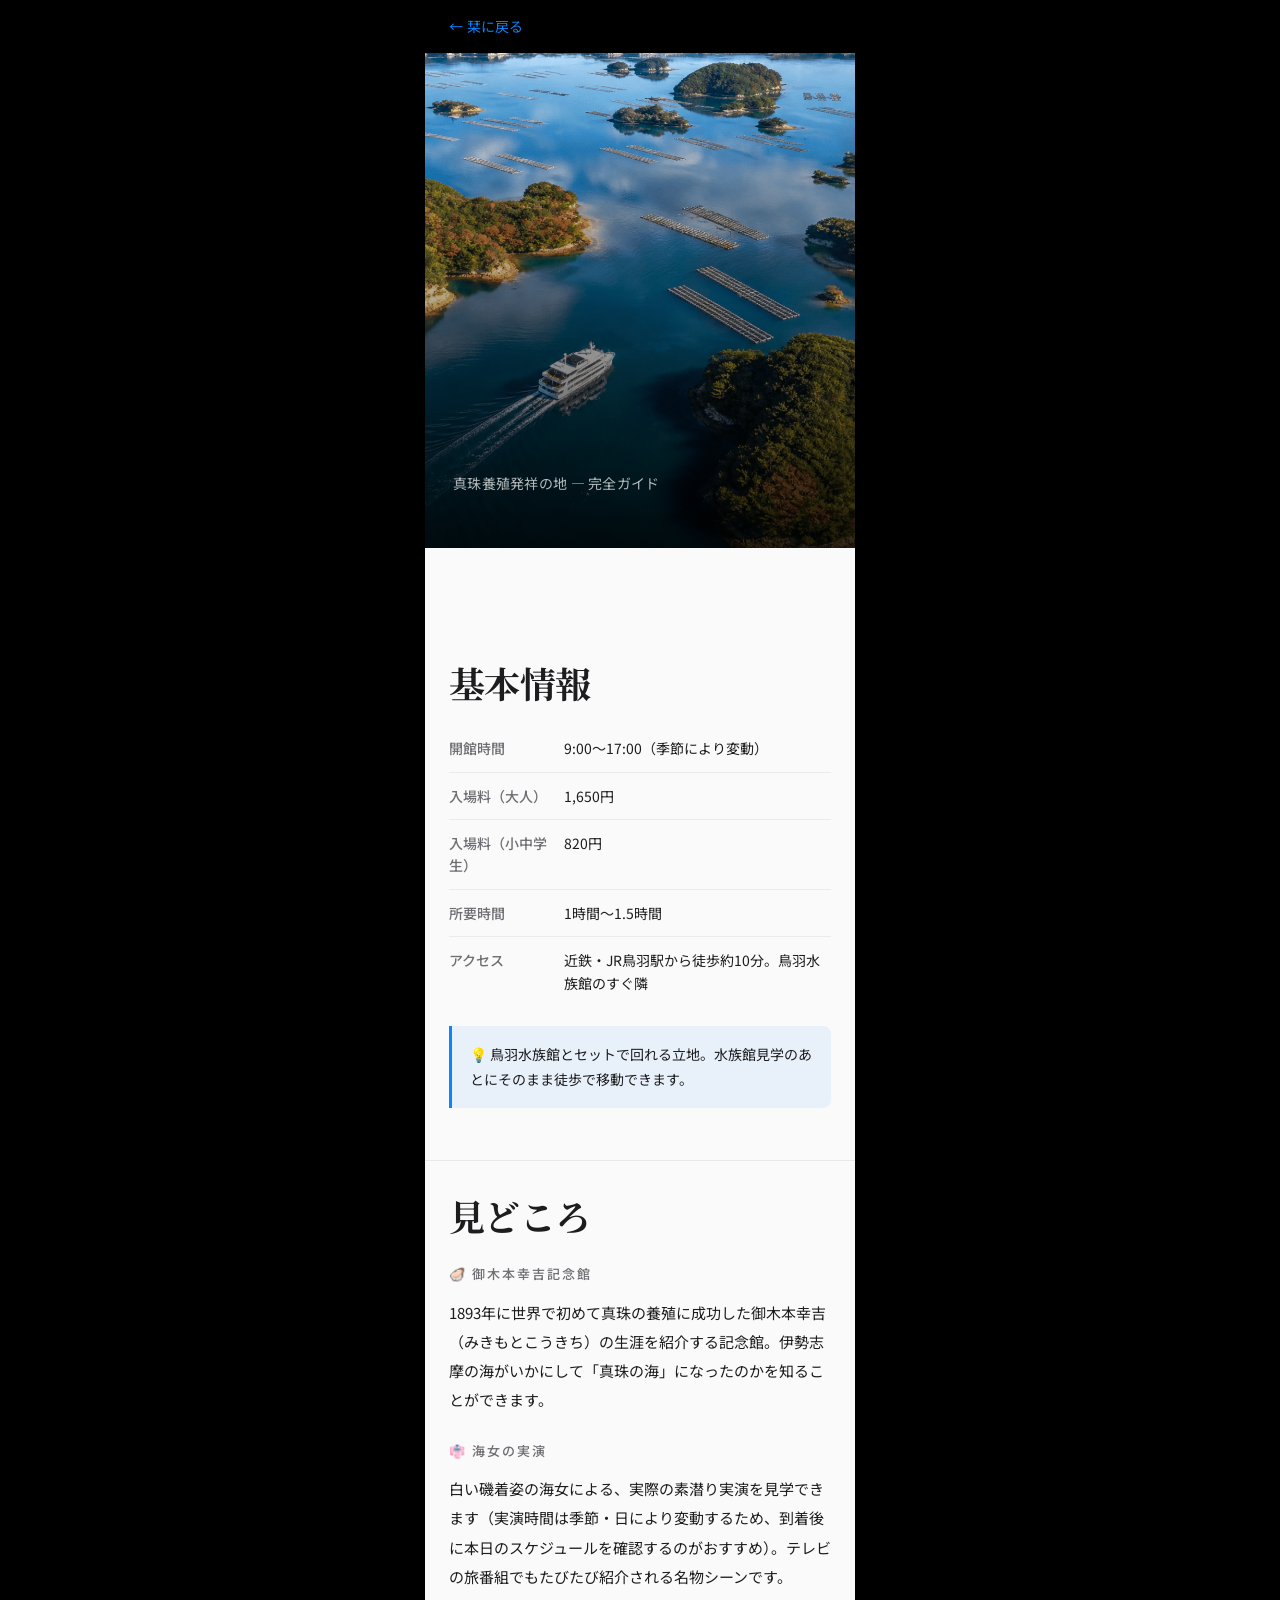
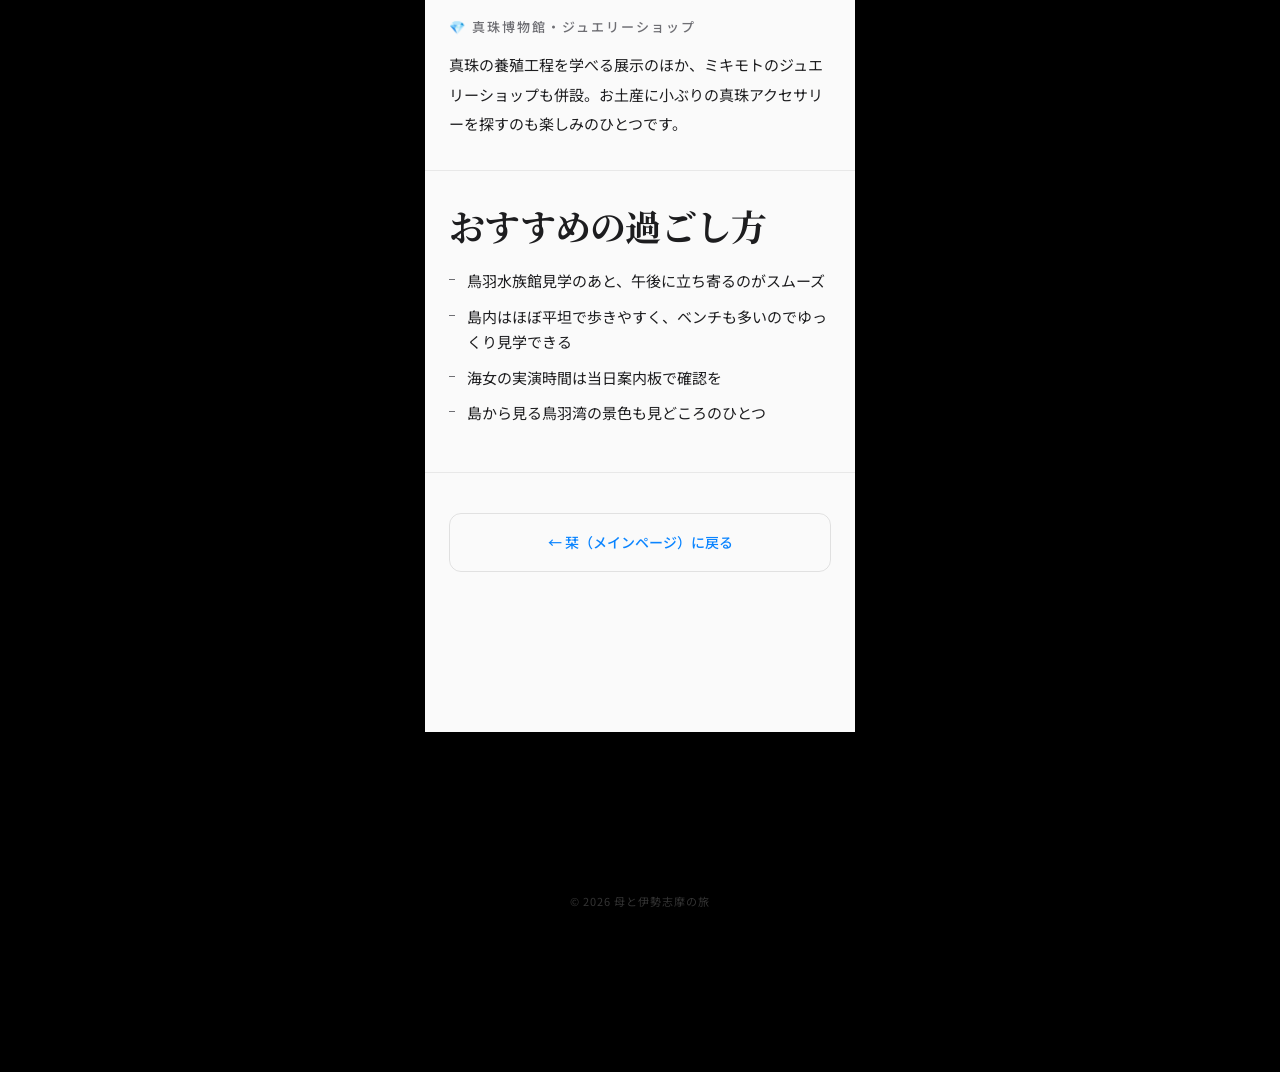
<file: pearl.html>
<!DOCTYPE html>
<html lang="ja">
<head>
  <meta charset="UTF-8">
  <meta name="viewport" content="width=device-width, initial-scale=1.0">
  <title>ミキモト真珠島 完全ガイド | 母と伊勢志摩の旅</title>
  <link rel="preconnect" href="https://fonts.googleapis.com">
  <link href="https://fonts.googleapis.com/css2?family=Noto+Serif+JP:wght@700&family=Noto+Sans+JP:wght@400;500&display=swap" rel="stylesheet">
  <link rel="stylesheet" href="css/style.css">
</head>
<body>

  <div id="progress" aria-hidden="true"></div>

  <nav class="back-nav">
    <a href="index.html" class="back-link">← 栞に戻る</a>
  </nav>

  <div class="img-block img-block-short" data-fallback="#001a2c">
    <div class="parallax-wrap">
      <img class="parallax-img" src="assets/images/cruise.jpg"
           alt="ミキモト真珠島" loading="eager" decoding="async">
    </div>
    <div class="overlay overlay-bottom">
      <div class="overlay-text">
        <h1 class="overlay-title reveal-text">ミキモト真珠島</h1>
        <p class="overlay-sub">真珠養殖発祥の地 — 完全ガイド</p>
      </div>
    </div>
  </div>

  <main class="subpage-content s-light">

    <!-- 基本情報 -->
    <div class="article-section fade-in">
      <h2 class="article-h2">基本情報</h2>
      <table class="data-table">
        <tbody>
          <tr><td>開館時間</td><td>9:00〜17:00（季節により変動）</td></tr>
          <tr><td>入場料（大人）</td><td>1,650円</td></tr>
          <tr><td>入場料（小中学生）</td><td>820円</td></tr>
          <tr><td>所要時間</td><td>1時間〜1.5時間</td></tr>
          <tr><td>アクセス</td><td>近鉄・JR鳥羽駅から徒歩約10分。鳥羽水族館のすぐ隣</td></tr>
        </tbody>
      </table>
      <div class="highlight-box">
        <p>💡 鳥羽水族館とセットで回れる立地。水族館見学のあとにそのまま徒歩で移動できます。</p>
      </div>
    </div>

    <!-- 見どころ -->
    <div class="article-section fade-in">
      <h2 class="article-h2">見どころ</h2>

      <h3 class="article-h3">🦪 御木本幸吉記念館</h3>
      <p class="article-p">1893年に世界で初めて真珠の養殖に成功した御木本幸吉（みきもとこうきち）の生涯を紹介する記念館。伊勢志摩の海がいかにして「真珠の海」になったのかを知ることができます。</p>

      <h3 class="article-h3">👘 海女の実演</h3>
      <p class="article-p">白い磯着姿の海女による、実際の素潜り実演を見学できます（実演時間は季節・日により変動するため、到着後に本日のスケジュールを確認するのがおすすめ）。テレビの旅番組でもたびたび紹介される名物シーンです。</p>

      <h3 class="article-h3">💎 真珠博物館・ジュエリーショップ</h3>
      <p class="article-p">真珠の養殖工程を学べる展示のほか、ミキモトのジュエリーショップも併設。お土産に小ぶりの真珠アクセサリーを探すのも楽しみのひとつです。</p>
    </div>

    <!-- おすすめの過ごし方 -->
    <div class="article-section fade-in">
      <h2 class="article-h2">おすすめの過ごし方</h2>
      <ul class="article-list">
        <li>鳥羽水族館見学のあと、午後に立ち寄るのがスムーズ</li>
        <li>島内はほぼ平坦で歩きやすく、ベンチも多いのでゆっくり見学できる</li>
        <li>海女の実演時間は当日案内板で確認を</li>
        <li>島から見る鳥羽湾の景色も見どころのひとつ</li>
      </ul>
    </div>

    <a href="index.html" class="page-nav-link">← 栞（メインページ）に戻る</a>

  </main>

  <footer class="s-footer s-dark">
    <div class="inner" style="text-align:center">
      <p class="footer-copy" style="margin:0">© 2026 母と伊勢志摩の旅</p>
    </div>
  </footer>

  <script src="js/scroll.js"></script>
</body>
</html>
</file>
<file: css/style.css>
/* =============================================
   Google Fonts
   ============================================= */
@import url('https://fonts.googleapis.com/css2?family=Noto+Serif+JP:wght@700&family=Noto+Sans+JP:wght@400;500&display=swap');

/* =============================================
   Variables
   ============================================= */
:root {
  --black:       #000000;
  --white:       #FAFAFA;
  --text-dark:   #F5F5F7;
  --text-light:  #1D1D1F;
  --text-muted:  #6e6e73;
  --accent:      #0A84FF;
  --font-serif:  'Noto Serif JP', serif;
  --font-sans:   'Noto Sans JP', sans-serif;
  --gap:         min(20vh, 160px);
  --gap-sm:      min(10vh, 80px);
}

/* =============================================
   Reset & Base
   ============================================= */
*, *::before, *::after { box-sizing: border-box; margin: 0; padding: 0; }

html { scroll-behavior: smooth; }

body {
  font-family: var(--font-sans);
  font-size: 17px;
  line-height: 1.8;
  background: var(--black);
  color: var(--text-dark);
  max-width: 430px;
  margin: 0 auto;
  overflow-x: hidden;
}

img { display: block; max-width: 100%; }
ul  { list-style: none; }
button { cursor: pointer; border: none; background: none; font: inherit; color: inherit; }

/* Inner wrapper */
.inner {
  padding-left: 24px;
  padding-right: 24px;
}

/* =============================================
   Progress bar
   ============================================= */
#progress {
  position: fixed;
  top: 0; left: 0;
  height: 2px;
  width: 0%;
  background: var(--accent);
  z-index: 200;
  transition: width .1s linear;
  pointer-events: none;
}

/* =============================================
   Color sections
   ============================================= */
.s-dark  { background: var(--black); color: var(--text-dark); }
.s-light { background: var(--white); color: var(--text-light); }

/* =============================================
   Full-screen image block
   ============================================= */
.img-block {
  position: relative;
  width: 100%;
  height: 100svh;
  overflow: hidden;
  /* skeleton color from data-fallback via JS */
  background-color: #111;
}

.parallax-wrap {
  position: absolute;
  /* extend 20% top+bottom for parallax range */
  top: -20%;
  bottom: -20%;
  left: 0;
  right: 0;
}

.parallax-img {
  width: 100%;
  height: 100%;
  object-fit: cover;
  object-position: center;
  opacity: 0;
  transition: opacity .7s ease;
  will-change: transform;
}

.parallax-img.loaded { opacity: 1; }

/* =============================================
   Overlay
   ============================================= */
.overlay {
  position: absolute;
  inset: 0;
  display: flex;
  flex-direction: column;
  justify-content: flex-end;
  pointer-events: none;
}

.overlay-bottom::before {
  content: '';
  position: absolute;
  inset: 0;
  background: linear-gradient(to top,
    rgba(0,0,0,.80) 0%,
    rgba(0,0,0,.30) 50%,
    transparent    100%);
}

.overlay-both::before {
  content: '';
  position: absolute;
  inset: 0;
  background:
    linear-gradient(to bottom, rgba(0,0,0,.55) 0%, transparent 35%),
    linear-gradient(to top,    rgba(0,0,0,.70) 0%, transparent 50%);
}

.overlay-text {
  position: relative;
  z-index: 1;
  padding: 0 28px 52px;
  color: var(--text-dark);
}

/* =============================================
   Hero
   ============================================= */
.s-hero { position: relative; }

.hero-body {
  position: absolute;
  top: 50%;
  left: 0; right: 0;
  transform: translateY(-50%);
  text-align: center;
  padding: 0 28px;
  z-index: 1;
  pointer-events: auto;
}

/* CSS Scroll-driven: hero text fades on scroll (Chrome 115+) */
@supports (animation-timeline: scroll()) {
  .hero-body {
    animation: hero-fade linear both;
    animation-timeline: scroll(root block);
    animation-range: 0vh 45vh;
  }
  @keyframes hero-fade {
    to { opacity: 0; transform: translateY(calc(-50% - 50px)); }
  }
}

.hero-en {
  font-family: var(--font-sans);
  font-size: 11px;
  font-weight: 500;
  letter-spacing: 4px;
  text-transform: uppercase;
  color: rgba(255,255,255,.6);
  margin-bottom: 14px;
}

.hero-h1 {
  font-family: var(--font-serif);
  font-size: clamp(38px, 9vw, 72px);
  font-weight: 700;
  letter-spacing: -0.03em;
  line-height: 1.1;
  color: var(--text-dark);
  margin-bottom: 18px;
  overflow: hidden;
}

/* line-wrap for text reveal */
.line-wrap  { display: block; overflow: hidden; }
.line-inner { display: block; }

.hero-catch {
  font-family: var(--font-serif);
  font-size: 17px;
  letter-spacing: .03em;
  color: rgba(255,255,255,.85);
  margin-bottom: 20px;
}

.hero-meta {
  font-size: 13px;
  letter-spacing: 1px;
  color: rgba(255,255,255,.5);
}

/* Fade-in on load */
.fade-hero {
  opacity: 0;
  transform: translateY(12px);
  animation: hero-appear .9s cubic-bezier(.16,1,.3,1) forwards;
}
@keyframes hero-appear {
  to { opacity: 1; transform: translateY(0); }
}

/* Scroll hint */
.scroll-hint {
  position: absolute;
  bottom: 36px;
  left: 50%;
  transform: translateX(-50%);
  z-index: 2;
  display: flex;
  flex-direction: column;
  align-items: center;
  gap: 6px;
  pointer-events: auto;
}
.scroll-arrow {
  display: block;
  font-size: 18px;
  color: rgba(255,255,255,.5);
  animation: bounce-scroll 2s ease-in-out infinite;
}
.scroll-label {
  font-size: 10px;
  letter-spacing: 3px;
  text-transform: uppercase;
  color: rgba(255,255,255,.35);
}
@keyframes bounce-scroll {
  0%,100% { transform: translateY(0); }
  50%     { transform: translateY(7px); }
}

/* =============================================
   Summary
   ============================================= */
.s-summary {
  padding: var(--gap) 0;
}

.line-draw {
  height: 1px;
  background: currentColor;
  opacity: .12;
  width: 0;
  margin: 0 24px var(--gap-sm);
  transition: width 1.4s cubic-bezier(.16,1,.3,1);
}
.line-draw.drawn { width: calc(100% - 48px); }

.stats {
  display: flex;
  gap: 0;
  text-align: center;
}

.stat {
  flex: 1;
  display: flex;
  flex-direction: column;
  align-items: center;
  padding: 0 8px;
  border-right: 1px solid rgba(0,0,0,.08);
}
.stat:last-child { border-right: none; }

.stat-num {
  font-family: var(--font-serif);
  font-size: clamp(40px, 10vw, 72px);
  font-weight: 700;
  letter-spacing: -0.04em;
  line-height: 1;
  color: var(--text-light);
}

.stat-unit {
  font-size: 12px;
  font-weight: 500;
  color: var(--text-light);
  margin-top: 6px;
}

.stat-desc {
  font-size: 11px;
  color: var(--text-muted);
  margin-top: 4px;
  line-height: 1.5;
}

/* =============================================
   移動ガイドカード
   ============================================= */
.move-card {
  padding: 0;
  border-top: 1px solid rgba(255,255,255,.07);
}
.move-card-light {
  border-top-color: rgba(0,0,0,.07);
}
.move-card .inner { padding-top: 24px; padding-bottom: 24px; }

.move-header {
  display: flex;
  align-items: baseline;
  gap: 10px;
  margin-bottom: 16px;
  flex-wrap: wrap;
}

.move-label {
  font-size: 10px;
  letter-spacing: 3px;
  text-transform: uppercase;
  color: var(--accent);
  font-weight: 500;
  flex-shrink: 0;
}
.move-label-light { color: var(--accent); }

.move-route-text {
  font-family: var(--font-serif);
  font-size: 16px;
  font-weight: 700;
  color: var(--text-dark);
  flex: 1;
  letter-spacing: -.01em;
}
.move-route-light { color: var(--text-light); }

.move-dur {
  font-size: 12px;
  color: rgba(255,255,255,.65);
  flex-shrink: 0;
}
.move-dur-light { color: var(--text-muted); }

.move-grid {
  display: flex;
  flex-direction: column;
  gap: 8px;
  margin-bottom: 16px;
  padding: 16px;
  border-radius: 10px;
  background: rgba(255,255,255,.05);
}
.move-grid-light {
  background: rgba(0,0,0,.04);
}

.mg-item {
  display: flex;
  gap: 12px;
  align-items: baseline;
}
.mg-k {
  font-size: 11px;
  letter-spacing: 1px;
  color: rgba(255,255,255,.6);
  flex-shrink: 0;
  width: 28px;
}
.move-grid-light .mg-k { color: var(--text-muted); }

.mg-v {
  font-size: 14px;
  color: #F5F5F7;
  line-height: 1.5;
}
.move-grid-light .mg-v { color: var(--text-light); }

.move-tip {
  font-size: 13px;
  color: rgba(255,255,255,.72);
  line-height: 1.7;
  margin-top: 4px;
}
.move-card-light .move-tip { color: var(--text-muted); }

/* =============================================
   情報グリッド
   ============================================= */
.info-grid {
  display: grid;
  grid-template-columns: 1fr 1fr;
  gap: 1px;
  background: rgba(0,0,0,.07);
  border-radius: 12px;
  overflow: hidden;
  margin-bottom: 24px;
}

.ig-item {
  background: var(--white);
  padding: 14px 16px;
  display: flex;
  flex-direction: column;
  gap: 4px;
}

.ig-k {
  font-size: 10px;
  letter-spacing: 1.5px;
  text-transform: uppercase;
  color: var(--text-muted);
}

.ig-v {
  font-size: 14px;
  font-weight: 500;
  color: var(--text-light);
  line-height: 1.4;
}

/* =============================================
   サブセクション（アコーディオン内）
   ============================================= */
.sub-section {
  margin-bottom: 20px;
}
.sub-section:last-child { margin-bottom: 0; }

.sub-title {
  font-size: 12px;
  font-weight: 500;
  letter-spacing: 1px;
  text-transform: uppercase;
  color: var(--text-muted);
  margin-bottom: 10px;
}
.sub-title-sm { font-size: 11px; margin-bottom: 8px; }

.sub-note {
  font-size: 12px;
  color: var(--text-muted);
  margin-top: 8px;
  line-height: 1.6;
}

/* 番号付きリスト */
.order-list {
  list-style: none;
  counter-reset: ol-counter;
  display: flex;
  flex-direction: column;
  gap: 10px;
}
.order-list li {
  counter-increment: ol-counter;
  font-size: 14px;
  color: var(--text-light);
  line-height: 1.6;
  padding-left: 24px;
  position: relative;
}
.order-list li::before {
  content: counter(ol-counter);
  position: absolute;
  left: 0;
  top: 0;
  font-size: 11px;
  font-weight: 700;
  color: var(--accent);
  background: rgba(10,132,255,.1);
  width: 18px;
  height: 18px;
  border-radius: 50%;
  display: flex;
  align-items: center;
  justify-content: center;
  line-height: 1;
  padding-top: 1px;
}

/* 時間タグ */
.time-tags {
  display: flex;
  flex-wrap: wrap;
  gap: 8px;
  margin-bottom: 4px;
}
.time-tag {
  font-size: 13px;
  font-weight: 500;
  color: var(--text-light);
  background: rgba(0,0,0,.06);
  border-radius: 6px;
  padding: 5px 12px;
  letter-spacing: .5px;
}

/* ダーク背景の detail-list */
.detail-dark li { color: rgba(255,255,255,.88); }
.detail-dark li::before { content: '–'; color: rgba(255,255,255,.4); background: none; position: absolute; left:0; }

/* ダーク背景の accordion-btn */
.acc-dark {
  color: rgba(255,255,255,.65) !important;
  border-top: 1px solid rgba(255,255,255,.1);
  padding-top: 16px;
  margin-top: 4px;
}
.acc-dark:hover { color: rgba(255,255,255,.9) !important; }

/* 詳細リンク */
.detail-link {
  display: inline-flex;
  align-items: center;
  gap: 6px;
  font-size: 14px;
  font-weight: 500;
  color: var(--accent);
  text-decoration: none;
  letter-spacing: .02em;
  margin-bottom: 20px;
  transition: gap .2s ease;
}
.detail-link:hover { gap: 10px; }
.detail-link-dark { color: #4da3ff; }

/* =============================================
   グルメリスト
   ============================================= */
.gourmet-list {
  display: flex;
  flex-direction: column;
  gap: 0;
  padding-top: 8px;
}

.gourmet-item {
  padding: 16px 0;
  border-bottom: 1px solid rgba(0,0,0,.07);
}
.gourmet-item:last-child { border-bottom: none; }

.gi-header {
  display: flex;
  align-items: baseline;
  justify-content: space-between;
  gap: 8px;
  margin-bottom: 5px;
  flex-wrap: wrap;
}

.gi-name {
  font-size: 15px;
  font-weight: 500;
  color: var(--text-light);
}

.gi-price {
  font-size: 12px;
  color: var(--text-muted);
  flex-shrink: 0;
}

.gi-dist {
  font-size: 12px;
  color: var(--text-muted);
  flex-shrink: 0;
}

.gi-desc {
  font-size: 13px;
  color: var(--text-muted);
  line-height: 1.65;
}

/* =============================================
   Day sticky header
   ============================================= */
.day-sticky {
  position: sticky;
  top: 0;
  z-index: 50;
  display: flex;
  align-items: baseline;
  gap: 10px;
  padding: 14px 24px;
}

.day-sticky-dark {
  background: rgba(0,0,0,.88);
  backdrop-filter: blur(16px);
  -webkit-backdrop-filter: blur(16px);
}

.day-sticky-light {
  background: rgba(250,250,250,.88);
  backdrop-filter: blur(16px);
  -webkit-backdrop-filter: blur(16px);
}

.day-tag {
  font-family: var(--font-sans);
  font-size: 11px;
  font-weight: 500;
  letter-spacing: 3px;
  text-transform: uppercase;
  color: var(--accent);
}

.day-dash {
  font-size: 11px;
  opacity: .4;
}

.day-place {
  font-family: var(--font-serif);
  font-size: 16px;
  font-weight: 700;
  letter-spacing: -.01em;
}

/* =============================================
   Overlay text (image caption)
   ============================================= */
.overlay-title {
  font-family: var(--font-serif);
  font-size: clamp(28px, 7vw, 52px);
  font-weight: 700;
  letter-spacing: -0.03em;
  line-height: 1.15;
  color: var(--text-dark);
  margin-bottom: 8px;
}

.overlay-sub {
  font-size: 14px;
  color: rgba(255,255,255,.7);
  letter-spacing: .02em;
}

/* Text reveal via clip-path */
.reveal-text {
  clip-path: inset(100% 0 0 0);
  transition: clip-path .9s cubic-bezier(.16,1,.3,1);
}
.reveal-text.revealed { clip-path: inset(0% 0 0 0); }

/* =============================================
   Detail card (accordion)
   ============================================= */
.detail-wrap {
  padding: 0;
}

.detail-wrap .inner {
  padding-top: 32px;
  padding-bottom: 32px;
}

.accordion-btn {
  display: flex;
  align-items: center;
  justify-content: space-between;
  width: 100%;
  font-size: 14px;
  font-weight: 500;
  color: var(--accent);
  letter-spacing: .02em;
  padding: 0;
  -webkit-tap-highlight-color: transparent;
}

.acc-icon {
  flex-shrink: 0;
  transition: transform .4s cubic-bezier(.16,1,.3,1);
}
.accordion-btn[aria-expanded="true"] .acc-icon {
  transform: rotate(180deg);
}

.accordion-body {
  max-height: 0;
  overflow: hidden;
  transition: max-height .5s cubic-bezier(.16,1,.3,1);
}
.accordion-body.open { max-height: 400px; }

.detail-list {
  padding-top: 20px;
  display: flex;
  flex-direction: column;
  gap: 12px;
}

.detail-list li {
  font-size: 15px;
  color: var(--text-light);
  line-height: 1.7;
  padding-left: 16px;
  position: relative;
}
.detail-list li::before {
  content: '';
  position: absolute;
  left: 0;
  top: .65em;
  width: 5px;
  height: 1px;
  background: var(--text-muted);
}

/* =============================================
   Stay block
   ============================================= */
.stay-block {
  padding: var(--gap-sm) 24px;
  border-top: 1px solid rgba(255,255,255,.06);
}

.stay-light {
  border-top-color: rgba(0,0,0,.06);
}

.stay-title {
  font-family: var(--font-serif);
  font-size: 18px;
  font-weight: 700;
  margin-bottom: 8px;
  letter-spacing: -.01em;
}

.stay-desc {
  font-size: 14px;
  opacity: .6;
}

/* =============================================
   Optional spot
   ============================================= */
.optional-spot {
  padding: var(--gap-sm) 0;
  border-top: 1px solid rgba(0,0,0,.06);
}

.optional-spot .inner { display: flex; flex-direction: column; gap: 6px; }

.opt-tag {
  font-size: 11px;
  letter-spacing: 2px;
  color: var(--text-muted);
  text-transform: uppercase;
}

.opt-title {
  font-family: var(--font-serif);
  font-size: 20px;
  font-weight: 700;
  color: var(--text-light);
}

.opt-desc {
  font-size: 14px;
  color: var(--text-muted);
  line-height: 1.7;
}

/* =============================================
   Return block (Day 3)
   ============================================= */
.return-block {
  padding: var(--gap-sm) 24px;
  border-top: 1px solid rgba(255,255,255,.06);
}

.return-route {
  font-family: var(--font-serif);
  font-size: 16px;
  font-weight: 700;
  margin-bottom: 8px;
  letter-spacing: -.01em;
}

.return-desc {
  font-size: 14px;
  opacity: .55;
}

/* =============================================
   Scroll animations (JS-driven fallback)
   ============================================= */
.fade-in {
  opacity: 0;
  transform: scale(1.04);
  transition: opacity .9s ease, transform .9s ease;
}
.fade-in.visible {
  opacity: 1;
  transform: scale(1);
}

/* =============================================
   Checklist
   ============================================= */
.s-checklist {
  padding: var(--gap) 0;
}

.section-en {
  font-size: 11px;
  font-weight: 500;
  letter-spacing: 4px;
  text-transform: uppercase;
  color: var(--text-muted);
  margin-bottom: 12px;
}

.section-h2 {
  font-family: var(--font-serif);
  font-size: clamp(32px, 8vw, 56px);
  font-weight: 700;
  letter-spacing: -0.03em;
  line-height: 1.1;
  color: var(--text-light);
  margin-bottom: var(--gap-sm);
}

.checklist {
  display: flex;
  flex-direction: column;
  margin-top: 8px;
}

.check-item {
  border-bottom: 1px solid rgba(0,0,0,.07);
}
.check-item:first-child { border-top: 1px solid rgba(0,0,0,.07); }

.check-btn {
  display: flex;
  align-items: center;
  gap: 16px;
  width: 100%;
  padding: 20px 0;
  text-align: left;
  -webkit-tap-highlight-color: transparent;
}

.check-icon {
  width: 20px;
  height: 20px;
  border-radius: 50%;
  border: 1.5px solid #c7c7cc;
  flex-shrink: 0;
  display: flex;
  align-items: center;
  justify-content: center;
  font-size: 11px;
  color: transparent;
  transition: border-color .3s, background .3s, color .3s;
}

.check-label {
  flex: 1;
  font-size: 15px;
  color: var(--text-light);
  line-height: 1.5;
  transition: opacity .4s ease, text-decoration-color .4s ease;
  text-decoration: line-through;
  text-decoration-color: transparent;
}

.check-badge {
  font-size: 10px;
  letter-spacing: 1px;
  color: var(--accent);
  border: 1px solid currentColor;
  border-radius: 4px;
  padding: 2px 7px;
  flex-shrink: 0;
}

/* Checked state — quiet */
.check-item.checked .check-icon {
  border-color: #34c759;
  background: #34c759;
  color: #fff;
}
.check-item.checked .check-label {
  text-decoration-color: var(--text-muted);
  opacity: .4;
}

#complete-msg {
  margin-top: 40px;
  font-family: var(--font-serif);
  font-size: 20px;
  font-weight: 700;
  color: var(--text-light);
  opacity: 0;
  transition: opacity .8s ease;
  letter-spacing: .02em;
}
#complete-msg.visible { opacity: 1; }

/* =============================================
   Footer
   ============================================= */
.s-footer {
  padding: var(--gap) 0;
  text-align: center;
}

.footer-main {
  font-family: var(--font-serif);
  font-size: clamp(32px, 8vw, 56px);
  font-weight: 700;
  letter-spacing: -0.03em;
  margin-bottom: 12px;
}

.footer-en {
  font-size: 13px;
  letter-spacing: 4px;
  text-transform: uppercase;
  color: rgba(255,255,255,.35);
  margin-bottom: 40px;
}

.footer-copy {
  font-size: 11px;
  color: rgba(255,255,255,.2);
  letter-spacing: 1px;
}

/* =============================================
   Print
   ============================================= */
/* =============================================
   サブページ共通
   ============================================= */
.back-nav {
  position: sticky;
  top: 0;
  z-index: 100;
  background: rgba(0,0,0,.92);
  backdrop-filter: blur(16px);
  -webkit-backdrop-filter: blur(16px);
  padding: 14px 24px;
  display: flex;
  align-items: center;
}

.back-link {
  font-size: 14px;
  color: var(--accent);
  text-decoration: none;
  display: inline-flex;
  align-items: center;
  gap: 6px;
  letter-spacing: .02em;
  transition: gap .2s;
}
.back-link:hover { gap: 10px; }

.img-block-short { height: 55vh; }

.subpage-content {
  padding: var(--gap-sm) 0 var(--gap);
}

.article-section {
  padding: 32px 24px;
  border-bottom: 1px solid rgba(0,0,0,.07);
}
.article-section:last-child { border-bottom: none; }

.article-h2 {
  font-family: var(--font-serif);
  font-size: clamp(22px, 5.5vw, 36px);
  font-weight: 700;
  color: var(--text-light);
  margin-bottom: 20px;
  letter-spacing: -.02em;
  line-height: 1.25;
}

.article-h3 {
  font-family: var(--font-sans);
  font-size: 13px;
  font-weight: 500;
  letter-spacing: 2px;
  text-transform: uppercase;
  color: var(--text-muted);
  margin-bottom: 12px;
  margin-top: 24px;
}
.article-h3:first-child { margin-top: 0; }

.article-p {
  font-size: 15px;
  color: var(--text-light);
  line-height: 1.95;
  margin-bottom: 14px;
}
.article-p:last-child { margin-bottom: 0; }

.article-list {
  list-style: none;
  display: flex;
  flex-direction: column;
  gap: 10px;
  margin-bottom: 14px;
}
.article-list li {
  font-size: 15px;
  color: var(--text-light);
  line-height: 1.7;
  padding-left: 18px;
  position: relative;
}
.article-list li::before {
  content: '';
  position: absolute;
  left: 0; top: .72em;
  width: 6px; height: 1px;
  background: var(--text-muted);
}

.highlight-box {
  background: rgba(10,132,255,.07);
  border-left: 3px solid var(--accent);
  border-radius: 0 8px 8px 0;
  padding: 16px 18px;
  margin: 20px 0;
}
.highlight-box p {
  font-size: 14px;
  color: var(--text-light);
  line-height: 1.8;
}

.warn-box {
  background: rgba(255,159,10,.08);
  border-left: 3px solid #FF9F0A;
  border-radius: 0 8px 8px 0;
  padding: 16px 18px;
  margin: 20px 0;
}
.warn-box p {
  font-size: 14px;
  color: var(--text-light);
  line-height: 1.8;
}

.data-table {
  width: 100%;
  border-collapse: collapse;
  font-size: 14px;
  margin: 16px 0;
}
.data-table th {
  text-align: left;
  font-weight: 500;
  font-size: 11px;
  letter-spacing: 1px;
  text-transform: uppercase;
  color: var(--text-muted);
  padding: 10px 0 8px;
  border-bottom: 1px solid rgba(0,0,0,.1);
}
.data-table td {
  padding: 12px 0;
  color: var(--text-light);
  border-bottom: 1px solid rgba(0,0,0,.06);
  line-height: 1.6;
  vertical-align: top;
}
.data-table td:first-child {
  font-weight: 500;
  color: var(--text-muted);
  width: 30%;
  padding-right: 16px;
}
.data-table tr:last-child td { border-bottom: none; }

.page-nav-link {
  display: flex;
  align-items: center;
  justify-content: center;
  gap: 8px;
  margin: 40px 24px 0;
  padding: 16px;
  border: 1px solid rgba(0,0,0,.1);
  border-radius: 12px;
  font-size: 14px;
  color: var(--accent);
  text-decoration: none;
  font-weight: 500;
  transition: background .2s;
}
.page-nav-link:hover { background: rgba(10,132,255,.05); }

/* =============================================
   @media print
   ============================================= */
@media print {
  body { max-width: 100%; background: #fff; color: #000; }
  #progress { display: none; }

  .s-dark  { background: #fff !important; color: #000 !important; }
  .s-light { background: #fff !important; }

  .img-block {
    height: 60vw;
    break-inside: avoid;
  }
  .parallax-img { opacity: 1 !important; }

  .day-sticky { position: static; background: none !important; }
  .day-tag { color: #000; }

  .overlay-bottom::before,
  .overlay-both::before { display: none; }

  .overlay-title,
  .overlay-sub { color: #000; }

  .s-footer { background: #fff !important; }
  .footer-main, .footer-en, .footer-copy { color: #000 !important; opacity: 1 !important; }

  .fade-in   { opacity: 1 !important; transform: none !important; }
  .reveal-text { clip-path: none !important; }
  .line-inner  { transform: none !important; }

  .scroll-hint { display: none; }
}

/* =============================================
   Reduced motion
   ============================================= */
@media (prefers-reduced-motion: reduce) {
  *, *::before, *::after {
    animation-duration: .01ms !important;
    animation-iteration-count: 1 !important;
    transition-duration: .01ms !important;
  }
  .fade-in    { opacity: 1; transform: none; }
  .reveal-text { clip-path: inset(0% 0 0 0); }
  .line-inner  { transform: none; }
  .line-draw   { width: calc(100% - 48px); }
  .parallax-img { opacity: 1; }
}
</file>
